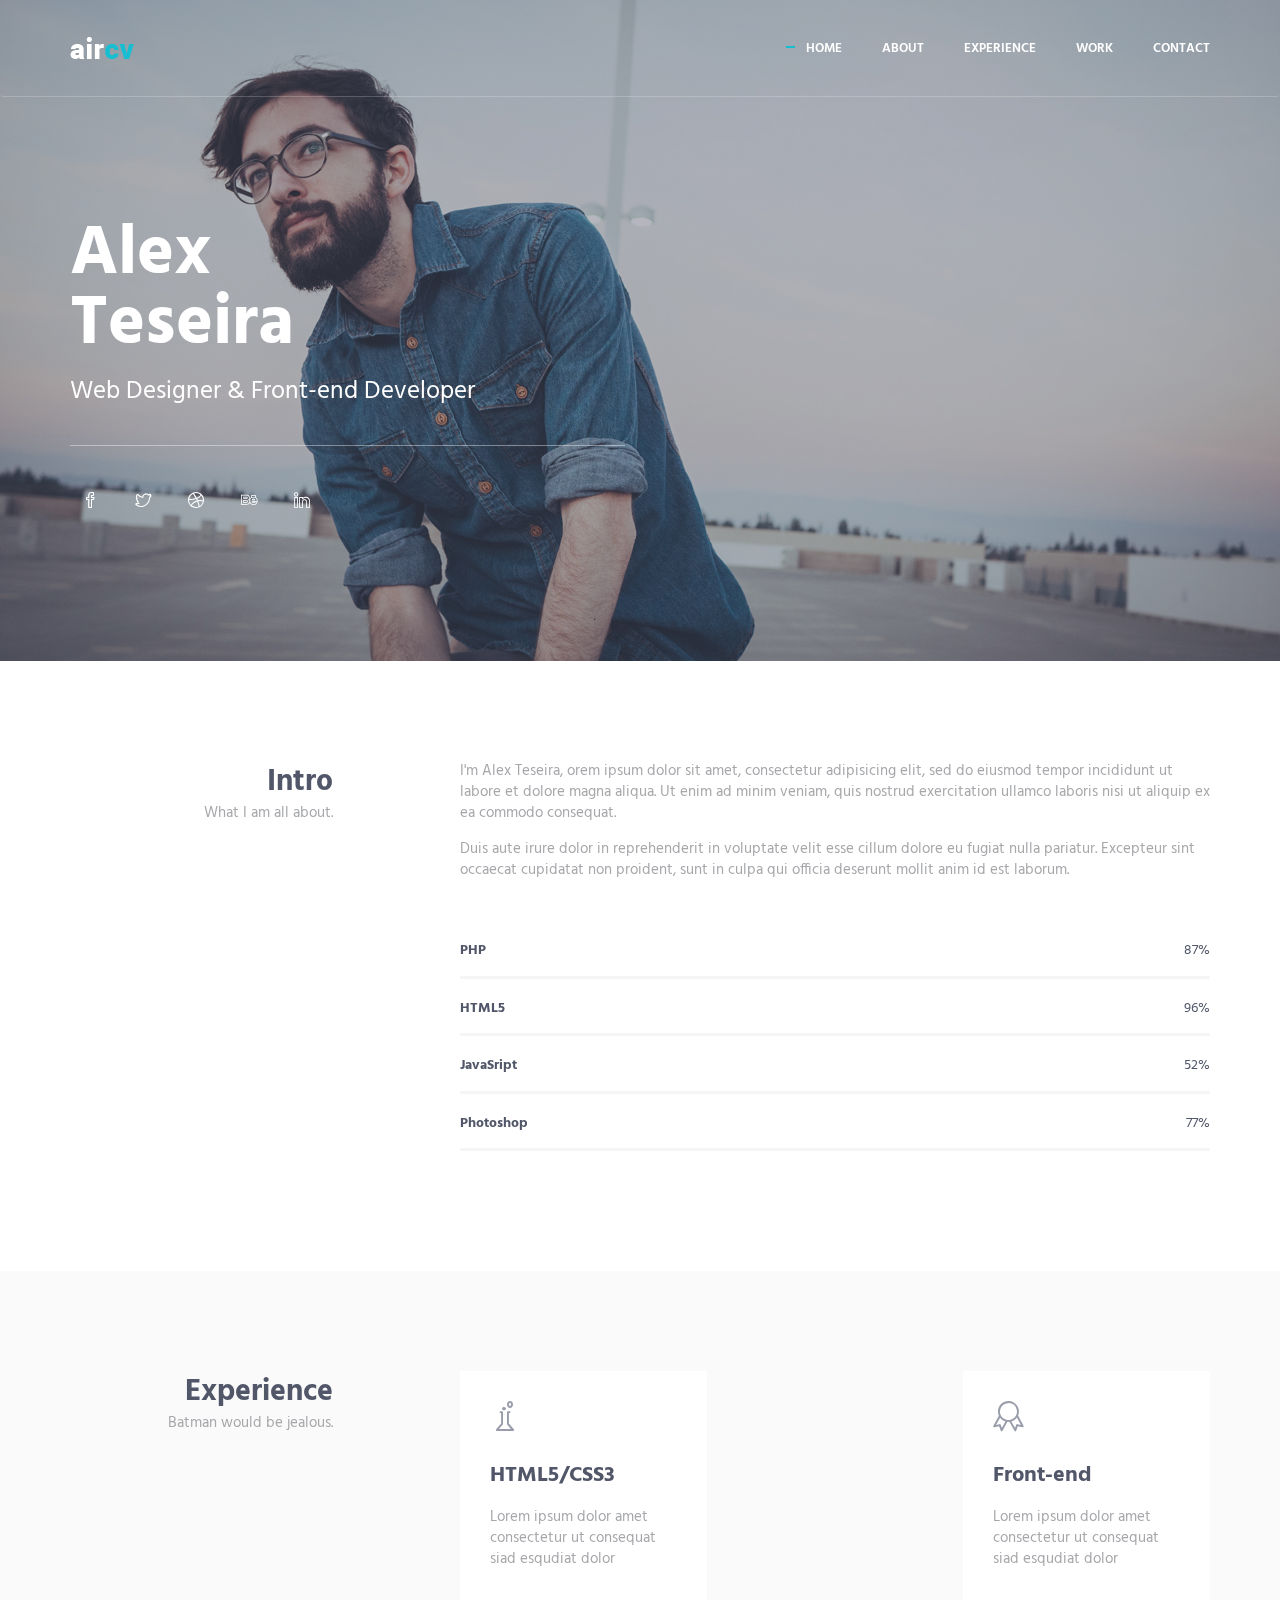
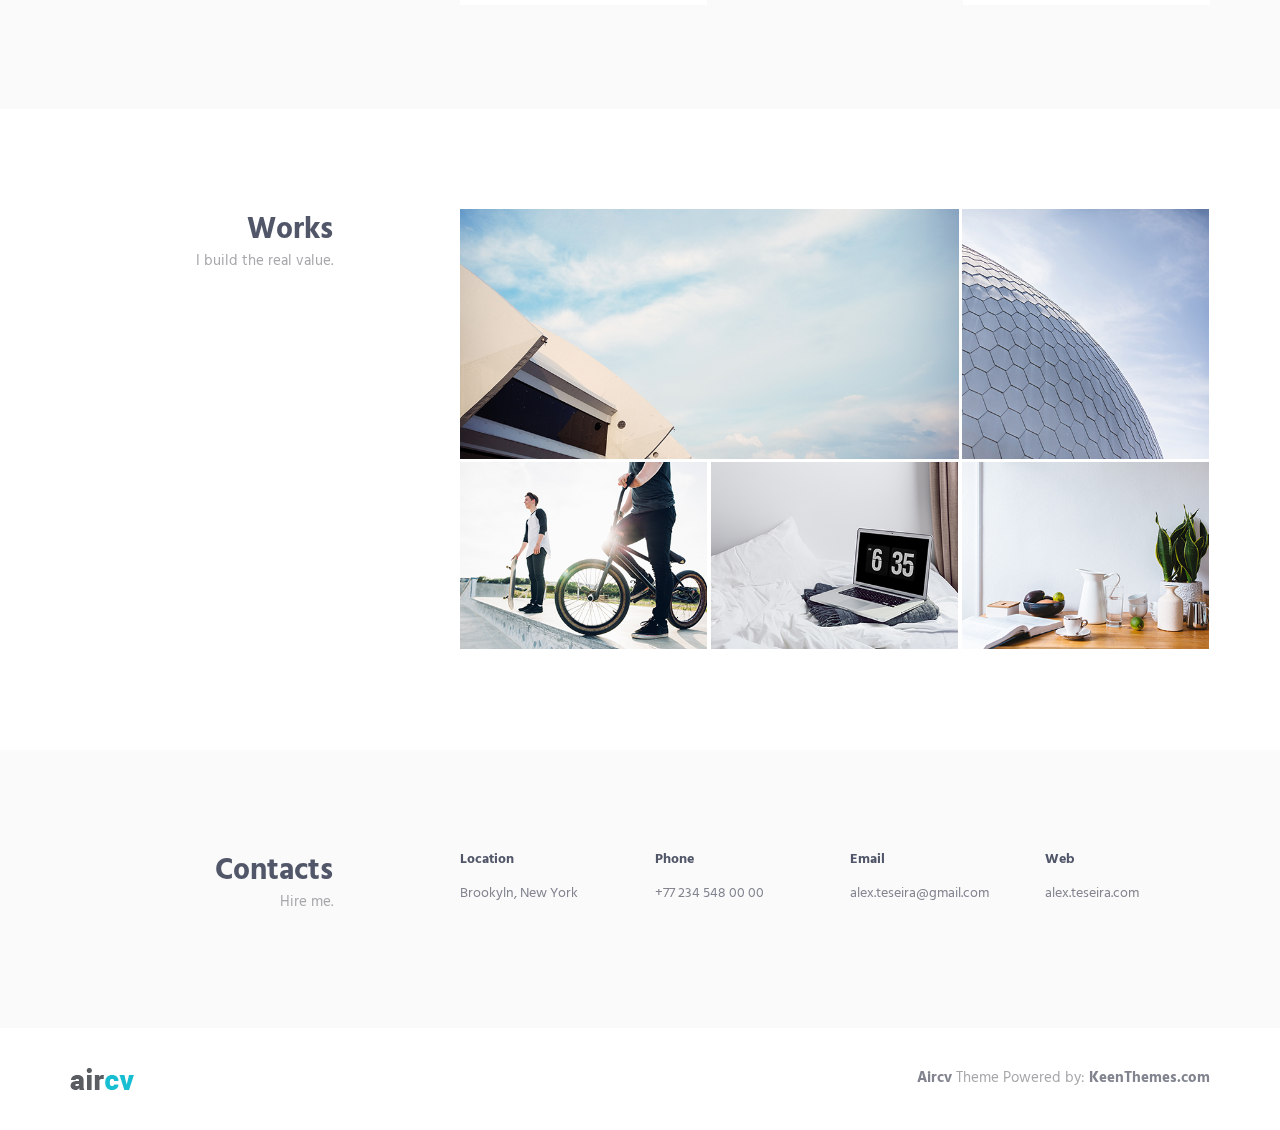
<file: portfolio/index.html>
<!DOCTYPE html>
<!-- ==============================
    Project:        Metronic "Aircv" Frontend Freebie - Responsive HTML Template Based On Twitter Bootstrap 3.3.4
    Version:        1.0
    Author:         KeenThemes
    Primary use:    Corporate, Business Themes.
    Email:          support@keenthemes.com
    Follow:         http://www.twitter.com/keenthemes
    Like:           http://www.facebook.com/keenthemes
    Website:        http://www.keenthemes.com
    Premium:        Premium Metronic Admin Theme: http://themeforest.net/item/metronic-responsive-admin-dashboard-template/4021469?ref=keenthemes
================================== -->
<html lang="en" class="no-js">
    <!-- BEGIN HEAD -->
    <head>
        <meta charset="utf-8"/>
        <title>Metronic "Aircv" Frontend Freebie</title>
        <meta http-equiv="X-UA-Compatible" content="IE=edge">
        <meta content="width=device-width, initial-scale=1" name="viewport"/>
        <meta content="" name="description"/>
        <meta content="" name="author"/>

        <!-- GLOBAL MANDATORY STYLES -->
        <link href="http://fonts.googleapis.com/css?family=Hind:300,400,500,600,700" rel="stylesheet" type="text/css">
        <link href="vendor/simple-line-icons/css/simple-line-icons.css" rel="stylesheet" type="text/css"/>
        <link href="vendor/bootstrap/css/bootstrap.min.css" rel="stylesheet" type="text/css"/>

        <!-- PAGE LEVEL PLUGIN STYLES -->
        <link href="css/animate.css" rel="stylesheet">

        <!-- THEME STYLES -->
        <link href="css/layout.min.css" rel="stylesheet" type="text/css"/>

        <!-- Favicon -->
        <link rel="shortcut icon" href="favicon.ico"/>
    </head>
    <!-- END HEAD -->

    <!-- BODY -->
    <body id="body" data-spy="scroll" data-target=".header">

        <!--========== HEADER ==========-->
        <header class="header navbar-fixed-top">
            <!-- Navbar -->
            <nav class="navbar" role="navigation">
                <div class="container">
                    <!-- Brand and toggle get grouped for better mobile display -->
                    <div class="menu-container js_nav-item">
                        <button type="button" class="navbar-toggle" data-toggle="collapse" data-target=".nav-collapse">
                            <span class="sr-only">Toggle navigation</span>
                            <span class="toggle-icon"></span>
                        </button>

                        <!-- Logo -->
                        <div class="logo">
                            <a class="logo-wrap" href="../index.html">
                                <img class="logo-img logo-img-main" src="img/logo.png" alt="Asentus Logo">
                                <img class="logo-img logo-img-active" src="img/logo-dark.png" alt="Asentus Logo">
                            </a>
                        </div>
                        <!-- End Logo -->
                    </div>

                    <!-- Collect the nav links, forms, and other content for toggling -->
                    <div class="collapse navbar-collapse nav-collapse">
                        <div class="menu-container">
                            <ul class="nav navbar-nav navbar-nav-right">
                                <li class="js_nav-item nav-item"><a class="nav-item-child nav-item-hover" href="#body">Home</a></li>
                                <li class="js_nav-item nav-item"><a class="nav-item-child nav-item-hover" href="#about">About</a></li>
                                <li class="js_nav-item nav-item"><a class="nav-item-child nav-item-hover" href="#experience">Experience</a></li>
                                <li class="js_nav-item nav-item"><a class="nav-item-child nav-item-hover" href="#work">Work</a></li>
                                <li class="js_nav-item nav-item"><a class="nav-item-child nav-item-hover" href="#contact">Contact</a></li>
                            </ul>
                        </div>
                    </div>
                    <!-- End Navbar Collapse -->
                </div>
            </nav>
            <!-- Navbar -->
        </header>
        <!--========== END HEADER ==========-->

        <!--========== SLIDER ==========-->
        <div class="promo-block parallax-window" data-parallax="scroll" data-image-src="img/1920x1080/01.jpg">
            <div class="container">
                <div class="row">
                    <div class="col-sm-6">
                        <div class="promo-block-divider">
                            <h1 class="promo-block-title">Alex <br/> Teseira</h1>
                            <p class="promo-block-text">Web Designer &amp; Front-end Developer</p>
                        </div>
                        <ul class="list-inline">
                            <li><a href="#" class="social-icons"><i class="icon-social-facebook"></i></a></li>
                            <li><a href="#" class="social-icons"><i class="icon-social-twitter"></i></a></li>
                            <li><a href="#" class="social-icons"><i class="icon-social-dribbble"></i></a></li>
                            <li><a href="#" class="social-icons"><i class="icon-social-behance"></i></a></li>
                            <li><a href="#" class="social-icons"><i class="icon-social-linkedin"></i></a></li>
                        </ul>
                    </div>
                </div>
                <!--// end row -->
            </div>
        </div>
        <!--========== SLIDER ==========-->

        <!--========== PAGE LAYOUT ==========-->
        <!-- About -->
        <div id="about">
            <div class="container content-lg">
                <div class="row">
                    <div class="col-sm-3 sm-margin-b-30">
                        <div class="text-right sm-text-left">
                            <h2 class="margin-b-0">Intro</h2>
                            <p>What I am all about.</p>
                        </div>
                    </div>
                    <div class="col-sm-8 col-sm-offset-1">
                        <div class="margin-b-60">
                            <p>I'm Alex Teseira, orem ipsum dolor sit amet, consectetur adipisicing elit, sed do eiusmod tempor incididunt ut labore et dolore magna aliqua. Ut enim ad minim veniam, quis nostrud exercitation ullamco laboris nisi ut aliquip ex ea commodo consequat.</p>
                            <p>Duis aute irure dolor in reprehenderit in voluptate velit esse cillum dolore eu fugiat nulla pariatur. Excepteur sint occaecat cupidatat non proident, sunt in culpa qui officia deserunt mollit anim id est laborum.</p>
                        </div>

                        <!-- Progress Box -->
                        <div class="progress-box">
                            <h5>PHP <span class="color-heading pull-right">87%</span></h5>
                            <div class="progress">
                                <div class="progress-bar bg-color-base" role="progressbar" data-width="87"></div>
                            </div>
                        </div>
                        <div class="progress-box">
                            <h5>HTML5 <span class="color-heading pull-right">96%</span></h5>
                            <div class="progress">
                                <div class="progress-bar bg-color-base" role="progressbar" data-width="96"></div>
                            </div>
                        </div>
                        <div class="progress-box">
                            <h5>JavaSript <span class="color-heading pull-right">52%</span></h5>
                            <div class="progress">
                                <div class="progress-bar bg-color-base" role="progressbar" data-width="52"></div>
                            </div>
                        </div>
                        <div class="progress-box">
                            <h5>Photoshop <span class="color-heading pull-right">77%</span></h5>
                            <div class="progress">
                                <div class="progress-bar bg-color-base" role="progressbar" data-width="77"></div>
                            </div>
                        </div>
                        <!-- End Progress Box -->
                    </div>
                </div>
                <!--// end row -->
            </div>
        </div>
        <!-- End About -->

        <!-- Experience -->
        <div id="experience">
            <div class="bg-color-sky-light" data-auto-height="true">
                <div class="container content-lg">
                    <div class="row">
                        <div class="col-sm-3 sm-margin-b-30">
                            <div class="text-right sm-text-left">
                                <h2 class="margin-b-0">Experience</h2>
                                <p>Batman would be jealous.</p>
                            </div>
                        </div>
                        <div class="col-sm-8 col-sm-offset-1">
                            <div class="row row-space-2 margin-b-4">
                                <div class="col-md-4 md-margin-b-4">
                                    <div class="service" data-height="height">
                                        <div class="service-element">
                                            <i class="service-icon icon-chemistry"></i>
                                        </div>
                                        <div class="service-info">
                                            <h3>HTML5/CSS3</h3>
                                            <p class="margin-b-5">Lorem ipsum dolor amet consectetur ut consequat siad esqudiat dolor</p>
                                        </div>
                                        <a href="#" class="content-wrapper-link"></a>    
                                    </div>
                                </div>
                                <div class="col-md-4 md-margin-b-4">
                                    <div class="service bg-color-base wow zoomIn" data-height="height" data-wow-duration=".3" data-wow-delay=".1s">
                                        <div class="service-element">
                                            <i class="service-icon color-white icon-screen-tablet"></i>
                                        </div>
                                        <div class="service-info">
                                            <h3 class="color-white">Photoshop</h3>
                                            <p class="color-white margin-b-5">Lorem ipsum dolor amet consectetur ut consequat siad esqudiat dolor</p>
                                        </div>
                                        <a href="#" class="content-wrapper-link"></a>    
                                    </div>
                                </div>
                                <div class="col-md-4">
                                    <div class="service" data-height="height">
                                        <div class="service-element">
                                            <i class="service-icon icon-badge"></i>
                                        </div>
                                        <div class="service-info">
                                            <h3>Front-end</h3>
                                            <p class="margin-b-5">Lorem ipsum dolor amet consectetur ut consequat siad esqudiat dolor</p>
                                        </div>
                                        <a href="#" class="content-wrapper-link"></a>    
                                    </div>
                                </div>
                            </div>
                            <!--// end row -->
                        </div>
                    </div>
                    <!--// end row -->
                </div>
            </div>
        </div>
        <!-- End Experience -->

        <!-- Work -->
        <div id="work">
            <div class="container content-lg">
                <div class="row">
                    <div class="col-sm-3 sm-margin-b-30">
                        <div class="text-right sm-text-left">
                            <h2 class="margin-b-0">Works</h2>
                            <p>I build the real value.</p>
                        </div>
                    </div>
                    <div class="col-sm-8 col-sm-offset-1">
                        <!-- Masonry Grid -->
                        <div class="masonry-grid row row-space-2">
                            <div class="masonry-grid-sizer col-xs-6 col-sm-6 col-md-1"></div>
                            <div class="masonry-grid-item col-xs-12 col-sm-6 col-md-8 margin-b-4">
                                <!-- Work -->
                                <div class="work work-popup-trigger">
                                    <div class="work-overlay">
                                        <img class="full-width img-responsive" src="img/800x400/01.jpg" alt="Portfolio Image">
                                    </div>
                                    <div class="work-popup-overlay">
                                        <div class="work-popup-content">
                                            <a href="javascript:void(0);" class="work-popup-close">Hide</a>
                                            <div class="margin-b-30">
                                                <h3 class="margin-b-5">Art Of Coding</h3>
                                                <span>Clean &amp; Minimalistic Design</span>
                                            </div>
                                            <div class="row">
                                                <div class="col-sm-8 work-popup-content-divider sm-margin-b-20">
                                                    <div class="margin-t-10 sm-margin-t-0">
                                                        <p>Duis aute irure dolor in reprehenderit in voluptate velit esse cillum dolore eu fugiat nulla pariatur. Excepteur sint occaecat cupidatat non proident, sunt in culpa qui officia deserunt mollit anim id est laborum.</p>
                                                        <p>Lorem ipsum dolor sit amet, consectetur adipisicing elit, sed do eiusmod tempor incididunt ut labore et dolore magna aliqua. Ut enim ad minim veniam, quis nostrud.</p>
                                                        <ul class="list-inline work-popup-tag">
                                                            <li class="work-popup-tag-item"><a class="work-popup-tag-link" href="#">Design,</a></li>
                                                            <li class="work-popup-tag-item"><a class="work-popup-tag-link" href="#">Coding,</a></li>
                                                            <li class="work-popup-tag-item"><a class="work-popup-tag-link" href="#">Portfolio</a></li>
                                                        </ul>
                                                    </div>
                                                </div>
                                                <div class="col-sm-4">
                                                    <div class="margin-t-10 sm-margin-t-0">
                                                        <p class="margin-b-5"><strong>Project Leader:</strong> John Doe</p>
                                                        <p class="margin-b-5"><strong>Designer:</strong> Alisa Keys</p>
                                                        <p class="margin-b-5"><strong>Developer:</strong> Mark Doe</p>
                                                        <p class="margin-b-5"><strong>Customer:</strong> Keenthemes</p>
                                                    </div>
                                                </div>
                                            </div>
                                        </div>
                                    </div>
                                </div>
                                <!-- End Work -->
                            </div>
                            <div class="masonry-grid-item col-xs-12 col-sm-6 col-md-4 margin-b-4">
                                <!-- Work -->
                                <div class="work work-popup-trigger">
                                    <div class="work-overlay">
                                        <img class="full-width img-responsive" src="img/397x400/01.jpg" alt="Portfolio Image">
                                    </div>
                                    <div class="work-popup-overlay">
                                        <div class="work-popup-content">
                                            <a href="javascript:void(0);" class="work-popup-close">Hide</a>
                                            <div class="margin-b-30">
                                                <h3 class="margin-b-5">Art Of Coding</h3>
                                                <span>Clean &amp; Minimalistic Design</span>
                                            </div>
                                            <div class="row">
                                                <div class="col-sm-8 work-popup-content-divider sm-margin-b-20">
                                                    <div class="margin-t-10 sm-margin-t-0">
                                                        <p>Duis aute irure dolor in reprehenderit in voluptate velit esse cillum dolore eu fugiat nulla pariatur. Excepteur sint occaecat cupidatat non proident, sunt in culpa qui officia deserunt mollit anim id est laborum.</p>
                                                        <p>Lorem ipsum dolor sit amet, consectetur adipisicing elit, sed do eiusmod tempor incididunt ut labore et dolore magna aliqua. Ut enim ad minim veniam, quis nostrud.</p>
                                                        <ul class="list-inline work-popup-tag">
                                                            <li class="work-popup-tag-item"><a class="work-popup-tag-link" href="#">Design,</a></li>
                                                            <li class="work-popup-tag-item"><a class="work-popup-tag-link" href="#">Coding,</a></li>
                                                            <li class="work-popup-tag-item"><a class="work-popup-tag-link" href="#">Portfolio</a></li>
                                                        </ul>
                                                    </div>
                                                </div>
                                                <div class="col-sm-4">
                                                    <div class="margin-t-10 sm-margin-t-0">
                                                        <p class="margin-b-5"><strong>Project Leader:</strong> John Doe</p>
                                                        <p class="margin-b-5"><strong>Designer:</strong> Alisa Keys</p>
                                                        <p class="margin-b-5"><strong>Developer:</strong> Mark Doe</p>
                                                        <p class="margin-b-5"><strong>Customer:</strong> Keenthemes</p>
                                                    </div>
                                                </div>
                                            </div>
                                        </div>
                                    </div>
                                </div>
                                <!-- End Work -->
                            </div>
                            <div class="masonry-grid-item col-xs-12 col-sm-6 col-md-4 md-margin-b-4">
                                <!-- Work -->
                                <div class="work work-popup-trigger">
                                    <div class="work-overlay">
                                        <img class="full-width img-responsive" src="img/397x300/01.jpg" alt="Portfolio Image">
                                    </div>
                                    <div class="work-popup-overlay">
                                        <div class="work-popup-content">
                                            <a href="javascript:void(0);" class="work-popup-close">Hide</a>
                                            <div class="margin-b-30">
                                                <h3 class="margin-b-5">Art Of Coding</h3>
                                                <span>Clean &amp; Minimalistic Design</span>
                                            </div>
                                            <div class="row">
                                                <div class="col-sm-8 work-popup-content-divider sm-margin-b-20">
                                                    <div class="margin-t-10 sm-margin-t-0">
                                                        <p>Duis aute irure dolor in reprehenderit in voluptate velit esse cillum dolore eu fugiat nulla pariatur. Excepteur sint occaecat cupidatat non proident, sunt in culpa qui officia deserunt mollit anim id est laborum.</p>
                                                        <p>Lorem ipsum dolor sit amet, consectetur adipisicing elit, sed do eiusmod tempor incididunt ut labore et dolore magna aliqua. Ut enim ad minim veniam, quis nostrud.</p>
                                                        <ul class="list-inline work-popup-tag">
                                                            <li class="work-popup-tag-item"><a class="work-popup-tag-link" href="#">Design,</a></li>
                                                            <li class="work-popup-tag-item"><a class="work-popup-tag-link" href="#">Coding,</a></li>
                                                            <li class="work-popup-tag-item"><a class="work-popup-tag-link" href="#">Portfolio</a></li>
                                                        </ul>
                                                    </div>
                                                </div>
                                                <div class="col-sm-4">
                                                    <div class="margin-t-10 sm-margin-t-0">
                                                        <p class="margin-b-5"><strong>Project Leader:</strong> John Doe</p>
                                                        <p class="margin-b-5"><strong>Designer:</strong> Alisa Keys</p>
                                                        <p class="margin-b-5"><strong>Developer:</strong> Mark Doe</p>
                                                        <p class="margin-b-5"><strong>Customer:</strong> Keenthemes</p>
                                                    </div>
                                                </div>
                                            </div>
                                        </div>
                                    </div>
                                </div>
                                <!-- End Work -->
                            </div>
                            <div class="masonry-grid-item col-xs-12 col-sm-6 col-md-4 md-margin-b-4">
                                <!-- Work -->
                                <div class="work work-popup-trigger">
                                    <div class="work-overlay">
                                        <img class="full-width img-responsive" src="img/397x300/02.jpg" alt="Portfolio Image">
                                    </div>
                                    <div class="work-popup-overlay">
                                        <div class="work-popup-content">
                                            <a href="javascript:void(0);" class="work-popup-close">Hide</a>
                                            <div class="margin-b-30">
                                                <h3 class="margin-b-5">Art Of Coding</h3>
                                                <span>Clean &amp; Minimalistic Design</span>
                                            </div>
                                            <div class="row">
                                                <div class="col-sm-8 work-popup-content-divider sm-margin-b-20">
                                                    <div class="margin-t-10 sm-margin-t-0">
                                                        <p>Duis aute irure dolor in reprehenderit in voluptate velit esse cillum dolore eu fugiat nulla pariatur. Excepteur sint occaecat cupidatat non proident, sunt in culpa qui officia deserunt mollit anim id est laborum.</p>
                                                        <p>Lorem ipsum dolor sit amet, consectetur adipisicing elit, sed do eiusmod tempor incididunt ut labore et dolore magna aliqua. Ut enim ad minim veniam, quis nostrud.</p>
                                                        <ul class="list-inline work-popup-tag">
                                                            <li class="work-popup-tag-item"><a class="work-popup-tag-link" href="#">Design,</a></li>
                                                            <li class="work-popup-tag-item"><a class="work-popup-tag-link" href="#">Coding,</a></li>
                                                            <li class="work-popup-tag-item"><a class="work-popup-tag-link" href="#">Portfolio</a></li>
                                                        </ul>
                                                    </div>
                                                </div>
                                                <div class="col-sm-4">
                                                    <div class="margin-t-10 sm-margin-t-0">
                                                        <p class="margin-b-5"><strong>Project Leader:</strong> John Doe</p>
                                                        <p class="margin-b-5"><strong>Designer:</strong> Alisa Keys</p>
                                                        <p class="margin-b-5"><strong>Developer:</strong> Mark Doe</p>
                                                        <p class="margin-b-5"><strong>Customer:</strong> Keenthemes</p>
                                                    </div>
                                                </div>
                                            </div>
                                        </div>
                                    </div>
                                </div>
                                <!-- End Work -->
                            </div>
                            <div class="masonry-grid-item col-xs-12 col-sm-6 col-md-4">
                                <!-- Work -->
                                <div class="work work-popup-trigger">
                                    <div class="work-overlay">
                                        <img class="full-width img-responsive" src="img/397x300/03.jpg" alt="Portfolio Image">
                                    </div>
                                    <div class="work-popup-overlay">
                                        <div class="work-popup-content">
                                            <a href="javascript:void(0);" class="work-popup-close">Hide</a>
                                            <div class="margin-b-30">
                                                <h3 class="margin-b-5">Art Of Coding</h3>
                                                <span>Clean &amp; Minimalistic Design</span>
                                            </div>
                                            <div class="row">
                                                <div class="col-sm-8 work-popup-content-divider sm-margin-b-20">
                                                    <div class="margin-t-10 sm-margin-t-0">
                                                        <p>Duis aute irure dolor in reprehenderit in voluptate velit esse cillum dolore eu fugiat nulla pariatur. Excepteur sint occaecat cupidatat non proident, sunt in culpa qui officia deserunt mollit anim id est laborum.</p>
                                                        <p>Lorem ipsum dolor sit amet, consectetur adipisicing elit, sed do eiusmod tempor incididunt ut labore et dolore magna aliqua. Ut enim ad minim veniam, quis nostrud.</p>
                                                        <ul class="list-inline work-popup-tag">
                                                            <li class="work-popup-tag-item"><a class="work-popup-tag-link" href="#">Design,</a></li>
                                                            <li class="work-popup-tag-item"><a class="work-popup-tag-link" href="#">Coding,</a></li>
                                                            <li class="work-popup-tag-item"><a class="work-popup-tag-link" href="#">Portfolio</a></li>
                                                        </ul>
                                                    </div>
                                                </div>
                                                <div class="col-sm-4">
                                                    <div class="margin-t-10 sm-margin-t-0">
                                                        <p class="margin-b-5"><strong>Project Leader:</strong> John Doe</p>
                                                        <p class="margin-b-5"><strong>Designer:</strong> Alisa Keys</p>
                                                        <p class="margin-b-5"><strong>Developer:</strong> Mark Doe</p>
                                                        <p class="margin-b-5"><strong>Customer:</strong> Keenthemes</p>
                                                    </div>
                                                </div>
                                            </div>
                                        </div>
                                    </div>
                                </div>
                                <!-- End Work -->
                            </div>
                        </div>
                        <!-- End Masonry Grid -->
                    </div>
                </div>
                <!--// end row -->
            </div>
        </div>
        <!-- End Work -->
            
        <!-- Contact -->
        <div id="contact">
            <div class="bg-color-sky-light">
                <div class="container content-lg">
                    <div class="row">
                        <div class="col-sm-3 sm-margin-b-30">
                            <div class="text-right sm-text-left">
                                <h2 class="margin-b-0">Contacts</h2>
                                <p>Hire me.</p>
                            </div>
                        </div>
                        <div class="col-sm-8 col-sm-offset-1">
                            <div class="row">
                                <div class="col-md-3 col-xs-6 md-margin-b-30">
                                    <h5>Location</h5>
                                    <a href="#">Brookyln, New York</a>
                                </div>
                                <div class="col-md-3 col-xs-6 md-margin-b-30">
                                    <h5>Phone</h5>
                                    <a href="#">+77 234 548 00 00</a>
                                </div>
                                <div class="col-md-3 col-xs-6">
                                    <h5>Email</h5>
                                    <a href="mailto:#">alex.teseira@gmail.com</a>
                                </div>
                                <div class="col-md-3 col-xs-6">
                                    <h5>Web</h5>
                                    <a href="#">alex.teseira.com</a>
                                </div>
                            </div>
                        </div>
                    </div>
                    <!--// end row -->
                </div>
            </div>
        </div>
        <!-- End Contact -->
        <!--========== END PAGE LAYOUT ==========-->

        <!--========== FOOTER ==========-->
        <footer class="footer">
            <div class="content container">
                <div class="row">
                    <div class="col-xs-6">
                        <img class="footer-logo" src="img/logo-dark.png" alt="Aircv Logo">
                    </div>
                    <div class="col-xs-6 text-right sm-text-left">
                        <p class="margin-b-0"><a class="fweight-700" href="http://keenthemes.com/preview/aircv/">Aircv</a> Theme Powered by: <a class="fweight-700" href="http://www.keenthemes.com/">KeenThemes.com</a></p>
                    </div>
                </div>
                <!--// end row -->
            </div>
        </footer>
        <!--========== END FOOTER ==========-->

        <!-- Back To Top -->
        <a href="javascript:void(0);" class="js-back-to-top back-to-top">Top</a>

        <!-- JAVASCRIPTS(Load javascripts at bottom, this will reduce page load time) -->
        <!-- CORE PLUGINS -->
        <script src="vendor/jquery.min.js" type="text/javascript"></script>
        <script src="vendor/jquery-migrate.min.js" type="text/javascript"></script>
        <script src="vendor/bootstrap/js/bootstrap.min.js" type="text/javascript"></script>

        <!-- PAGE LEVEL PLUGINS -->
        <script src="vendor/jquery.easing.js" type="text/javascript"></script>
        <script src="vendor/jquery.back-to-top.js" type="text/javascript"></script>
        <script src="vendor/jquery.smooth-scroll.js" type="text/javascript"></script>
        <script src="vendor/jquery.wow.min.js" type="text/javascript"></script>
        <script src="vendor/jquery.parallax.min.js" type="text/javascript"></script>
        <script src="vendor/jquery.appear.js" type="text/javascript"></script>
        <script src="vendor/masonry/jquery.masonry.pkgd.min.js" type="text/javascript"></script>
        <script src="vendor/masonry/imagesloaded.pkgd.min.js" type="text/javascript"></script>

        <!-- PAGE LEVEL SCRIPTS -->
        <script src="js/layout.min.js" type="text/javascript"></script>
        <script src="js/components/progress-bar.min.js" type="text/javascript"></script>
        <script src="js/components/masonry.min.js" type="text/javascript"></script>
        <script src="js/components/wow.min.js" type="text/javascript"></script>

    </body>
    <!-- END BODY -->
</html>
</file>
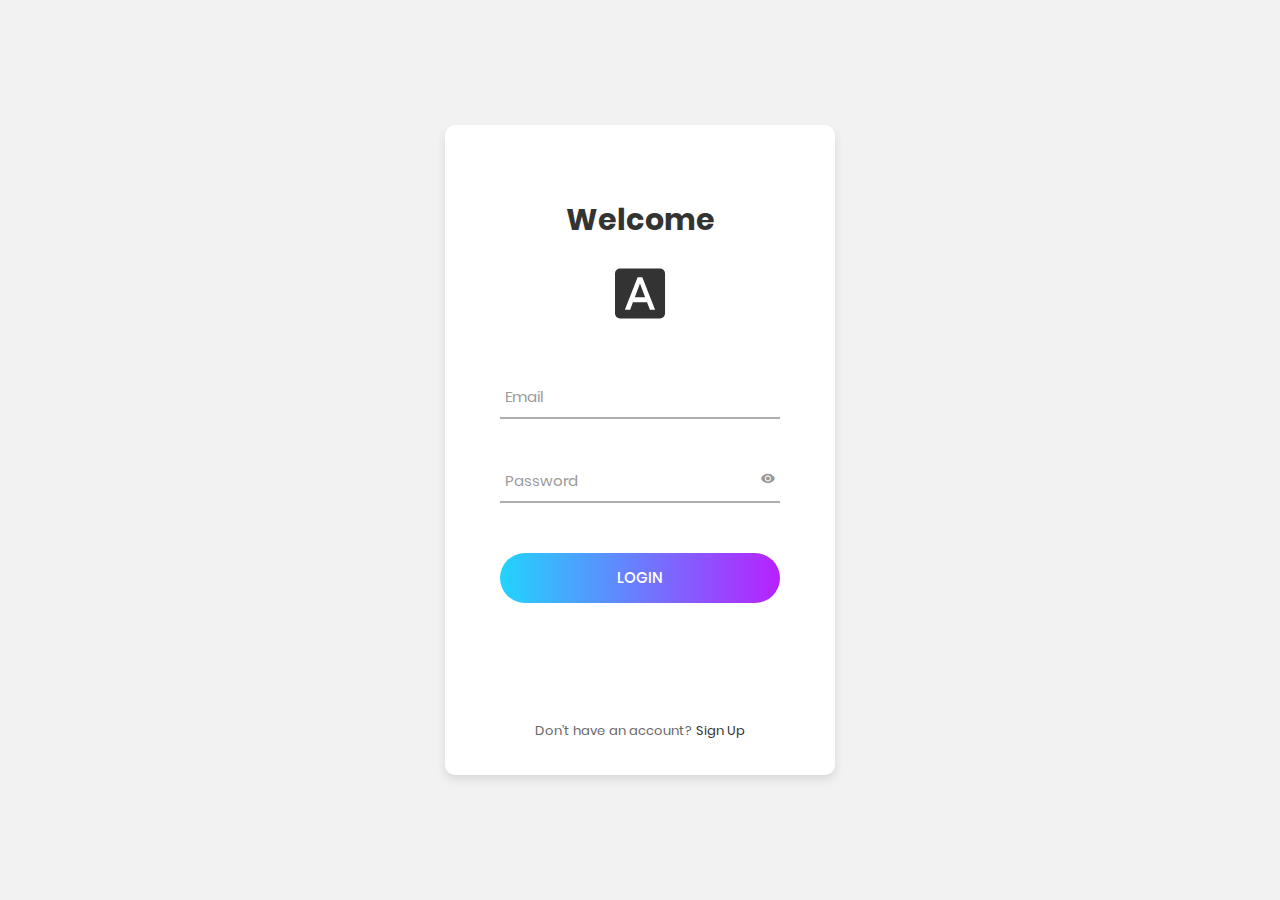
<file: login.html>
<!DOCTYPE html>
<html lang="en">
<head>
	<title>Login</title>
	<meta charset="UTF-8">
	<meta name="viewport" content="width=device-width, initial-scale=1">
<!--===============================================================================================-->	
	<link rel="icon" type="image/png" href="login/images/icons/favicon.ico"/>
<!--===============================================================================================-->
	<link rel="stylesheet" type="text/css" href="login/vendor/bootstrap/css/bootstrap.min.css">
<!--===============================================================================================-->
	<link rel="stylesheet" type="text/css" href="login/fonts/font-awesome-4.7.0/css/font-awesome.min.css">
<!--===============================================================================================-->
	<link rel="stylesheet" type="text/css" href="login/fonts/iconic/css/material-design-iconic-font.min.css">
<!--===============================================================================================-->
	<link rel="stylesheet" type="text/css" href="login/vendor/animate/animate.css">
<!--===============================================================================================-->	
	<link rel="stylesheet" type="text/css" href="login/vendor/css-hamburgers/hamburgers.min.css">
<!--===============================================================================================-->
	<link rel="stylesheet" type="text/css" href="login/vendor/animsition/css/animsition.min.css">
<!--===============================================================================================-->
	<link rel="stylesheet" type="text/css" href="login/vendor/select2/select2.min.css">
<!--===============================================================================================-->	
	<link rel="stylesheet" type="text/css" href="login/vendor/daterangepicker/daterangepicker.css">
<!--===============================================================================================-->
	<link rel="stylesheet" type="text/css" href="login/css/util.css">
	<link rel="stylesheet" type="text/css" href="login/css/main.css">
<!--===============================================================================================-->
</head>
<body>
	
	<div class="limiter">
		<div class="container-login100">
			<div class="wrap-login100">
				<form class="login100-form validate-form">
					<a href="index.html">
					<span class="login100-form-title p-b-26">
						Welcome
					</span>
					<span class="login100-form-title p-b-48">
						<i class="zmdi zmdi-font"></i>
					</span>

					<div class="wrap-input100 validate-input" data-validate = "Valid email is: a@b.c">
						<input class="input100" type="text" name="email">
						<span class="focus-input100" data-placeholder="Email"></span>
					</div>

					<div class="wrap-input100 validate-input" data-validate="Enter password">
						<span class="btn-show-pass">
							<i class="zmdi zmdi-eye"></i>
						</span>
						<input class="input100" type="password" name="pass">
						<span class="focus-input100" data-placeholder="Password"></span>
					</div>

					<div class="container-login100-form-btn">
						<div class="wrap-login100-form-btn">
							<div class="login100-form-bgbtn"></div>
							<button class="login100-form-btn">
								Login
							</button>
						</div>
					</div>

					<div class="text-center p-t-115">
						<span class="txt1">
							Don’t have an account?
						</span>

						<a class="txt2" href="reg.html">
							Sign Up
						</a>
					</div>
				</form>
			</div>
		</div>
	</div>
	

	<div id="dropDownSelect1"></div>
	
<!--===============================================================================================-->
	<script src="login/vendor/jquery/jquery-3.2.1.min.js"></script>
<!--===============================================================================================-->
	<script src="login/vendor/animsition/js/animsition.min.js"></script>
<!--===============================================================================================-->
	<script src="login/vendor/bootstrap/js/popper.js"></script>
	<script src="login/vendor/bootstrap/js/bootstrap.min.js"></script>
<!--===============================================================================================-->
	<script src="login/vendor/select2/select2.min.js"></script>
<!--===============================================================================================-->
	<script src="login/vendor/daterangepicker/moment.min.js"></script>
	<script src="login/vendor/daterangepicker/daterangepicker.js"></script>
<!--===============================================================================================-->
	<script src="login/vendor/countdowntime/countdowntime.js"></script>
<!--===============================================================================================-->
	<script src="login/js/main.js"></script>

</body>
</html>
</file>
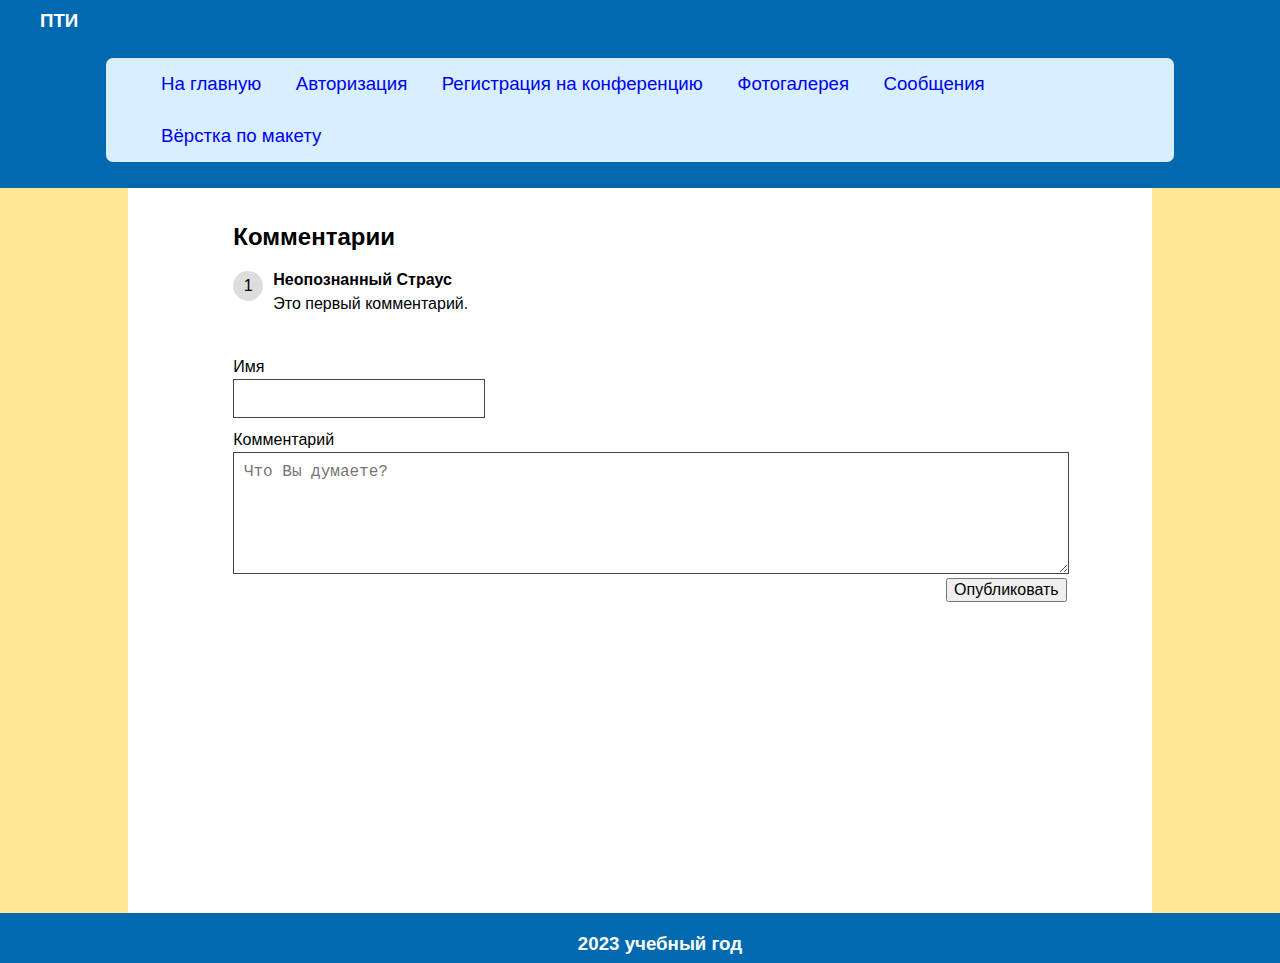
<file: messages.html>
<!DOCTYPE html>
<html>
<head>       
    <!-- Задаем заголовок документа -->
    <title>
        Сообщения
    </title>
    <!-- Определяем кодировку символов документа -->
    <meta charset="UTF-8">
    <!-- Информаци для поисковых машин -->
    <meta name="description" content="Описание содержимого страницы">
    <meta name="keywords" content="Ключевые слова через запятую">  
    <!-- область просмотра в адаптивном дизайне -->
    <meta name="viewport" content="width=device-width, initial-scale=1">
 
<!-- Подключаем внешнюю таблицу стилей -->	
 <link rel="stylesheet" type="text/css" href="style_mess.css"> 
 
 <!-- Подключаем сценарии -->
 <script src="enhanced.js"></script>
 <!--  В <head> нашей страницы добавим тест, 
     отсекающий браузеры, которые не поддерживают улучшения.
    Код взят с этого сайта: https://medium.com/web-standards/%D1%83%D0%BB%D1%83%D1%87%D1%88%D0%B5%D0%BD%D0%B8%D0%B5-%D1%84%D0%BE%D1%80%D0%BC%D1%8B-%D0%BA%D0%BE%D0%BC%D0%BC%D0%B5%D0%BD%D1%82%D0%B0%D1%80%D0%B8%D0%B5%D0%B2-7b2ad80f0340-->
 <script>
    if( 'visibilityState' in document ){
        (function( w ){
            var loadJS = function( src, cb ){
                "use strict";
                var ref = w.document.getElementsByTagName( "script" )[ 0 ];
                var script = w.document.createElement( "script" );
                script.src = src;
                script.async = true;
                ref.parentNode.insertBefore( script, ref );
                if (cb && typeof(cb) === "function") {
                    script.onload = cb;
                }
                return script;
            };
            // Подключаем loadJS
            if( typeof module !== "undefined" ){
                module.exports = loadJS;
            }
            else {
                w.loadJS = loadJS;
            }
        }( typeof global !== "undefined" ? global : this ));

        // Этот браузер всё сможет, давайте ещё улучшим интерфейс!
        var docElem = window.document.documentElement;

        // Класс для улучшения интерфейса
        var enhancedClass = "enhanced";
        var enhancedScriptPath = "enhanced.js";

        // Добавляем класс улучшения
        function addClass(){
            docElem.className += " " + enhancedClass;
        }

        // Удаляем класс улучшения
        function removeClass(){
            docElem.className = docElem.className.replace( enhancedClass, " " );
        }

        // Давайте оптимистично улучшим
        addClass();

        // Подгружаем улучшенный JS-файл
        var script = loadJS( enhancedScriptPath );

        // Если скрипт не загрузился за 8 секунд, удаляем класс улучшения
        var fallback = setTimeout( removeClass, 8000 );

        // Когда скрипт загружается, отменяем таймер и добавляем класс снова, на всякий случай
        script.onload = function(){
            // Отменяем таймер фолбэка
            clearTimeout( fallback ); 
            // Добавляем этот класс на случай, если его уже удалили.
        // Этот запрос не отменить, он может прийти в любое время
            addClass();
        };
    }
</script>

 </head>
 <body>
 <!-- шапка документа -->
 <header>
    <h3>ПТИ</h3>
    <div class="container">
    <nav>
        <ul>
            <li><a href = "index.html">На главную</a></li>
            <li><a href = "login.html">Авторизация</a></li>
            <li><a href = "conf_reg.html">Регистрация на конференцию</a></li>
            <li><a href = "photo_gallery.html">Фотогалерея</a></li>
            <li><a href = "messages.html">Сообщения</a></li>
            <li><a href = "layout.html">Вёрстка по макету</a></li>
        </ul>
    </nav>
    </div>
</header>
<main>
    <div class="container container_mes">

    <h2>Комментарии</h2>

	<ol class="comments">
		<li>
			<h4>Неопознанный Страус</h4>
			<p>Это первый комментарий.</p>
		</li>
	</ol>

	<form action="./" method="post">
        <div class="name">
		<label for="name">Имя</label>
		<input type="text" name="name" id="name" required>
    </div>

		<label for="comment">Комментарий</label>
		<textarea required placeholder="Что Вы думаете?" name="comment" id="comment"></textarea>

		<button type="submit">Опубликовать</button>
	</form>
    </div>
</main>
<!--
<aside>
    Это боковая панель ;)
</aside> -->
<!-- подвал -->
<footer>
    
    <h3>2023 учебный год</h3>
    
</footer>
 </body>
 </html>
</file>
<file: portfolio/vendor/simple-line-icons/css/simple-line-icons.css>
@font-face {
  font-family: 'simple-line-icons';
  src: url('../fonts/Simple-Line-Icons.eot?v=2.3.2');
  src: url('../fonts/Simple-Line-Icons.eot?v=2.3.2#iefix') format('embedded-opentype'), url('../fonts/Simple-Line-Icons.woff2?v=2.3.2') format('woff2'), url('../fonts/Simple-Line-Icons.ttf?v=2.3.2') format('truetype'), url('../fonts/Simple-Line-Icons.woff?v=2.3.2') format('woff'), url('../fonts/Simple-Line-Icons.svg?v=2.3.2#simple-line-icons') format('svg');
  font-weight: normal;
  font-style: normal;
}
/*
 Use the following CSS code if you want to have a class per icon.
 Instead of a list of all class selectors, you can use the generic [class*="icon-"] selector, but it's slower:
*/
.icon-user,
.icon-people,
.icon-user-female,
.icon-user-follow,
.icon-user-following,
.icon-user-unfollow,
.icon-login,
.icon-logout,
.icon-emotsmile,
.icon-phone,
.icon-call-end,
.icon-call-in,
.icon-call-out,
.icon-map,
.icon-location-pin,
.icon-direction,
.icon-directions,
.icon-compass,
.icon-layers,
.icon-menu,
.icon-list,
.icon-options-vertical,
.icon-options,
.icon-arrow-down,
.icon-arrow-left,
.icon-arrow-right,
.icon-arrow-up,
.icon-arrow-up-circle,
.icon-arrow-left-circle,
.icon-arrow-right-circle,
.icon-arrow-down-circle,
.icon-check,
.icon-clock,
.icon-plus,
.icon-minus,
.icon-close,
.icon-exclamation,
.icon-organization,
.icon-trophy,
.icon-screen-smartphone,
.icon-screen-desktop,
.icon-plane,
.icon-notebook,
.icon-mustache,
.icon-mouse,
.icon-magnet,
.icon-energy,
.icon-disc,
.icon-cursor,
.icon-cursor-move,
.icon-crop,
.icon-chemistry,
.icon-speedometer,
.icon-shield,
.icon-screen-tablet,
.icon-magic-wand,
.icon-hourglass,
.icon-graduation,
.icon-ghost,
.icon-game-controller,
.icon-fire,
.icon-eyeglass,
.icon-envelope-open,
.icon-envelope-letter,
.icon-bell,
.icon-badge,
.icon-anchor,
.icon-wallet,
.icon-vector,
.icon-speech,
.icon-puzzle,
.icon-printer,
.icon-present,
.icon-playlist,
.icon-pin,
.icon-picture,
.icon-handbag,
.icon-globe-alt,
.icon-globe,
.icon-folder-alt,
.icon-folder,
.icon-film,
.icon-feed,
.icon-drop,
.icon-drawer,
.icon-docs,
.icon-doc,
.icon-diamond,
.icon-cup,
.icon-calculator,
.icon-bubbles,
.icon-briefcase,
.icon-book-open,
.icon-basket-loaded,
.icon-basket,
.icon-bag,
.icon-action-undo,
.icon-action-redo,
.icon-wrench,
.icon-umbrella,
.icon-trash,
.icon-tag,
.icon-support,
.icon-frame,
.icon-size-fullscreen,
.icon-size-actual,
.icon-shuffle,
.icon-share-alt,
.icon-share,
.icon-rocket,
.icon-question,
.icon-pie-chart,
.icon-pencil,
.icon-note,
.icon-loop,
.icon-home,
.icon-grid,
.icon-graph,
.icon-microphone,
.icon-music-tone-alt,
.icon-music-tone,
.icon-earphones-alt,
.icon-earphones,
.icon-equalizer,
.icon-like,
.icon-dislike,
.icon-control-start,
.icon-control-rewind,
.icon-control-play,
.icon-control-pause,
.icon-control-forward,
.icon-control-end,
.icon-volume-1,
.icon-volume-2,
.icon-volume-off,
.icon-calendar,
.icon-bulb,
.icon-chart,
.icon-ban,
.icon-bubble,
.icon-camrecorder,
.icon-camera,
.icon-cloud-download,
.icon-cloud-upload,
.icon-envelope,
.icon-eye,
.icon-flag,
.icon-heart,
.icon-info,
.icon-key,
.icon-link,
.icon-lock,
.icon-lock-open,
.icon-magnifier,
.icon-magnifier-add,
.icon-magnifier-remove,
.icon-paper-clip,
.icon-paper-plane,
.icon-power,
.icon-refresh,
.icon-reload,
.icon-settings,
.icon-star,
.icon-symbol-female,
.icon-symbol-male,
.icon-target,
.icon-credit-card,
.icon-paypal,
.icon-social-tumblr,
.icon-social-twitter,
.icon-social-facebook,
.icon-social-instagram,
.icon-social-linkedin,
.icon-social-pinterest,
.icon-social-github,
.icon-social-google,
.icon-social-reddit,
.icon-social-skype,
.icon-social-dribbble,
.icon-social-behance,
.icon-social-foursqare,
.icon-social-soundcloud,
.icon-social-spotify,
.icon-social-stumbleupon,
.icon-social-youtube,
.icon-social-dropbox {
  font-family: 'simple-line-icons';
  speak: none;
  font-style: normal;
  font-weight: normal;
  font-variant: normal;
  text-transform: none;
  line-height: 1;
  /* Better Font Rendering =========== */
  -webkit-font-smoothing: antialiased;
  -moz-osx-font-smoothing: grayscale;
}
.icon-user:before {
  content: "\e005";
}
.icon-people:before {
  content: "\e001";
}
.icon-user-female:before {
  content: "\e000";
}
.icon-user-follow:before {
  content: "\e002";
}
.icon-user-following:before {
  content: "\e003";
}
.icon-user-unfollow:before {
  content: "\e004";
}
.icon-login:before {
  content: "\e066";
}
.icon-logout:before {
  content: "\e065";
}
.icon-emotsmile:before {
  content: "\e021";
}
.icon-phone:before {
  content: "\e600";
}
.icon-call-end:before {
  content: "\e048";
}
.icon-call-in:before {
  content: "\e047";
}
.icon-call-out:before {
  content: "\e046";
}
.icon-map:before {
  content: "\e033";
}
.icon-location-pin:before {
  content: "\e096";
}
.icon-direction:before {
  content: "\e042";
}
.icon-directions:before {
  content: "\e041";
}
.icon-compass:before {
  content: "\e045";
}
.icon-layers:before {
  content: "\e034";
}
.icon-menu:before {
  content: "\e601";
}
.icon-list:before {
  content: "\e067";
}
.icon-options-vertical:before {
  content: "\e602";
}
.icon-options:before {
  content: "\e603";
}
.icon-arrow-down:before {
  content: "\e604";
}
.icon-arrow-left:before {
  content: "\e605";
}
.icon-arrow-right:before {
  content: "\e606";
}
.icon-arrow-up:before {
  content: "\e607";
}
.icon-arrow-up-circle:before {
  content: "\e078";
}
.icon-arrow-left-circle:before {
  content: "\e07a";
}
.icon-arrow-right-circle:before {
  content: "\e079";
}
.icon-arrow-down-circle:before {
  content: "\e07b";
}
.icon-check:before {
  content: "\e080";
}
.icon-clock:before {
  content: "\e081";
}
.icon-plus:before {
  content: "\e095";
}
.icon-minus:before {
  content: "\e615";
}
.icon-close:before {
  content: "\e082";
}
.icon-exclamation:before {
  content: "\e617";
}
.icon-organization:before {
  content: "\e616";
}
.icon-trophy:before {
  content: "\e006";
}
.icon-screen-smartphone:before {
  content: "\e010";
}
.icon-screen-desktop:before {
  content: "\e011";
}
.icon-plane:before {
  content: "\e012";
}
.icon-notebook:before {
  content: "\e013";
}
.icon-mustache:before {
  content: "\e014";
}
.icon-mouse:before {
  content: "\e015";
}
.icon-magnet:before {
  content: "\e016";
}
.icon-energy:before {
  content: "\e020";
}
.icon-disc:before {
  content: "\e022";
}
.icon-cursor:before {
  content: "\e06e";
}
.icon-cursor-move:before {
  content: "\e023";
}
.icon-crop:before {
  content: "\e024";
}
.icon-chemistry:before {
  content: "\e026";
}
.icon-speedometer:before {
  content: "\e007";
}
.icon-shield:before {
  content: "\e00e";
}
.icon-screen-tablet:before {
  content: "\e00f";
}
.icon-magic-wand:before {
  content: "\e017";
}
.icon-hourglass:before {
  content: "\e018";
}
.icon-graduation:before {
  content: "\e019";
}
.icon-ghost:before {
  content: "\e01a";
}
.icon-game-controller:before {
  content: "\e01b";
}
.icon-fire:before {
  content: "\e01c";
}
.icon-eyeglass:before {
  content: "\e01d";
}
.icon-envelope-open:before {
  content: "\e01e";
}
.icon-envelope-letter:before {
  content: "\e01f";
}
.icon-bell:before {
  content: "\e027";
}
.icon-badge:before {
  content: "\e028";
}
.icon-anchor:before {
  content: "\e029";
}
.icon-wallet:before {
  content: "\e02a";
}
.icon-vector:before {
  content: "\e02b";
}
.icon-speech:before {
  content: "\e02c";
}
.icon-puzzle:before {
  content: "\e02d";
}
.icon-printer:before {
  content: "\e02e";
}
.icon-present:before {
  content: "\e02f";
}
.icon-playlist:before {
  content: "\e030";
}
.icon-pin:before {
  content: "\e031";
}
.icon-picture:before {
  content: "\e032";
}
.icon-handbag:before {
  content: "\e035";
}
.icon-globe-alt:before {
  content: "\e036";
}
.icon-globe:before {
  content: "\e037";
}
.icon-folder-alt:before {
  content: "\e039";
}
.icon-folder:before {
  content: "\e089";
}
.icon-film:before {
  content: "\e03a";
}
.icon-feed:before {
  content: "\e03b";
}
.icon-drop:before {
  content: "\e03e";
}
.icon-drawer:before {
  content: "\e03f";
}
.icon-docs:before {
  content: "\e040";
}
.icon-doc:before {
  content: "\e085";
}
.icon-diamond:before {
  content: "\e043";
}
.icon-cup:before {
  content: "\e044";
}
.icon-calculator:before {
  content: "\e049";
}
.icon-bubbles:before {
  content: "\e04a";
}
.icon-briefcase:before {
  content: "\e04b";
}
.icon-book-open:before {
  content: "\e04c";
}
.icon-basket-loaded:before {
  content: "\e04d";
}
.icon-basket:before {
  content: "\e04e";
}
.icon-bag:before {
  content: "\e04f";
}
.icon-action-undo:before {
  content: "\e050";
}
.icon-action-redo:before {
  content: "\e051";
}
.icon-wrench:before {
  content: "\e052";
}
.icon-umbrella:before {
  content: "\e053";
}
.icon-trash:before {
  content: "\e054";
}
.icon-tag:before {
  content: "\e055";
}
.icon-support:before {
  content: "\e056";
}
.icon-frame:before {
  content: "\e038";
}
.icon-size-fullscreen:before {
  content: "\e057";
}
.icon-size-actual:before {
  content: "\e058";
}
.icon-shuffle:before {
  content: "\e059";
}
.icon-share-alt:before {
  content: "\e05a";
}
.icon-share:before {
  content: "\e05b";
}
.icon-rocket:before {
  content: "\e05c";
}
.icon-question:before {
  content: "\e05d";
}
.icon-pie-chart:before {
  content: "\e05e";
}
.icon-pencil:before {
  content: "\e05f";
}
.icon-note:before {
  content: "\e060";
}
.icon-loop:before {
  content: "\e064";
}
.icon-home:before {
  content: "\e069";
}
.icon-grid:before {
  content: "\e06a";
}
.icon-graph:before {
  content: "\e06b";
}
.icon-microphone:before {
  content: "\e063";
}
.icon-music-tone-alt:before {
  content: "\e061";
}
.icon-music-tone:before {
  content: "\e062";
}
.icon-earphones-alt:before {
  content: "\e03c";
}
.icon-earphones:before {
  content: "\e03d";
}
.icon-equalizer:before {
  content: "\e06c";
}
.icon-like:before {
  content: "\e068";
}
.icon-dislike:before {
  content: "\e06d";
}
.icon-control-start:before {
  content: "\e06f";
}
.icon-control-rewind:before {
  content: "\e070";
}
.icon-control-play:before {
  content: "\e071";
}
.icon-control-pause:before {
  content: "\e072";
}
.icon-control-forward:before {
  content: "\e073";
}
.icon-control-end:before {
  content: "\e074";
}
.icon-volume-1:before {
  content: "\e09f";
}
.icon-volume-2:before {
  content: "\e0a0";
}
.icon-volume-off:before {
  content: "\e0a1";
}
.icon-calendar:before {
  content: "\e075";
}
.icon-bulb:before {
  content: "\e076";
}
.icon-chart:before {
  content: "\e077";
}
.icon-ban:before {
  content: "\e07c";
}
.icon-bubble:before {
  content: "\e07d";
}
.icon-camrecorder:before {
  content: "\e07e";
}
.icon-camera:before {
  content: "\e07f";
}
.icon-cloud-download:before {
  content: "\e083";
}
.icon-cloud-upload:before {
  content: "\e084";
}
.icon-envelope:before {
  content: "\e086";
}
.icon-eye:before {
  content: "\e087";
}
.icon-flag:before {
  content: "\e088";
}
.icon-heart:before {
  content: "\e08a";
}
.icon-info:before {
  content: "\e08b";
}
.icon-key:before {
  content: "\e08c";
}
.icon-link:before {
  content: "\e08d";
}
.icon-lock:before {
  content: "\e08e";
}
.icon-lock-open:before {
  content: "\e08f";
}
.icon-magnifier:before {
  content: "\e090";
}
.icon-magnifier-add:before {
  content: "\e091";
}
.icon-magnifier-remove:before {
  content: "\e092";
}
.icon-paper-clip:before {
  content: "\e093";
}
.icon-paper-plane:before {
  content: "\e094";
}
.icon-power:before {
  content: "\e097";
}
.icon-refresh:before {
  content: "\e098";
}
.icon-reload:before {
  content: "\e099";
}
.icon-settings:before {
  content: "\e09a";
}
.icon-star:before {
  content: "\e09b";
}
.icon-symbol-female:before {
  content: "\e09c";
}
.icon-symbol-male:before {
  content: "\e09d";
}
.icon-target:before {
  content: "\e09e";
}
.icon-credit-card:before {
  content: "\e025";
}
.icon-paypal:before {
  content: "\e608";
}
.icon-social-tumblr:before {
  content: "\e00a";
}
.icon-social-twitter:before {
  content: "\e009";
}
.icon-social-facebook:before {
  content: "\e00b";
}
.icon-social-instagram:before {
  content: "\e609";
}
.icon-social-linkedin:before {
  content: "\e60a";
}
.icon-social-pinterest:before {
  content: "\e60b";
}
.icon-social-github:before {
  content: "\e60c";
}
.icon-social-google:before {
  content: "\e60d";
}
.icon-social-reddit:before {
  content: "\e60e";
}
.icon-social-skype:before {
  content: "\e60f";
}
.icon-social-dribbble:before {
  content: "\e00d";
}
.icon-social-behance:before {
  content: "\e610";
}
.icon-social-foursqare:before {
  content: "\e611";
}
.icon-social-soundcloud:before {
  content: "\e612";
}
.icon-social-spotify:before {
  content: "\e613";
}
.icon-social-stumbleupon:before {
  content: "\e614";
}
.icon-social-youtube:before {
  content: "\e008";
}
.icon-social-dropbox:before {
  content: "\e00c";
}
</file>
<file: login/vendor/daterangepicker/daterangepicker.css>
.daterangepicker {
  position: absolute;
  color: inherit;
  background-color: #fff;
  border-radius: 4px;
  width: 278px;
  padding: 4px;
  margin-top: 1px;
  top: 100px;
  left: 20px;
  /* Calendars */ }
  .daterangepicker:before, .daterangepicker:after {
    position: absolute;
    display: inline-block;
    border-bottom-color: rgba(0, 0, 0, 0.2);
    content: ''; }
  .daterangepicker:before {
    top: -7px;
    border-right: 7px solid transparent;
    border-left: 7px solid transparent;
    border-bottom: 7px solid #ccc; }
  .daterangepicker:after {
    top: -6px;
    border-right: 6px solid transparent;
    border-bottom: 6px solid #fff;
    border-left: 6px solid transparent; }
  .daterangepicker.opensleft:before {
    right: 9px; }
  .daterangepicker.opensleft:after {
    right: 10px; }
  .daterangepicker.openscenter:before {
    left: 0;
    right: 0;
    width: 0;
    margin-left: auto;
    margin-right: auto; }
  .daterangepicker.openscenter:after {
    left: 0;
    right: 0;
    width: 0;
    margin-left: auto;
    margin-right: auto; }
  .daterangepicker.opensright:before {
    left: 9px; }
  .daterangepicker.opensright:after {
    left: 10px; }
  .daterangepicker.dropup {
    margin-top: -5px; }
    .daterangepicker.dropup:before {
      top: initial;
      bottom: -7px;
      border-bottom: initial;
      border-top: 7px solid #ccc; }
    .daterangepicker.dropup:after {
      top: initial;
      bottom: -6px;
      border-bottom: initial;
      border-top: 6px solid #fff; }
  .daterangepicker.dropdown-menu {
    max-width: none;
    z-index: 3001; }
  .daterangepicker.single .ranges, .daterangepicker.single .calendar {
    float: none; }
  .daterangepicker.show-calendar .calendar {
    display: block; }
  .daterangepicker .calendar {
    display: none;
    max-width: 270px;
    margin: 4px; }
    .daterangepicker .calendar.single .calendar-table {
      border: none; }
    .daterangepicker .calendar th, .daterangepicker .calendar td {
      white-space: nowrap;
      text-align: center;
      min-width: 32px; }
  .daterangepicker .calendar-table {
    border: 1px solid #fff;
    padding: 4px;
    border-radius: 4px;
    background-color: #fff; }
  .daterangepicker table {
    width: 100%;
    margin: 0; }
  .daterangepicker td, .daterangepicker th {
    text-align: center;
    width: 20px;
    height: 20px;
    border-radius: 4px;
    border: 1px solid transparent;
    white-space: nowrap;
    cursor: pointer; }
    .daterangepicker td.available:hover, .daterangepicker th.available:hover {
      background-color: #eee;
      border-color: transparent;
      color: inherit; }
    .daterangepicker td.week, .daterangepicker th.week {
      font-size: 80%;
      color: #ccc; }
  .daterangepicker td.off, .daterangepicker td.off.in-range, .daterangepicker td.off.start-date, .daterangepicker td.off.end-date {
    background-color: #fff;
    border-color: transparent;
    color: #999; }
  .daterangepicker td.in-range {
    background-color: #ebf4f8;
    border-color: transparent;
    color: #000;
    border-radius: 0; }
  .daterangepicker td.start-date {
    border-radius: 4px 0 0 4px; }
  .daterangepicker td.end-date {
    border-radius: 0 4px 4px 0; }
  .daterangepicker td.start-date.end-date {
    border-radius: 4px; }
  .daterangepicker td.active, .daterangepicker td.active:hover {
    background-color: #357ebd;
    border-color: transparent;
    color: #fff; }
  .daterangepicker th.month {
    width: auto; }
  .daterangepicker td.disabled, .daterangepicker option.disabled {
    color: #999;
    cursor: not-allowed;
    text-decoration: line-through; }
  .daterangepicker select.monthselect, .daterangepicker select.yearselect {
    font-size: 12px;
    padding: 1px;
    height: auto;
    margin: 0;
    cursor: default; }
  .daterangepicker select.monthselect {
    margin-right: 2%;
    width: 56%; }
  .daterangepicker select.yearselect {
    width: 40%; }
  .daterangepicker select.hourselect, .daterangepicker select.minuteselect, .daterangepicker select.secondselect, .daterangepicker select.ampmselect {
    width: 50px;
    margin-bottom: 0; }
  .daterangepicker .input-mini {
    border: 1px solid #ccc;
    border-radius: 4px;
    color: #555;
    height: 30px;
    line-height: 30px;
    display: block;
    vertical-align: middle;
    margin: 0 0 5px 0;
    padding: 0 6px 0 28px;
    width: 100%; }
    .daterangepicker .input-mini.active {
      border: 1px solid #08c;
      border-radius: 4px; }
  .daterangepicker .daterangepicker_input {
    position: relative; }
    .daterangepicker .daterangepicker_input i {
      position: absolute;
      left: 8px;
      top: 8px; }
  .daterangepicker.rtl .input-mini {
    padding-right: 28px;
    padding-left: 6px; }
  .daterangepicker.rtl .daterangepicker_input i {
    left: auto;
    right: 8px; }
  .daterangepicker .calendar-time {
    text-align: center;
    margin: 5px auto;
    line-height: 30px;
    position: relative;
    padding-left: 28px; }
    .daterangepicker .calendar-time select.disabled {
      color: #ccc;
      cursor: not-allowed; }

.ranges {
  font-size: 11px;
  float: none;
  margin: 4px;
  text-align: left; }
  .ranges ul {
    list-style: none;
    margin: 0 auto;
    padding: 0;
    width: 100%; }
  .ranges li {
    font-size: 13px;
    background-color: #f5f5f5;
    border: 1px solid #f5f5f5;
    border-radius: 4px;
    color: #08c;
    padding: 3px 12px;
    margin-bottom: 8px;
    cursor: pointer; }
    .ranges li:hover {
      background-color: #08c;
      border: 1px solid #08c;
      color: #fff; }
    .ranges li.active {
      background-color: #08c;
      border: 1px solid #08c;
      color: #fff; }

/*  Larger Screen Styling */
@media (min-width: 564px) {
  .daterangepicker {
    width: auto; }
    .daterangepicker .ranges ul {
      width: 160px; }
    .daterangepicker.single .ranges ul {
      width: 100%; }
    .daterangepicker.single .calendar.left {
      clear: none; }
    .daterangepicker.single.ltr .ranges, .daterangepicker.single.ltr .calendar {
      float: left; }
    .daterangepicker.single.rtl .ranges, .daterangepicker.single.rtl .calendar {
      float: right; }
    .daterangepicker.ltr {
      direction: ltr;
      text-align: left; }
      .daterangepicker.ltr .calendar.left {
        clear: left;
        margin-right: 0; }
        .daterangepicker.ltr .calendar.left .calendar-table {
          border-right: none;
          border-top-right-radius: 0;
          border-bottom-right-radius: 0; }
      .daterangepicker.ltr .calendar.right {
        margin-left: 0; }
        .daterangepicker.ltr .calendar.right .calendar-table {
          border-left: none;
          border-top-left-radius: 0;
          border-bottom-left-radius: 0; }
      .daterangepicker.ltr .left .daterangepicker_input {
        padding-right: 12px; }
      .daterangepicker.ltr .calendar.left .calendar-table {
        padding-right: 12px; }
      .daterangepicker.ltr .ranges, .daterangepicker.ltr .calendar {
        float: left; }
    .daterangepicker.rtl {
      direction: rtl;
      text-align: right; }
      .daterangepicker.rtl .calendar.left {
        clear: right;
        margin-left: 0; }
        .daterangepicker.rtl .calendar.left .calendar-table {
          border-left: none;
          border-top-left-radius: 0;
          border-bottom-left-radius: 0; }
      .daterangepicker.rtl .calendar.right {
        margin-right: 0; }
        .daterangepicker.rtl .calendar.right .calendar-table {
          border-right: none;
          border-top-right-radius: 0;
          border-bottom-right-radius: 0; }
      .daterangepicker.rtl .left .daterangepicker_input {
        padding-left: 12px; }
      .daterangepicker.rtl .calendar.left .calendar-table {
        padding-left: 12px; }
      .daterangepicker.rtl .ranges, .daterangepicker.rtl .calendar {
        text-align: right;
        float: right; } }
@media (min-width: 730px) {
  .daterangepicker .ranges {
    width: auto; }
  .daterangepicker.ltr .ranges {
    float: left; }
  .daterangepicker.rtl .ranges {
    float: right; }
  .daterangepicker .calendar.left {
    clear: none !important; } }
</file>
<file: login/css/util.css>
/*[ FONT SIZE ]
///////////////////////////////////////////////////////////
*/
.fs-1 {font-size: 1px;}
.fs-2 {font-size: 2px;}
.fs-3 {font-size: 3px;}
.fs-4 {font-size: 4px;}
.fs-5 {font-size: 5px;}
.fs-6 {font-size: 6px;}
.fs-7 {font-size: 7px;}
.fs-8 {font-size: 8px;}
.fs-9 {font-size: 9px;}
.fs-10 {font-size: 10px;}
.fs-11 {font-size: 11px;}
.fs-12 {font-size: 12px;}
.fs-13 {font-size: 13px;}
.fs-14 {font-size: 14px;}
.fs-15 {font-size: 15px;}
.fs-16 {font-size: 16px;}
.fs-17 {font-size: 17px;}
.fs-18 {font-size: 18px;}
.fs-19 {font-size: 19px;}
.fs-20 {font-size: 20px;}
.fs-21 {font-size: 21px;}
.fs-22 {font-size: 22px;}
.fs-23 {font-size: 23px;}
.fs-24 {font-size: 24px;}
.fs-25 {font-size: 25px;}
.fs-26 {font-size: 26px;}
.fs-27 {font-size: 27px;}
.fs-28 {font-size: 28px;}
.fs-29 {font-size: 29px;}
.fs-30 {font-size: 30px;}
.fs-31 {font-size: 31px;}
.fs-32 {font-size: 32px;}
.fs-33 {font-size: 33px;}
.fs-34 {font-size: 34px;}
.fs-35 {font-size: 35px;}
.fs-36 {font-size: 36px;}
.fs-37 {font-size: 37px;}
.fs-38 {font-size: 38px;}
.fs-39 {font-size: 39px;}
.fs-40 {font-size: 40px;}
.fs-41 {font-size: 41px;}
.fs-42 {font-size: 42px;}
.fs-43 {font-size: 43px;}
.fs-44 {font-size: 44px;}
.fs-45 {font-size: 45px;}
.fs-46 {font-size: 46px;}
.fs-47 {font-size: 47px;}
.fs-48 {font-size: 48px;}
.fs-49 {font-size: 49px;}
.fs-50 {font-size: 50px;}
.fs-51 {font-size: 51px;}
.fs-52 {font-size: 52px;}
.fs-53 {font-size: 53px;}
.fs-54 {font-size: 54px;}
.fs-55 {font-size: 55px;}
.fs-56 {font-size: 56px;}
.fs-57 {font-size: 57px;}
.fs-58 {font-size: 58px;}
.fs-59 {font-size: 59px;}
.fs-60 {font-size: 60px;}
.fs-61 {font-size: 61px;}
.fs-62 {font-size: 62px;}
.fs-63 {font-size: 63px;}
.fs-64 {font-size: 64px;}
.fs-65 {font-size: 65px;}
.fs-66 {font-size: 66px;}
.fs-67 {font-size: 67px;}
.fs-68 {font-size: 68px;}
.fs-69 {font-size: 69px;}
.fs-70 {font-size: 70px;}
.fs-71 {font-size: 71px;}
.fs-72 {font-size: 72px;}
.fs-73 {font-size: 73px;}
.fs-74 {font-size: 74px;}
.fs-75 {font-size: 75px;}
.fs-76 {font-size: 76px;}
.fs-77 {font-size: 77px;}
.fs-78 {font-size: 78px;}
.fs-79 {font-size: 79px;}
.fs-80 {font-size: 80px;}
.fs-81 {font-size: 81px;}
.fs-82 {font-size: 82px;}
.fs-83 {font-size: 83px;}
.fs-84 {font-size: 84px;}
.fs-85 {font-size: 85px;}
.fs-86 {font-size: 86px;}
.fs-87 {font-size: 87px;}
.fs-88 {font-size: 88px;}
.fs-89 {font-size: 89px;}
.fs-90 {font-size: 90px;}
.fs-91 {font-size: 91px;}
.fs-92 {font-size: 92px;}
.fs-93 {font-size: 93px;}
.fs-94 {font-size: 94px;}
.fs-95 {font-size: 95px;}
.fs-96 {font-size: 96px;}
.fs-97 {font-size: 97px;}
.fs-98 {font-size: 98px;}
.fs-99 {font-size: 99px;}
.fs-100 {font-size: 100px;}
.fs-101 {font-size: 101px;}
.fs-102 {font-size: 102px;}
.fs-103 {font-size: 103px;}
.fs-104 {font-size: 104px;}
.fs-105 {font-size: 105px;}
.fs-106 {font-size: 106px;}
.fs-107 {font-size: 107px;}
.fs-108 {font-size: 108px;}
.fs-109 {font-size: 109px;}
.fs-110 {font-size: 110px;}
.fs-111 {font-size: 111px;}
.fs-112 {font-size: 112px;}
.fs-113 {font-size: 113px;}
.fs-114 {font-size: 114px;}
.fs-115 {font-size: 115px;}
.fs-116 {font-size: 116px;}
.fs-117 {font-size: 117px;}
.fs-118 {font-size: 118px;}
.fs-119 {font-size: 119px;}
.fs-120 {font-size: 120px;}
.fs-121 {font-size: 121px;}
.fs-122 {font-size: 122px;}
.fs-123 {font-size: 123px;}
.fs-124 {font-size: 124px;}
.fs-125 {font-size: 125px;}
.fs-126 {font-size: 126px;}
.fs-127 {font-size: 127px;}
.fs-128 {font-size: 128px;}
.fs-129 {font-size: 129px;}
.fs-130 {font-size: 130px;}
.fs-131 {font-size: 131px;}
.fs-132 {font-size: 132px;}
.fs-133 {font-size: 133px;}
.fs-134 {font-size: 134px;}
.fs-135 {font-size: 135px;}
.fs-136 {font-size: 136px;}
.fs-137 {font-size: 137px;}
.fs-138 {font-size: 138px;}
.fs-139 {font-size: 139px;}
.fs-140 {font-size: 140px;}
.fs-141 {font-size: 141px;}
.fs-142 {font-size: 142px;}
.fs-143 {font-size: 143px;}
.fs-144 {font-size: 144px;}
.fs-145 {font-size: 145px;}
.fs-146 {font-size: 146px;}
.fs-147 {font-size: 147px;}
.fs-148 {font-size: 148px;}
.fs-149 {font-size: 149px;}
.fs-150 {font-size: 150px;}
.fs-151 {font-size: 151px;}
.fs-152 {font-size: 152px;}
.fs-153 {font-size: 153px;}
.fs-154 {font-size: 154px;}
.fs-155 {font-size: 155px;}
.fs-156 {font-size: 156px;}
.fs-157 {font-size: 157px;}
.fs-158 {font-size: 158px;}
.fs-159 {font-size: 159px;}
.fs-160 {font-size: 160px;}
.fs-161 {font-size: 161px;}
.fs-162 {font-size: 162px;}
.fs-163 {font-size: 163px;}
.fs-164 {font-size: 164px;}
.fs-165 {font-size: 165px;}
.fs-166 {font-size: 166px;}
.fs-167 {font-size: 167px;}
.fs-168 {font-size: 168px;}
.fs-169 {font-size: 169px;}
.fs-170 {font-size: 170px;}
.fs-171 {font-size: 171px;}
.fs-172 {font-size: 172px;}
.fs-173 {font-size: 173px;}
.fs-174 {font-size: 174px;}
.fs-175 {font-size: 175px;}
.fs-176 {font-size: 176px;}
.fs-177 {font-size: 177px;}
.fs-178 {font-size: 178px;}
.fs-179 {font-size: 179px;}
.fs-180 {font-size: 180px;}
.fs-181 {font-size: 181px;}
.fs-182 {font-size: 182px;}
.fs-183 {font-size: 183px;}
.fs-184 {font-size: 184px;}
.fs-185 {font-size: 185px;}
.fs-186 {font-size: 186px;}
.fs-187 {font-size: 187px;}
.fs-188 {font-size: 188px;}
.fs-189 {font-size: 189px;}
.fs-190 {font-size: 190px;}
.fs-191 {font-size: 191px;}
.fs-192 {font-size: 192px;}
.fs-193 {font-size: 193px;}
.fs-194 {font-size: 194px;}
.fs-195 {font-size: 195px;}
.fs-196 {font-size: 196px;}
.fs-197 {font-size: 197px;}
.fs-198 {font-size: 198px;}
.fs-199 {font-size: 199px;}
.fs-200 {font-size: 200px;}

/*[ PADDING ]
///////////////////////////////////////////////////////////
*/
.p-t-0 {padding-top: 0px;}
.p-t-1 {padding-top: 1px;}
.p-t-2 {padding-top: 2px;}
.p-t-3 {padding-top: 3px;}
.p-t-4 {padding-top: 4px;}
.p-t-5 {padding-top: 5px;}
.p-t-6 {padding-top: 6px;}
.p-t-7 {padding-top: 7px;}
.p-t-8 {padding-top: 8px;}
.p-t-9 {padding-top: 9px;}
.p-t-10 {padding-top: 10px;}
.p-t-11 {padding-top: 11px;}
.p-t-12 {padding-top: 12px;}
.p-t-13 {padding-top: 13px;}
.p-t-14 {padding-top: 14px;}
.p-t-15 {padding-top: 15px;}
.p-t-16 {padding-top: 16px;}
.p-t-17 {padding-top: 17px;}
.p-t-18 {padding-top: 18px;}
.p-t-19 {padding-top: 19px;}
.p-t-20 {padding-top: 20px;}
.p-t-21 {padding-top: 21px;}
.p-t-22 {padding-top: 22px;}
.p-t-23 {padding-top: 23px;}
.p-t-24 {padding-top: 24px;}
.p-t-25 {padding-top: 25px;}
.p-t-26 {padding-top: 26px;}
.p-t-27 {padding-top: 27px;}
.p-t-28 {padding-top: 28px;}
.p-t-29 {padding-top: 29px;}
.p-t-30 {padding-top: 30px;}
.p-t-31 {padding-top: 31px;}
.p-t-32 {padding-top: 32px;}
.p-t-33 {padding-top: 33px;}
.p-t-34 {padding-top: 34px;}
.p-t-35 {padding-top: 35px;}
.p-t-36 {padding-top: 36px;}
.p-t-37 {padding-top: 37px;}
.p-t-38 {padding-top: 38px;}
.p-t-39 {padding-top: 39px;}
.p-t-40 {padding-top: 40px;}
.p-t-41 {padding-top: 41px;}
.p-t-42 {padding-top: 42px;}
.p-t-43 {padding-top: 43px;}
.p-t-44 {padding-top: 44px;}
.p-t-45 {padding-top: 45px;}
.p-t-46 {padding-top: 46px;}
.p-t-47 {padding-top: 47px;}
.p-t-48 {padding-top: 48px;}
.p-t-49 {padding-top: 49px;}
.p-t-50 {padding-top: 50px;}
.p-t-51 {padding-top: 51px;}
.p-t-52 {padding-top: 52px;}
.p-t-53 {padding-top: 53px;}
.p-t-54 {padding-top: 54px;}
.p-t-55 {padding-top: 55px;}
.p-t-56 {padding-top: 56px;}
.p-t-57 {padding-top: 57px;}
.p-t-58 {padding-top: 58px;}
.p-t-59 {padding-top: 59px;}
.p-t-60 {padding-top: 60px;}
.p-t-61 {padding-top: 61px;}
.p-t-62 {padding-top: 62px;}
.p-t-63 {padding-top: 63px;}
.p-t-64 {padding-top: 64px;}
.p-t-65 {padding-top: 65px;}
.p-t-66 {padding-top: 66px;}
.p-t-67 {padding-top: 67px;}
.p-t-68 {padding-top: 68px;}
.p-t-69 {padding-top: 69px;}
.p-t-70 {padding-top: 70px;}
.p-t-71 {padding-top: 71px;}
.p-t-72 {padding-top: 72px;}
.p-t-73 {padding-top: 73px;}
.p-t-74 {padding-top: 74px;}
.p-t-75 {padding-top: 75px;}
.p-t-76 {padding-top: 76px;}
.p-t-77 {padding-top: 77px;}
.p-t-78 {padding-top: 78px;}
.p-t-79 {padding-top: 79px;}
.p-t-80 {padding-top: 80px;}
.p-t-81 {padding-top: 81px;}
.p-t-82 {padding-top: 82px;}
.p-t-83 {padding-top: 83px;}
.p-t-84 {padding-top: 84px;}
.p-t-85 {padding-top: 85px;}
.p-t-86 {padding-top: 86px;}
.p-t-87 {padding-top: 87px;}
.p-t-88 {padding-top: 88px;}
.p-t-89 {padding-top: 89px;}
.p-t-90 {padding-top: 90px;}
.p-t-91 {padding-top: 91px;}
.p-t-92 {padding-top: 92px;}
.p-t-93 {padding-top: 93px;}
.p-t-94 {padding-top: 94px;}
.p-t-95 {padding-top: 95px;}
.p-t-96 {padding-top: 96px;}
.p-t-97 {padding-top: 97px;}
.p-t-98 {padding-top: 98px;}
.p-t-99 {padding-top: 99px;}
.p-t-100 {padding-top: 100px;}
.p-t-101 {padding-top: 101px;}
.p-t-102 {padding-top: 102px;}
.p-t-103 {padding-top: 103px;}
.p-t-104 {padding-top: 104px;}
.p-t-105 {padding-top: 105px;}
.p-t-106 {padding-top: 106px;}
.p-t-107 {padding-top: 107px;}
.p-t-108 {padding-top: 108px;}
.p-t-109 {padding-top: 109px;}
.p-t-110 {padding-top: 110px;}
.p-t-111 {padding-top: 111px;}
.p-t-112 {padding-top: 112px;}
.p-t-113 {padding-top: 113px;}
.p-t-114 {padding-top: 114px;}
.p-t-115 {padding-top: 115px;}
.p-t-116 {padding-top: 116px;}
.p-t-117 {padding-top: 117px;}
.p-t-118 {padding-top: 118px;}
.p-t-119 {padding-top: 119px;}
.p-t-120 {padding-top: 120px;}
.p-t-121 {padding-top: 121px;}
.p-t-122 {padding-top: 122px;}
.p-t-123 {padding-top: 123px;}
.p-t-124 {padding-top: 124px;}
.p-t-125 {padding-top: 125px;}
.p-t-126 {padding-top: 126px;}
.p-t-127 {padding-top: 127px;}
.p-t-128 {padding-top: 128px;}
.p-t-129 {padding-top: 129px;}
.p-t-130 {padding-top: 130px;}
.p-t-131 {padding-top: 131px;}
.p-t-132 {padding-top: 132px;}
.p-t-133 {padding-top: 133px;}
.p-t-134 {padding-top: 134px;}
.p-t-135 {padding-top: 135px;}
.p-t-136 {padding-top: 136px;}
.p-t-137 {padding-top: 137px;}
.p-t-138 {padding-top: 138px;}
.p-t-139 {padding-top: 139px;}
.p-t-140 {padding-top: 140px;}
.p-t-141 {padding-top: 141px;}
.p-t-142 {padding-top: 142px;}
.p-t-143 {padding-top: 143px;}
.p-t-144 {padding-top: 144px;}
.p-t-145 {padding-top: 145px;}
.p-t-146 {padding-top: 146px;}
.p-t-147 {padding-top: 147px;}
.p-t-148 {padding-top: 148px;}
.p-t-149 {padding-top: 149px;}
.p-t-150 {padding-top: 150px;}
.p-t-151 {padding-top: 151px;}
.p-t-152 {padding-top: 152px;}
.p-t-153 {padding-top: 153px;}
.p-t-154 {padding-top: 154px;}
.p-t-155 {padding-top: 155px;}
.p-t-156 {padding-top: 156px;}
.p-t-157 {padding-top: 157px;}
.p-t-158 {padding-top: 158px;}
.p-t-159 {padding-top: 159px;}
.p-t-160 {padding-top: 160px;}
.p-t-161 {padding-top: 161px;}
.p-t-162 {padding-top: 162px;}
.p-t-163 {padding-top: 163px;}
.p-t-164 {padding-top: 164px;}
.p-t-165 {padding-top: 165px;}
.p-t-166 {padding-top: 166px;}
.p-t-167 {padding-top: 167px;}
.p-t-168 {padding-top: 168px;}
.p-t-169 {padding-top: 169px;}
.p-t-170 {padding-top: 170px;}
.p-t-171 {padding-top: 171px;}
.p-t-172 {padding-top: 172px;}
.p-t-173 {padding-top: 173px;}
.p-t-174 {padding-top: 174px;}
.p-t-175 {padding-top: 175px;}
.p-t-176 {padding-top: 176px;}
.p-t-177 {padding-top: 177px;}
.p-t-178 {padding-top: 178px;}
.p-t-179 {padding-top: 179px;}
.p-t-180 {padding-top: 180px;}
.p-t-181 {padding-top: 181px;}
.p-t-182 {padding-top: 182px;}
.p-t-183 {padding-top: 183px;}
.p-t-184 {padding-top: 184px;}
.p-t-185 {padding-top: 185px;}
.p-t-186 {padding-top: 186px;}
.p-t-187 {padding-top: 187px;}
.p-t-188 {padding-top: 188px;}
.p-t-189 {padding-top: 189px;}
.p-t-190 {padding-top: 190px;}
.p-t-191 {padding-top: 191px;}
.p-t-192 {padding-top: 192px;}
.p-t-193 {padding-top: 193px;}
.p-t-194 {padding-top: 194px;}
.p-t-195 {padding-top: 195px;}
.p-t-196 {padding-top: 196px;}
.p-t-197 {padding-top: 197px;}
.p-t-198 {padding-top: 198px;}
.p-t-199 {padding-top: 199px;}
.p-t-200 {padding-top: 200px;}
.p-t-201 {padding-top: 201px;}
.p-t-202 {padding-top: 202px;}
.p-t-203 {padding-top: 203px;}
.p-t-204 {padding-top: 204px;}
.p-t-205 {padding-top: 205px;}
.p-t-206 {padding-top: 206px;}
.p-t-207 {padding-top: 207px;}
.p-t-208 {padding-top: 208px;}
.p-t-209 {padding-top: 209px;}
.p-t-210 {padding-top: 210px;}
.p-t-211 {padding-top: 211px;}
.p-t-212 {padding-top: 212px;}
.p-t-213 {padding-top: 213px;}
.p-t-214 {padding-top: 214px;}
.p-t-215 {padding-top: 215px;}
.p-t-216 {padding-top: 216px;}
.p-t-217 {padding-top: 217px;}
.p-t-218 {padding-top: 218px;}
.p-t-219 {padding-top: 219px;}
.p-t-220 {padding-top: 220px;}
.p-t-221 {padding-top: 221px;}
.p-t-222 {padding-top: 222px;}
.p-t-223 {padding-top: 223px;}
.p-t-224 {padding-top: 224px;}
.p-t-225 {padding-top: 225px;}
.p-t-226 {padding-top: 226px;}
.p-t-227 {padding-top: 227px;}
.p-t-228 {padding-top: 228px;}
.p-t-229 {padding-top: 229px;}
.p-t-230 {padding-top: 230px;}
.p-t-231 {padding-top: 231px;}
.p-t-232 {padding-top: 232px;}
.p-t-233 {padding-top: 233px;}
.p-t-234 {padding-top: 234px;}
.p-t-235 {padding-top: 235px;}
.p-t-236 {padding-top: 236px;}
.p-t-237 {padding-top: 237px;}
.p-t-238 {padding-top: 238px;}
.p-t-239 {padding-top: 239px;}
.p-t-240 {padding-top: 240px;}
.p-t-241 {padding-top: 241px;}
.p-t-242 {padding-top: 242px;}
.p-t-243 {padding-top: 243px;}
.p-t-244 {padding-top: 244px;}
.p-t-245 {padding-top: 245px;}
.p-t-246 {padding-top: 246px;}
.p-t-247 {padding-top: 247px;}
.p-t-248 {padding-top: 248px;}
.p-t-249 {padding-top: 249px;}
.p-t-250 {padding-top: 250px;}
.p-b-0 {padding-bottom: 0px;}
.p-b-1 {padding-bottom: 1px;}
.p-b-2 {padding-bottom: 2px;}
.p-b-3 {padding-bottom: 3px;}
.p-b-4 {padding-bottom: 4px;}
.p-b-5 {padding-bottom: 5px;}
.p-b-6 {padding-bottom: 6px;}
.p-b-7 {padding-bottom: 7px;}
.p-b-8 {padding-bottom: 8px;}
.p-b-9 {padding-bottom: 9px;}
.p-b-10 {padding-bottom: 10px;}
.p-b-11 {padding-bottom: 11px;}
.p-b-12 {padding-bottom: 12px;}
.p-b-13 {padding-bottom: 13px;}
.p-b-14 {padding-bottom: 14px;}
.p-b-15 {padding-bottom: 15px;}
.p-b-16 {padding-bottom: 16px;}
.p-b-17 {padding-bottom: 17px;}
.p-b-18 {padding-bottom: 18px;}
.p-b-19 {padding-bottom: 19px;}
.p-b-20 {padding-bottom: 20px;}
.p-b-21 {padding-bottom: 21px;}
.p-b-22 {padding-bottom: 22px;}
.p-b-23 {padding-bottom: 23px;}
.p-b-24 {padding-bottom: 24px;}
.p-b-25 {padding-bottom: 25px;}
.p-b-26 {padding-bottom: 26px;}
.p-b-27 {padding-bottom: 27px;}
.p-b-28 {padding-bottom: 28px;}
.p-b-29 {padding-bottom: 29px;}
.p-b-30 {padding-bottom: 30px;}
.p-b-31 {padding-bottom: 31px;}
.p-b-32 {padding-bottom: 32px;}
.p-b-33 {padding-bottom: 33px;}
.p-b-34 {padding-bottom: 34px;}
.p-b-35 {padding-bottom: 35px;}
.p-b-36 {padding-bottom: 36px;}
.p-b-37 {padding-bottom: 37px;}
.p-b-38 {padding-bottom: 38px;}
.p-b-39 {padding-bottom: 39px;}
.p-b-40 {padding-bottom: 40px;}
.p-b-41 {padding-bottom: 41px;}
.p-b-42 {padding-bottom: 42px;}
.p-b-43 {padding-bottom: 43px;}
.p-b-44 {padding-bottom: 44px;}
.p-b-45 {padding-bottom: 45px;}
.p-b-46 {padding-bottom: 46px;}
.p-b-47 {padding-bottom: 47px;}
.p-b-48 {padding-bottom: 48px;}
.p-b-49 {padding-bottom: 49px;}
.p-b-50 {padding-bottom: 50px;}
.p-b-51 {padding-bottom: 51px;}
.p-b-52 {padding-bottom: 52px;}
.p-b-53 {padding-bottom: 53px;}
.p-b-54 {padding-bottom: 54px;}
.p-b-55 {padding-bottom: 55px;}
.p-b-56 {padding-bottom: 56px;}
.p-b-57 {padding-bottom: 57px;}
.p-b-58 {padding-bottom: 58px;}
.p-b-59 {padding-bottom: 59px;}
.p-b-60 {padding-bottom: 60px;}
.p-b-61 {padding-bottom: 61px;}
.p-b-62 {padding-bottom: 62px;}
.p-b-63 {padding-bottom: 63px;}
.p-b-64 {padding-bottom: 64px;}
.p-b-65 {padding-bottom: 65px;}
.p-b-66 {padding-bottom: 66px;}
.p-b-67 {padding-bottom: 67px;}
.p-b-68 {padding-bottom: 68px;}
.p-b-69 {padding-bottom: 69px;}
.p-b-70 {padding-bottom: 70px;}
.p-b-71 {padding-bottom: 71px;}
.p-b-72 {padding-bottom: 72px;}
.p-b-73 {padding-bottom: 73px;}
.p-b-74 {padding-bottom: 74px;}
.p-b-75 {padding-bottom: 75px;}
.p-b-76 {padding-bottom: 76px;}
.p-b-77 {padding-bottom: 77px;}
.p-b-78 {padding-bottom: 78px;}
.p-b-79 {padding-bottom: 79px;}
.p-b-80 {padding-bottom: 80px;}
.p-b-81 {padding-bottom: 81px;}
.p-b-82 {padding-bottom: 82px;}
.p-b-83 {padding-bottom: 83px;}
.p-b-84 {padding-bottom: 84px;}
.p-b-85 {padding-bottom: 85px;}
.p-b-86 {padding-bottom: 86px;}
.p-b-87 {padding-bottom: 87px;}
.p-b-88 {padding-bottom: 88px;}
.p-b-89 {padding-bottom: 89px;}
.p-b-90 {padding-bottom: 90px;}
.p-b-91 {padding-bottom: 91px;}
.p-b-92 {padding-bottom: 92px;}
.p-b-93 {padding-bottom: 93px;}
.p-b-94 {padding-bottom: 94px;}
.p-b-95 {padding-bottom: 95px;}
.p-b-96 {padding-bottom: 96px;}
.p-b-97 {padding-bottom: 97px;}
.p-b-98 {padding-bottom: 98px;}
.p-b-99 {padding-bottom: 99px;}
.p-b-100 {padding-bottom: 100px;}
.p-b-101 {padding-bottom: 101px;}
.p-b-102 {padding-bottom: 102px;}
.p-b-103 {padding-bottom: 103px;}
.p-b-104 {padding-bottom: 104px;}
.p-b-105 {padding-bottom: 105px;}
.p-b-106 {padding-bottom: 106px;}
.p-b-107 {padding-bottom: 107px;}
.p-b-108 {padding-bottom: 108px;}
.p-b-109 {padding-bottom: 109px;}
.p-b-110 {padding-bottom: 110px;}
.p-b-111 {padding-bottom: 111px;}
.p-b-112 {padding-bottom: 112px;}
.p-b-113 {padding-bottom: 113px;}
.p-b-114 {padding-bottom: 114px;}
.p-b-115 {padding-bottom: 115px;}
.p-b-116 {padding-bottom: 116px;}
.p-b-117 {padding-bottom: 117px;}
.p-b-118 {padding-bottom: 118px;}
.p-b-119 {padding-bottom: 119px;}
.p-b-120 {padding-bottom: 120px;}
.p-b-121 {padding-bottom: 121px;}
.p-b-122 {padding-bottom: 122px;}
.p-b-123 {padding-bottom: 123px;}
.p-b-124 {padding-bottom: 124px;}
.p-b-125 {padding-bottom: 125px;}
.p-b-126 {padding-bottom: 126px;}
.p-b-127 {padding-bottom: 127px;}
.p-b-128 {padding-bottom: 128px;}
.p-b-129 {padding-bottom: 129px;}
.p-b-130 {padding-bottom: 130px;}
.p-b-131 {padding-bottom: 131px;}
.p-b-132 {padding-bottom: 132px;}
.p-b-133 {padding-bottom: 133px;}
.p-b-134 {padding-bottom: 134px;}
.p-b-135 {padding-bottom: 135px;}
.p-b-136 {padding-bottom: 136px;}
.p-b-137 {padding-bottom: 137px;}
.p-b-138 {padding-bottom: 138px;}
.p-b-139 {padding-bottom: 139px;}
.p-b-140 {padding-bottom: 140px;}
.p-b-141 {padding-bottom: 141px;}
.p-b-142 {padding-bottom: 142px;}
.p-b-143 {padding-bottom: 143px;}
.p-b-144 {padding-bottom: 144px;}
.p-b-145 {padding-bottom: 145px;}
.p-b-146 {padding-bottom: 146px;}
.p-b-147 {padding-bottom: 147px;}
.p-b-148 {padding-bottom: 148px;}
.p-b-149 {padding-bottom: 149px;}
.p-b-150 {padding-bottom: 150px;}
.p-b-151 {padding-bottom: 151px;}
.p-b-152 {padding-bottom: 152px;}
.p-b-153 {padding-bottom: 153px;}
.p-b-154 {padding-bottom: 154px;}
.p-b-155 {padding-bottom: 155px;}
.p-b-156 {padding-bottom: 156px;}
.p-b-157 {padding-bottom: 157px;}
.p-b-158 {padding-bottom: 158px;}
.p-b-159 {padding-bottom: 159px;}
.p-b-160 {padding-bottom: 160px;}
.p-b-161 {padding-bottom: 161px;}
.p-b-162 {padding-bottom: 162px;}
.p-b-163 {padding-bottom: 163px;}
.p-b-164 {padding-bottom: 164px;}
.p-b-165 {padding-bottom: 165px;}
.p-b-166 {padding-bottom: 166px;}
.p-b-167 {padding-bottom: 167px;}
.p-b-168 {padding-bottom: 168px;}
.p-b-169 {padding-bottom: 169px;}
.p-b-170 {padding-bottom: 170px;}
.p-b-171 {padding-bottom: 171px;}
.p-b-172 {padding-bottom: 172px;}
.p-b-173 {padding-bottom: 173px;}
.p-b-174 {padding-bottom: 174px;}
.p-b-175 {padding-bottom: 175px;}
.p-b-176 {padding-bottom: 176px;}
.p-b-177 {padding-bottom: 177px;}
.p-b-178 {padding-bottom: 178px;}
.p-b-179 {padding-bottom: 179px;}
.p-b-180 {padding-bottom: 180px;}
.p-b-181 {padding-bottom: 181px;}
.p-b-182 {padding-bottom: 182px;}
.p-b-183 {padding-bottom: 183px;}
.p-b-184 {padding-bottom: 184px;}
.p-b-185 {padding-bottom: 185px;}
.p-b-186 {padding-bottom: 186px;}
.p-b-187 {padding-bottom: 187px;}
.p-b-188 {padding-bottom: 188px;}
.p-b-189 {padding-bottom: 189px;}
.p-b-190 {padding-bottom: 190px;}
.p-b-191 {padding-bottom: 191px;}
.p-b-192 {padding-bottom: 192px;}
.p-b-193 {padding-bottom: 193px;}
.p-b-194 {padding-bottom: 194px;}
.p-b-195 {padding-bottom: 195px;}
.p-b-196 {padding-bottom: 196px;}
.p-b-197 {padding-bottom: 197px;}
.p-b-198 {padding-bottom: 198px;}
.p-b-199 {padding-bottom: 199px;}
.p-b-200 {padding-bottom: 200px;}
.p-b-201 {padding-bottom: 201px;}
.p-b-202 {padding-bottom: 202px;}
.p-b-203 {padding-bottom: 203px;}
.p-b-204 {padding-bottom: 204px;}
.p-b-205 {padding-bottom: 205px;}
.p-b-206 {padding-bottom: 206px;}
.p-b-207 {padding-bottom: 207px;}
.p-b-208 {padding-bottom: 208px;}
.p-b-209 {padding-bottom: 209px;}
.p-b-210 {padding-bottom: 210px;}
.p-b-211 {padding-bottom: 211px;}
.p-b-212 {padding-bottom: 212px;}
.p-b-213 {padding-bottom: 213px;}
.p-b-214 {padding-bottom: 214px;}
.p-b-215 {padding-bottom: 215px;}
.p-b-216 {padding-bottom: 216px;}
.p-b-217 {padding-bottom: 217px;}
.p-b-218 {padding-bottom: 218px;}
.p-b-219 {padding-bottom: 219px;}
.p-b-220 {padding-bottom: 220px;}
.p-b-221 {padding-bottom: 221px;}
.p-b-222 {padding-bottom: 222px;}
.p-b-223 {padding-bottom: 223px;}
.p-b-224 {padding-bottom: 224px;}
.p-b-225 {padding-bottom: 225px;}
.p-b-226 {padding-bottom: 226px;}
.p-b-227 {padding-bottom: 227px;}
.p-b-228 {padding-bottom: 228px;}
.p-b-229 {padding-bottom: 229px;}
.p-b-230 {padding-bottom: 230px;}
.p-b-231 {padding-bottom: 231px;}
.p-b-232 {padding-bottom: 232px;}
.p-b-233 {padding-bottom: 233px;}
.p-b-234 {padding-bottom: 234px;}
.p-b-235 {padding-bottom: 235px;}
.p-b-236 {padding-bottom: 236px;}
.p-b-237 {padding-bottom: 237px;}
.p-b-238 {padding-bottom: 238px;}
.p-b-239 {padding-bottom: 239px;}
.p-b-240 {padding-bottom: 240px;}
.p-b-241 {padding-bottom: 241px;}
.p-b-242 {padding-bottom: 242px;}
.p-b-243 {padding-bottom: 243px;}
.p-b-244 {padding-bottom: 244px;}
.p-b-245 {padding-bottom: 245px;}
.p-b-246 {padding-bottom: 246px;}
.p-b-247 {padding-bottom: 247px;}
.p-b-248 {padding-bottom: 248px;}
.p-b-249 {padding-bottom: 249px;}
.p-b-250 {padding-bottom: 250px;}
.p-l-0 {padding-left: 0px;}
.p-l-1 {padding-left: 1px;}
.p-l-2 {padding-left: 2px;}
.p-l-3 {padding-left: 3px;}
.p-l-4 {padding-left: 4px;}
.p-l-5 {padding-left: 5px;}
.p-l-6 {padding-left: 6px;}
.p-l-7 {padding-left: 7px;}
.p-l-8 {padding-left: 8px;}
.p-l-9 {padding-left: 9px;}
.p-l-10 {padding-left: 10px;}
.p-l-11 {padding-left: 11px;}
.p-l-12 {padding-left: 12px;}
.p-l-13 {padding-left: 13px;}
.p-l-14 {padding-left: 14px;}
.p-l-15 {padding-left: 15px;}
.p-l-16 {padding-left: 16px;}
.p-l-17 {padding-left: 17px;}
.p-l-18 {padding-left: 18px;}
.p-l-19 {padding-left: 19px;}
.p-l-20 {padding-left: 20px;}
.p-l-21 {padding-left: 21px;}
.p-l-22 {padding-left: 22px;}
.p-l-23 {padding-left: 23px;}
.p-l-24 {padding-left: 24px;}
.p-l-25 {padding-left: 25px;}
.p-l-26 {padding-left: 26px;}
.p-l-27 {padding-left: 27px;}
.p-l-28 {padding-left: 28px;}
.p-l-29 {padding-left: 29px;}
.p-l-30 {padding-left: 30px;}
.p-l-31 {padding-left: 31px;}
.p-l-32 {padding-left: 32px;}
.p-l-33 {padding-left: 33px;}
.p-l-34 {padding-left: 34px;}
.p-l-35 {padding-left: 35px;}
.p-l-36 {padding-left: 36px;}
.p-l-37 {padding-left: 37px;}
.p-l-38 {padding-left: 38px;}
.p-l-39 {padding-left: 39px;}
.p-l-40 {padding-left: 40px;}
.p-l-41 {padding-left: 41px;}
.p-l-42 {padding-left: 42px;}
.p-l-43 {padding-left: 43px;}
.p-l-44 {padding-left: 44px;}
.p-l-45 {padding-left: 45px;}
.p-l-46 {padding-left: 46px;}
.p-l-47 {padding-left: 47px;}
.p-l-48 {padding-left: 48px;}
.p-l-49 {padding-left: 49px;}
.p-l-50 {padding-left: 50px;}
.p-l-51 {padding-left: 51px;}
.p-l-52 {padding-left: 52px;}
.p-l-53 {padding-left: 53px;}
.p-l-54 {padding-left: 54px;}
.p-l-55 {padding-left: 55px;}
.p-l-56 {padding-left: 56px;}
.p-l-57 {padding-left: 57px;}
.p-l-58 {padding-left: 58px;}
.p-l-59 {padding-left: 59px;}
.p-l-60 {padding-left: 60px;}
.p-l-61 {padding-left: 61px;}
.p-l-62 {padding-left: 62px;}
.p-l-63 {padding-left: 63px;}
.p-l-64 {padding-left: 64px;}
.p-l-65 {padding-left: 65px;}
.p-l-66 {padding-left: 66px;}
.p-l-67 {padding-left: 67px;}
.p-l-68 {padding-left: 68px;}
.p-l-69 {padding-left: 69px;}
.p-l-70 {padding-left: 70px;}
.p-l-71 {padding-left: 71px;}
.p-l-72 {padding-left: 72px;}
.p-l-73 {padding-left: 73px;}
.p-l-74 {padding-left: 74px;}
.p-l-75 {padding-left: 75px;}
.p-l-76 {padding-left: 76px;}
.p-l-77 {padding-left: 77px;}
.p-l-78 {padding-left: 78px;}
.p-l-79 {padding-left: 79px;}
.p-l-80 {padding-left: 80px;}
.p-l-81 {padding-left: 81px;}
.p-l-82 {padding-left: 82px;}
.p-l-83 {padding-left: 83px;}
.p-l-84 {padding-left: 84px;}
.p-l-85 {padding-left: 85px;}
.p-l-86 {padding-left: 86px;}
.p-l-87 {padding-left: 87px;}
.p-l-88 {padding-left: 88px;}
.p-l-89 {padding-left: 89px;}
.p-l-90 {padding-left: 90px;}
.p-l-91 {padding-left: 91px;}
.p-l-92 {padding-left: 92px;}
.p-l-93 {padding-left: 93px;}
.p-l-94 {padding-left: 94px;}
.p-l-95 {padding-left: 95px;}
.p-l-96 {padding-left: 96px;}
.p-l-97 {padding-left: 97px;}
.p-l-98 {padding-left: 98px;}
.p-l-99 {padding-left: 99px;}
.p-l-100 {padding-left: 100px;}
.p-l-101 {padding-left: 101px;}
.p-l-102 {padding-left: 102px;}
.p-l-103 {padding-left: 103px;}
.p-l-104 {padding-left: 104px;}
.p-l-105 {padding-left: 105px;}
.p-l-106 {padding-left: 106px;}
.p-l-107 {padding-left: 107px;}
.p-l-108 {padding-left: 108px;}
.p-l-109 {padding-left: 109px;}
.p-l-110 {padding-left: 110px;}
.p-l-111 {padding-left: 111px;}
.p-l-112 {padding-left: 112px;}
.p-l-113 {padding-left: 113px;}
.p-l-114 {padding-left: 114px;}
.p-l-115 {padding-left: 115px;}
.p-l-116 {padding-left: 116px;}
.p-l-117 {padding-left: 117px;}
.p-l-118 {padding-left: 118px;}
.p-l-119 {padding-left: 119px;}
.p-l-120 {padding-left: 120px;}
.p-l-121 {padding-left: 121px;}
.p-l-122 {padding-left: 122px;}
.p-l-123 {padding-left: 123px;}
.p-l-124 {padding-left: 124px;}
.p-l-125 {padding-left: 125px;}
.p-l-126 {padding-left: 126px;}
.p-l-127 {padding-left: 127px;}
.p-l-128 {padding-left: 128px;}
.p-l-129 {padding-left: 129px;}
.p-l-130 {padding-left: 130px;}
.p-l-131 {padding-left: 131px;}
.p-l-132 {padding-left: 132px;}
.p-l-133 {padding-left: 133px;}
.p-l-134 {padding-left: 134px;}
.p-l-135 {padding-left: 135px;}
.p-l-136 {padding-left: 136px;}
.p-l-137 {padding-left: 137px;}
.p-l-138 {padding-left: 138px;}
.p-l-139 {padding-left: 139px;}
.p-l-140 {padding-left: 140px;}
.p-l-141 {padding-left: 141px;}
.p-l-142 {padding-left: 142px;}
.p-l-143 {padding-left: 143px;}
.p-l-144 {padding-left: 144px;}
.p-l-145 {padding-left: 145px;}
.p-l-146 {padding-left: 146px;}
.p-l-147 {padding-left: 147px;}
.p-l-148 {padding-left: 148px;}
.p-l-149 {padding-left: 149px;}
.p-l-150 {padding-left: 150px;}
.p-l-151 {padding-left: 151px;}
.p-l-152 {padding-left: 152px;}
.p-l-153 {padding-left: 153px;}
.p-l-154 {padding-left: 154px;}
.p-l-155 {padding-left: 155px;}
.p-l-156 {padding-left: 156px;}
.p-l-157 {padding-left: 157px;}
.p-l-158 {padding-left: 158px;}
.p-l-159 {padding-left: 159px;}
.p-l-160 {padding-left: 160px;}
.p-l-161 {padding-left: 161px;}
.p-l-162 {padding-left: 162px;}
.p-l-163 {padding-left: 163px;}
.p-l-164 {padding-left: 164px;}
.p-l-165 {padding-left: 165px;}
.p-l-166 {padding-left: 166px;}
.p-l-167 {padding-left: 167px;}
.p-l-168 {padding-left: 168px;}
.p-l-169 {padding-left: 169px;}
.p-l-170 {padding-left: 170px;}
.p-l-171 {padding-left: 171px;}
.p-l-172 {padding-left: 172px;}
.p-l-173 {padding-left: 173px;}
.p-l-174 {padding-left: 174px;}
.p-l-175 {padding-left: 175px;}
.p-l-176 {padding-left: 176px;}
.p-l-177 {padding-left: 177px;}
.p-l-178 {padding-left: 178px;}
.p-l-179 {padding-left: 179px;}
.p-l-180 {padding-left: 180px;}
.p-l-181 {padding-left: 181px;}
.p-l-182 {padding-left: 182px;}
.p-l-183 {padding-left: 183px;}
.p-l-184 {padding-left: 184px;}
.p-l-185 {padding-left: 185px;}
.p-l-186 {padding-left: 186px;}
.p-l-187 {padding-left: 187px;}
.p-l-188 {padding-left: 188px;}
.p-l-189 {padding-left: 189px;}
.p-l-190 {padding-left: 190px;}
.p-l-191 {padding-left: 191px;}
.p-l-192 {padding-left: 192px;}
.p-l-193 {padding-left: 193px;}
.p-l-194 {padding-left: 194px;}
.p-l-195 {padding-left: 195px;}
.p-l-196 {padding-left: 196px;}
.p-l-197 {padding-left: 197px;}
.p-l-198 {padding-left: 198px;}
.p-l-199 {padding-left: 199px;}
.p-l-200 {padding-left: 200px;}
.p-l-201 {padding-left: 201px;}
.p-l-202 {padding-left: 202px;}
.p-l-203 {padding-left: 203px;}
.p-l-204 {padding-left: 204px;}
.p-l-205 {padding-left: 205px;}
.p-l-206 {padding-left: 206px;}
.p-l-207 {padding-left: 207px;}
.p-l-208 {padding-left: 208px;}
.p-l-209 {padding-left: 209px;}
.p-l-210 {padding-left: 210px;}
.p-l-211 {padding-left: 211px;}
.p-l-212 {padding-left: 212px;}
.p-l-213 {padding-left: 213px;}
.p-l-214 {padding-left: 214px;}
.p-l-215 {padding-left: 215px;}
.p-l-216 {padding-left: 216px;}
.p-l-217 {padding-left: 217px;}
.p-l-218 {padding-left: 218px;}
.p-l-219 {padding-left: 219px;}
.p-l-220 {padding-left: 220px;}
.p-l-221 {padding-left: 221px;}
.p-l-222 {padding-left: 222px;}
.p-l-223 {padding-left: 223px;}
.p-l-224 {padding-left: 224px;}
.p-l-225 {padding-left: 225px;}
.p-l-226 {padding-left: 226px;}
.p-l-227 {padding-left: 227px;}
.p-l-228 {padding-left: 228px;}
.p-l-229 {padding-left: 229px;}
.p-l-230 {padding-left: 230px;}
.p-l-231 {padding-left: 231px;}
.p-l-232 {padding-left: 232px;}
.p-l-233 {padding-left: 233px;}
.p-l-234 {padding-left: 234px;}
.p-l-235 {padding-left: 235px;}
.p-l-236 {padding-left: 236px;}
.p-l-237 {padding-left: 237px;}
.p-l-238 {padding-left: 238px;}
.p-l-239 {padding-left: 239px;}
.p-l-240 {padding-left: 240px;}
.p-l-241 {padding-left: 241px;}
.p-l-242 {padding-left: 242px;}
.p-l-243 {padding-left: 243px;}
.p-l-244 {padding-left: 244px;}
.p-l-245 {padding-left: 245px;}
.p-l-246 {padding-left: 246px;}
.p-l-247 {padding-left: 247px;}
.p-l-248 {padding-left: 248px;}
.p-l-249 {padding-left: 249px;}
.p-l-250 {padding-left: 250px;}
.p-r-0 {padding-right: 0px;}
.p-r-1 {padding-right: 1px;}
.p-r-2 {padding-right: 2px;}
.p-r-3 {padding-right: 3px;}
.p-r-4 {padding-right: 4px;}
.p-r-5 {padding-right: 5px;}
.p-r-6 {padding-right: 6px;}
.p-r-7 {padding-right: 7px;}
.p-r-8 {padding-right: 8px;}
.p-r-9 {padding-right: 9px;}
.p-r-10 {padding-right: 10px;}
.p-r-11 {padding-right: 11px;}
.p-r-12 {padding-right: 12px;}
.p-r-13 {padding-right: 13px;}
.p-r-14 {padding-right: 14px;}
.p-r-15 {padding-right: 15px;}
.p-r-16 {padding-right: 16px;}
.p-r-17 {padding-right: 17px;}
.p-r-18 {padding-right: 18px;}
.p-r-19 {padding-right: 19px;}
.p-r-20 {padding-right: 20px;}
.p-r-21 {padding-right: 21px;}
.p-r-22 {padding-right: 22px;}
.p-r-23 {padding-right: 23px;}
.p-r-24 {padding-right: 24px;}
.p-r-25 {padding-right: 25px;}
.p-r-26 {padding-right: 26px;}
.p-r-27 {padding-right: 27px;}
.p-r-28 {padding-right: 28px;}
.p-r-29 {padding-right: 29px;}
.p-r-30 {padding-right: 30px;}
.p-r-31 {padding-right: 31px;}
.p-r-32 {padding-right: 32px;}
.p-r-33 {padding-right: 33px;}
.p-r-34 {padding-right: 34px;}
.p-r-35 {padding-right: 35px;}
.p-r-36 {padding-right: 36px;}
.p-r-37 {padding-right: 37px;}
.p-r-38 {padding-right: 38px;}
.p-r-39 {padding-right: 39px;}
.p-r-40 {padding-right: 40px;}
.p-r-41 {padding-right: 41px;}
.p-r-42 {padding-right: 42px;}
.p-r-43 {padding-right: 43px;}
.p-r-44 {padding-right: 44px;}
.p-r-45 {padding-right: 45px;}
.p-r-46 {padding-right: 46px;}
.p-r-47 {padding-right: 47px;}
.p-r-48 {padding-right: 48px;}
.p-r-49 {padding-right: 49px;}
.p-r-50 {padding-right: 50px;}
.p-r-51 {padding-right: 51px;}
.p-r-52 {padding-right: 52px;}
.p-r-53 {padding-right: 53px;}
.p-r-54 {padding-right: 54px;}
.p-r-55 {padding-right: 55px;}
.p-r-56 {padding-right: 56px;}
.p-r-57 {padding-right: 57px;}
.p-r-58 {padding-right: 58px;}
.p-r-59 {padding-right: 59px;}
.p-r-60 {padding-right: 60px;}
.p-r-61 {padding-right: 61px;}
.p-r-62 {padding-right: 62px;}
.p-r-63 {padding-right: 63px;}
.p-r-64 {padding-right: 64px;}
.p-r-65 {padding-right: 65px;}
.p-r-66 {padding-right: 66px;}
.p-r-67 {padding-right: 67px;}
.p-r-68 {padding-right: 68px;}
.p-r-69 {padding-right: 69px;}
.p-r-70 {padding-right: 70px;}
.p-r-71 {padding-right: 71px;}
.p-r-72 {padding-right: 72px;}
.p-r-73 {padding-right: 73px;}
.p-r-74 {padding-right: 74px;}
.p-r-75 {padding-right: 75px;}
.p-r-76 {padding-right: 76px;}
.p-r-77 {padding-right: 77px;}
.p-r-78 {padding-right: 78px;}
.p-r-79 {padding-right: 79px;}
.p-r-80 {padding-right: 80px;}
.p-r-81 {padding-right: 81px;}
.p-r-82 {padding-right: 82px;}
.p-r-83 {padding-right: 83px;}
.p-r-84 {padding-right: 84px;}
.p-r-85 {padding-right: 85px;}
.p-r-86 {padding-right: 86px;}
.p-r-87 {padding-right: 87px;}
.p-r-88 {padding-right: 88px;}
.p-r-89 {padding-right: 89px;}
.p-r-90 {padding-right: 90px;}
.p-r-91 {padding-right: 91px;}
.p-r-92 {padding-right: 92px;}
.p-r-93 {padding-right: 93px;}
.p-r-94 {padding-right: 94px;}
.p-r-95 {padding-right: 95px;}
.p-r-96 {padding-right: 96px;}
.p-r-97 {padding-right: 97px;}
.p-r-98 {padding-right: 98px;}
.p-r-99 {padding-right: 99px;}
.p-r-100 {padding-right: 100px;}
.p-r-101 {padding-right: 101px;}
.p-r-102 {padding-right: 102px;}
.p-r-103 {padding-right: 103px;}
.p-r-104 {padding-right: 104px;}
.p-r-105 {padding-right: 105px;}
.p-r-106 {padding-right: 106px;}
.p-r-107 {padding-right: 107px;}
.p-r-108 {padding-right: 108px;}
.p-r-109 {padding-right: 109px;}
.p-r-110 {padding-right: 110px;}
.p-r-111 {padding-right: 111px;}
.p-r-112 {padding-right: 112px;}
.p-r-113 {padding-right: 113px;}
.p-r-114 {padding-right: 114px;}
.p-r-115 {padding-right: 115px;}
.p-r-116 {padding-right: 116px;}
.p-r-117 {padding-right: 117px;}
.p-r-118 {padding-right: 118px;}
.p-r-119 {padding-right: 119px;}
.p-r-120 {padding-right: 120px;}
.p-r-121 {padding-right: 121px;}
.p-r-122 {padding-right: 122px;}
.p-r-123 {padding-right: 123px;}
.p-r-124 {padding-right: 124px;}
.p-r-125 {padding-right: 125px;}
.p-r-126 {padding-right: 126px;}
.p-r-127 {padding-right: 127px;}
.p-r-128 {padding-right: 128px;}
.p-r-129 {padding-right: 129px;}
.p-r-130 {padding-right: 130px;}
.p-r-131 {padding-right: 131px;}
.p-r-132 {padding-right: 132px;}
.p-r-133 {padding-right: 133px;}
.p-r-134 {padding-right: 134px;}
.p-r-135 {padding-right: 135px;}
.p-r-136 {padding-right: 136px;}
.p-r-137 {padding-right: 137px;}
.p-r-138 {padding-right: 138px;}
.p-r-139 {padding-right: 139px;}
.p-r-140 {padding-right: 140px;}
.p-r-141 {padding-right: 141px;}
.p-r-142 {padding-right: 142px;}
.p-r-143 {padding-right: 143px;}
.p-r-144 {padding-right: 144px;}
.p-r-145 {padding-right: 145px;}
.p-r-146 {padding-right: 146px;}
.p-r-147 {padding-right: 147px;}
.p-r-148 {padding-right: 148px;}
.p-r-149 {padding-right: 149px;}
.p-r-150 {padding-right: 150px;}
.p-r-151 {padding-right: 151px;}
.p-r-152 {padding-right: 152px;}
.p-r-153 {padding-right: 153px;}
.p-r-154 {padding-right: 154px;}
.p-r-155 {padding-right: 155px;}
.p-r-156 {padding-right: 156px;}
.p-r-157 {padding-right: 157px;}
.p-r-158 {padding-right: 158px;}
.p-r-159 {padding-right: 159px;}
.p-r-160 {padding-right: 160px;}
.p-r-161 {padding-right: 161px;}
.p-r-162 {padding-right: 162px;}
.p-r-163 {padding-right: 163px;}
.p-r-164 {padding-right: 164px;}
.p-r-165 {padding-right: 165px;}
.p-r-166 {padding-right: 166px;}
.p-r-167 {padding-right: 167px;}
.p-r-168 {padding-right: 168px;}
.p-r-169 {padding-right: 169px;}
.p-r-170 {padding-right: 170px;}
.p-r-171 {padding-right: 171px;}
.p-r-172 {padding-right: 172px;}
.p-r-173 {padding-right: 173px;}
.p-r-174 {padding-right: 174px;}
.p-r-175 {padding-right: 175px;}
.p-r-176 {padding-right: 176px;}
.p-r-177 {padding-right: 177px;}
.p-r-178 {padding-right: 178px;}
.p-r-179 {padding-right: 179px;}
.p-r-180 {padding-right: 180px;}
.p-r-181 {padding-right: 181px;}
.p-r-182 {padding-right: 182px;}
.p-r-183 {padding-right: 183px;}
.p-r-184 {padding-right: 184px;}
.p-r-185 {padding-right: 185px;}
.p-r-186 {padding-right: 186px;}
.p-r-187 {padding-right: 187px;}
.p-r-188 {padding-right: 188px;}
.p-r-189 {padding-right: 189px;}
.p-r-190 {padding-right: 190px;}
.p-r-191 {padding-right: 191px;}
.p-r-192 {padding-right: 192px;}
.p-r-193 {padding-right: 193px;}
.p-r-194 {padding-right: 194px;}
.p-r-195 {padding-right: 195px;}
.p-r-196 {padding-right: 196px;}
.p-r-197 {padding-right: 197px;}
.p-r-198 {padding-right: 198px;}
.p-r-199 {padding-right: 199px;}
.p-r-200 {padding-right: 200px;}
.p-r-201 {padding-right: 201px;}
.p-r-202 {padding-right: 202px;}
.p-r-203 {padding-right: 203px;}
.p-r-204 {padding-right: 204px;}
.p-r-205 {padding-right: 205px;}
.p-r-206 {padding-right: 206px;}
.p-r-207 {padding-right: 207px;}
.p-r-208 {padding-right: 208px;}
.p-r-209 {padding-right: 209px;}
.p-r-210 {padding-right: 210px;}
.p-r-211 {padding-right: 211px;}
.p-r-212 {padding-right: 212px;}
.p-r-213 {padding-right: 213px;}
.p-r-214 {padding-right: 214px;}
.p-r-215 {padding-right: 215px;}
.p-r-216 {padding-right: 216px;}
.p-r-217 {padding-right: 217px;}
.p-r-218 {padding-right: 218px;}
.p-r-219 {padding-right: 219px;}
.p-r-220 {padding-right: 220px;}
.p-r-221 {padding-right: 221px;}
.p-r-222 {padding-right: 222px;}
.p-r-223 {padding-right: 223px;}
.p-r-224 {padding-right: 224px;}
.p-r-225 {padding-right: 225px;}
.p-r-226 {padding-right: 226px;}
.p-r-227 {padding-right: 227px;}
.p-r-228 {padding-right: 228px;}
.p-r-229 {padding-right: 229px;}
.p-r-230 {padding-right: 230px;}
.p-r-231 {padding-right: 231px;}
.p-r-232 {padding-right: 232px;}
.p-r-233 {padding-right: 233px;}
.p-r-234 {padding-right: 234px;}
.p-r-235 {padding-right: 235px;}
.p-r-236 {padding-right: 236px;}
.p-r-237 {padding-right: 237px;}
.p-r-238 {padding-right: 238px;}
.p-r-239 {padding-right: 239px;}
.p-r-240 {padding-right: 240px;}
.p-r-241 {padding-right: 241px;}
.p-r-242 {padding-right: 242px;}
.p-r-243 {padding-right: 243px;}
.p-r-244 {padding-right: 244px;}
.p-r-245 {padding-right: 245px;}
.p-r-246 {padding-right: 246px;}
.p-r-247 {padding-right: 247px;}
.p-r-248 {padding-right: 248px;}
.p-r-249 {padding-right: 249px;}
.p-r-250 {padding-right: 250px;}

/*[ MARGIN ]
///////////////////////////////////////////////////////////
*/
.m-t-0 {margin-top: 0px;}
.m-t-1 {margin-top: 1px;}
.m-t-2 {margin-top: 2px;}
.m-t-3 {margin-top: 3px;}
.m-t-4 {margin-top: 4px;}
.m-t-5 {margin-top: 5px;}
.m-t-6 {margin-top: 6px;}
.m-t-7 {margin-top: 7px;}
.m-t-8 {margin-top: 8px;}
.m-t-9 {margin-top: 9px;}
.m-t-10 {margin-top: 10px;}
.m-t-11 {margin-top: 11px;}
.m-t-12 {margin-top: 12px;}
.m-t-13 {margin-top: 13px;}
.m-t-14 {margin-top: 14px;}
.m-t-15 {margin-top: 15px;}
.m-t-16 {margin-top: 16px;}
.m-t-17 {margin-top: 17px;}
.m-t-18 {margin-top: 18px;}
.m-t-19 {margin-top: 19px;}
.m-t-20 {margin-top: 20px;}
.m-t-21 {margin-top: 21px;}
.m-t-22 {margin-top: 22px;}
.m-t-23 {margin-top: 23px;}
.m-t-24 {margin-top: 24px;}
.m-t-25 {margin-top: 25px;}
.m-t-26 {margin-top: 26px;}
.m-t-27 {margin-top: 27px;}
.m-t-28 {margin-top: 28px;}
.m-t-29 {margin-top: 29px;}
.m-t-30 {margin-top: 30px;}
.m-t-31 {margin-top: 31px;}
.m-t-32 {margin-top: 32px;}
.m-t-33 {margin-top: 33px;}
.m-t-34 {margin-top: 34px;}
.m-t-35 {margin-top: 35px;}
.m-t-36 {margin-top: 36px;}
.m-t-37 {margin-top: 37px;}
.m-t-38 {margin-top: 38px;}
.m-t-39 {margin-top: 39px;}
.m-t-40 {margin-top: 40px;}
.m-t-41 {margin-top: 41px;}
.m-t-42 {margin-top: 42px;}
.m-t-43 {margin-top: 43px;}
.m-t-44 {margin-top: 44px;}
.m-t-45 {margin-top: 45px;}
.m-t-46 {margin-top: 46px;}
.m-t-47 {margin-top: 47px;}
.m-t-48 {margin-top: 48px;}
.m-t-49 {margin-top: 49px;}
.m-t-50 {margin-top: 50px;}
.m-t-51 {margin-top: 51px;}
.m-t-52 {margin-top: 52px;}
.m-t-53 {margin-top: 53px;}
.m-t-54 {margin-top: 54px;}
.m-t-55 {margin-top: 55px;}
.m-t-56 {margin-top: 56px;}
.m-t-57 {margin-top: 57px;}
.m-t-58 {margin-top: 58px;}
.m-t-59 {margin-top: 59px;}
.m-t-60 {margin-top: 60px;}
.m-t-61 {margin-top: 61px;}
.m-t-62 {margin-top: 62px;}
.m-t-63 {margin-top: 63px;}
.m-t-64 {margin-top: 64px;}
.m-t-65 {margin-top: 65px;}
.m-t-66 {margin-top: 66px;}
.m-t-67 {margin-top: 67px;}
.m-t-68 {margin-top: 68px;}
.m-t-69 {margin-top: 69px;}
.m-t-70 {margin-top: 70px;}
.m-t-71 {margin-top: 71px;}
.m-t-72 {margin-top: 72px;}
.m-t-73 {margin-top: 73px;}
.m-t-74 {margin-top: 74px;}
.m-t-75 {margin-top: 75px;}
.m-t-76 {margin-top: 76px;}
.m-t-77 {margin-top: 77px;}
.m-t-78 {margin-top: 78px;}
.m-t-79 {margin-top: 79px;}
.m-t-80 {margin-top: 80px;}
.m-t-81 {margin-top: 81px;}
.m-t-82 {margin-top: 82px;}
.m-t-83 {margin-top: 83px;}
.m-t-84 {margin-top: 84px;}
.m-t-85 {margin-top: 85px;}
.m-t-86 {margin-top: 86px;}
.m-t-87 {margin-top: 87px;}
.m-t-88 {margin-top: 88px;}
.m-t-89 {margin-top: 89px;}
.m-t-90 {margin-top: 90px;}
.m-t-91 {margin-top: 91px;}
.m-t-92 {margin-top: 92px;}
.m-t-93 {margin-top: 93px;}
.m-t-94 {margin-top: 94px;}
.m-t-95 {margin-top: 95px;}
.m-t-96 {margin-top: 96px;}
.m-t-97 {margin-top: 97px;}
.m-t-98 {margin-top: 98px;}
.m-t-99 {margin-top: 99px;}
.m-t-100 {margin-top: 100px;}
.m-t-101 {margin-top: 101px;}
.m-t-102 {margin-top: 102px;}
.m-t-103 {margin-top: 103px;}
.m-t-104 {margin-top: 104px;}
.m-t-105 {margin-top: 105px;}
.m-t-106 {margin-top: 106px;}
.m-t-107 {margin-top: 107px;}
.m-t-108 {margin-top: 108px;}
.m-t-109 {margin-top: 109px;}
.m-t-110 {margin-top: 110px;}
.m-t-111 {margin-top: 111px;}
.m-t-112 {margin-top: 112px;}
.m-t-113 {margin-top: 113px;}
.m-t-114 {margin-top: 114px;}
.m-t-115 {margin-top: 115px;}
.m-t-116 {margin-top: 116px;}
.m-t-117 {margin-top: 117px;}
.m-t-118 {margin-top: 118px;}
.m-t-119 {margin-top: 119px;}
.m-t-120 {margin-top: 120px;}
.m-t-121 {margin-top: 121px;}
.m-t-122 {margin-top: 122px;}
.m-t-123 {margin-top: 123px;}
.m-t-124 {margin-top: 124px;}
.m-t-125 {margin-top: 125px;}
.m-t-126 {margin-top: 126px;}
.m-t-127 {margin-top: 127px;}
.m-t-128 {margin-top: 128px;}
.m-t-129 {margin-top: 129px;}
.m-t-130 {margin-top: 130px;}
.m-t-131 {margin-top: 131px;}
.m-t-132 {margin-top: 132px;}
.m-t-133 {margin-top: 133px;}
.m-t-134 {margin-top: 134px;}
.m-t-135 {margin-top: 135px;}
.m-t-136 {margin-top: 136px;}
.m-t-137 {margin-top: 137px;}
.m-t-138 {margin-top: 138px;}
.m-t-139 {margin-top: 139px;}
.m-t-140 {margin-top: 140px;}
.m-t-141 {margin-top: 141px;}
.m-t-142 {margin-top: 142px;}
.m-t-143 {margin-top: 143px;}
.m-t-144 {margin-top: 144px;}
.m-t-145 {margin-top: 145px;}
.m-t-146 {margin-top: 146px;}
.m-t-147 {margin-top: 147px;}
.m-t-148 {margin-top: 148px;}
.m-t-149 {margin-top: 149px;}
.m-t-150 {margin-top: 150px;}
.m-t-151 {margin-top: 151px;}
.m-t-152 {margin-top: 152px;}
.m-t-153 {margin-top: 153px;}
.m-t-154 {margin-top: 154px;}
.m-t-155 {margin-top: 155px;}
.m-t-156 {margin-top: 156px;}
.m-t-157 {margin-top: 157px;}
.m-t-158 {margin-top: 158px;}
.m-t-159 {margin-top: 159px;}
.m-t-160 {margin-top: 160px;}
.m-t-161 {margin-top: 161px;}
.m-t-162 {margin-top: 162px;}
.m-t-163 {margin-top: 163px;}
.m-t-164 {margin-top: 164px;}
.m-t-165 {margin-top: 165px;}
.m-t-166 {margin-top: 166px;}
.m-t-167 {margin-top: 167px;}
.m-t-168 {margin-top: 168px;}
.m-t-169 {margin-top: 169px;}
.m-t-170 {margin-top: 170px;}
.m-t-171 {margin-top: 171px;}
.m-t-172 {margin-top: 172px;}
.m-t-173 {margin-top: 173px;}
.m-t-174 {margin-top: 174px;}
.m-t-175 {margin-top: 175px;}
.m-t-176 {margin-top: 176px;}
.m-t-177 {margin-top: 177px;}
.m-t-178 {margin-top: 178px;}
.m-t-179 {margin-top: 179px;}
.m-t-180 {margin-top: 180px;}
.m-t-181 {margin-top: 181px;}
.m-t-182 {margin-top: 182px;}
.m-t-183 {margin-top: 183px;}
.m-t-184 {margin-top: 184px;}
.m-t-185 {margin-top: 185px;}
.m-t-186 {margin-top: 186px;}
.m-t-187 {margin-top: 187px;}
.m-t-188 {margin-top: 188px;}
.m-t-189 {margin-top: 189px;}
.m-t-190 {margin-top: 190px;}
.m-t-191 {margin-top: 191px;}
.m-t-192 {margin-top: 192px;}
.m-t-193 {margin-top: 193px;}
.m-t-194 {margin-top: 194px;}
.m-t-195 {margin-top: 195px;}
.m-t-196 {margin-top: 196px;}
.m-t-197 {margin-top: 197px;}
.m-t-198 {margin-top: 198px;}
.m-t-199 {margin-top: 199px;}
.m-t-200 {margin-top: 200px;}
.m-t-201 {margin-top: 201px;}
.m-t-202 {margin-top: 202px;}
.m-t-203 {margin-top: 203px;}
.m-t-204 {margin-top: 204px;}
.m-t-205 {margin-top: 205px;}
.m-t-206 {margin-top: 206px;}
.m-t-207 {margin-top: 207px;}
.m-t-208 {margin-top: 208px;}
.m-t-209 {margin-top: 209px;}
.m-t-210 {margin-top: 210px;}
.m-t-211 {margin-top: 211px;}
.m-t-212 {margin-top: 212px;}
.m-t-213 {margin-top: 213px;}
.m-t-214 {margin-top: 214px;}
.m-t-215 {margin-top: 215px;}
.m-t-216 {margin-top: 216px;}
.m-t-217 {margin-top: 217px;}
.m-t-218 {margin-top: 218px;}
.m-t-219 {margin-top: 219px;}
.m-t-220 {margin-top: 220px;}
.m-t-221 {margin-top: 221px;}
.m-t-222 {margin-top: 222px;}
.m-t-223 {margin-top: 223px;}
.m-t-224 {margin-top: 224px;}
.m-t-225 {margin-top: 225px;}
.m-t-226 {margin-top: 226px;}
.m-t-227 {margin-top: 227px;}
.m-t-228 {margin-top: 228px;}
.m-t-229 {margin-top: 229px;}
.m-t-230 {margin-top: 230px;}
.m-t-231 {margin-top: 231px;}
.m-t-232 {margin-top: 232px;}
.m-t-233 {margin-top: 233px;}
.m-t-234 {margin-top: 234px;}
.m-t-235 {margin-top: 235px;}
.m-t-236 {margin-top: 236px;}
.m-t-237 {margin-top: 237px;}
.m-t-238 {margin-top: 238px;}
.m-t-239 {margin-top: 239px;}
.m-t-240 {margin-top: 240px;}
.m-t-241 {margin-top: 241px;}
.m-t-242 {margin-top: 242px;}
.m-t-243 {margin-top: 243px;}
.m-t-244 {margin-top: 244px;}
.m-t-245 {margin-top: 245px;}
.m-t-246 {margin-top: 246px;}
.m-t-247 {margin-top: 247px;}
.m-t-248 {margin-top: 248px;}
.m-t-249 {margin-top: 249px;}
.m-t-250 {margin-top: 250px;}
.m-b-0 {margin-bottom: 0px;}
.m-b-1 {margin-bottom: 1px;}
.m-b-2 {margin-bottom: 2px;}
.m-b-3 {margin-bottom: 3px;}
.m-b-4 {margin-bottom: 4px;}
.m-b-5 {margin-bottom: 5px;}
.m-b-6 {margin-bottom: 6px;}
.m-b-7 {margin-bottom: 7px;}
.m-b-8 {margin-bottom: 8px;}
.m-b-9 {margin-bottom: 9px;}
.m-b-10 {margin-bottom: 10px;}
.m-b-11 {margin-bottom: 11px;}
.m-b-12 {margin-bottom: 12px;}
.m-b-13 {margin-bottom: 13px;}
.m-b-14 {margin-bottom: 14px;}
.m-b-15 {margin-bottom: 15px;}
.m-b-16 {margin-bottom: 16px;}
.m-b-17 {margin-bottom: 17px;}
.m-b-18 {margin-bottom: 18px;}
.m-b-19 {margin-bottom: 19px;}
.m-b-20 {margin-bottom: 20px;}
.m-b-21 {margin-bottom: 21px;}
.m-b-22 {margin-bottom: 22px;}
.m-b-23 {margin-bottom: 23px;}
.m-b-24 {margin-bottom: 24px;}
.m-b-25 {margin-bottom: 25px;}
.m-b-26 {margin-bottom: 26px;}
.m-b-27 {margin-bottom: 27px;}
.m-b-28 {margin-bottom: 28px;}
.m-b-29 {margin-bottom: 29px;}
.m-b-30 {margin-bottom: 30px;}
.m-b-31 {margin-bottom: 31px;}
.m-b-32 {margin-bottom: 32px;}
.m-b-33 {margin-bottom: 33px;}
.m-b-34 {margin-bottom: 34px;}
.m-b-35 {margin-bottom: 35px;}
.m-b-36 {margin-bottom: 36px;}
.m-b-37 {margin-bottom: 37px;}
.m-b-38 {margin-bottom: 38px;}
.m-b-39 {margin-bottom: 39px;}
.m-b-40 {margin-bottom: 40px;}
.m-b-41 {margin-bottom: 41px;}
.m-b-42 {margin-bottom: 42px;}
.m-b-43 {margin-bottom: 43px;}
.m-b-44 {margin-bottom: 44px;}
.m-b-45 {margin-bottom: 45px;}
.m-b-46 {margin-bottom: 46px;}
.m-b-47 {margin-bottom: 47px;}
.m-b-48 {margin-bottom: 48px;}
.m-b-49 {margin-bottom: 49px;}
.m-b-50 {margin-bottom: 50px;}
.m-b-51 {margin-bottom: 51px;}
.m-b-52 {margin-bottom: 52px;}
.m-b-53 {margin-bottom: 53px;}
.m-b-54 {margin-bottom: 54px;}
.m-b-55 {margin-bottom: 55px;}
.m-b-56 {margin-bottom: 56px;}
.m-b-57 {margin-bottom: 57px;}
.m-b-58 {margin-bottom: 58px;}
.m-b-59 {margin-bottom: 59px;}
.m-b-60 {margin-bottom: 60px;}
.m-b-61 {margin-bottom: 61px;}
.m-b-62 {margin-bottom: 62px;}
.m-b-63 {margin-bottom: 63px;}
.m-b-64 {margin-bottom: 64px;}
.m-b-65 {margin-bottom: 65px;}
.m-b-66 {margin-bottom: 66px;}
.m-b-67 {margin-bottom: 67px;}
.m-b-68 {margin-bottom: 68px;}
.m-b-69 {margin-bottom: 69px;}
.m-b-70 {margin-bottom: 70px;}
.m-b-71 {margin-bottom: 71px;}
.m-b-72 {margin-bottom: 72px;}
.m-b-73 {margin-bottom: 73px;}
.m-b-74 {margin-bottom: 74px;}
.m-b-75 {margin-bottom: 75px;}
.m-b-76 {margin-bottom: 76px;}
.m-b-77 {margin-bottom: 77px;}
.m-b-78 {margin-bottom: 78px;}
.m-b-79 {margin-bottom: 79px;}
.m-b-80 {margin-bottom: 80px;}
.m-b-81 {margin-bottom: 81px;}
.m-b-82 {margin-bottom: 82px;}
.m-b-83 {margin-bottom: 83px;}
.m-b-84 {margin-bottom: 84px;}
.m-b-85 {margin-bottom: 85px;}
.m-b-86 {margin-bottom: 86px;}
.m-b-87 {margin-bottom: 87px;}
.m-b-88 {margin-bottom: 88px;}
.m-b-89 {margin-bottom: 89px;}
.m-b-90 {margin-bottom: 90px;}
.m-b-91 {margin-bottom: 91px;}
.m-b-92 {margin-bottom: 92px;}
.m-b-93 {margin-bottom: 93px;}
.m-b-94 {margin-bottom: 94px;}
.m-b-95 {margin-bottom: 95px;}
.m-b-96 {margin-bottom: 96px;}
.m-b-97 {margin-bottom: 97px;}
.m-b-98 {margin-bottom: 98px;}
.m-b-99 {margin-bottom: 99px;}
.m-b-100 {margin-bottom: 100px;}
.m-b-101 {margin-bottom: 101px;}
.m-b-102 {margin-bottom: 102px;}
.m-b-103 {margin-bottom: 103px;}
.m-b-104 {margin-bottom: 104px;}
.m-b-105 {margin-bottom: 105px;}
.m-b-106 {margin-bottom: 106px;}
.m-b-107 {margin-bottom: 107px;}
.m-b-108 {margin-bottom: 108px;}
.m-b-109 {margin-bottom: 109px;}
.m-b-110 {margin-bottom: 110px;}
.m-b-111 {margin-bottom: 111px;}
.m-b-112 {margin-bottom: 112px;}
.m-b-113 {margin-bottom: 113px;}
.m-b-114 {margin-bottom: 114px;}
.m-b-115 {margin-bottom: 115px;}
.m-b-116 {margin-bottom: 116px;}
.m-b-117 {margin-bottom: 117px;}
.m-b-118 {margin-bottom: 118px;}
.m-b-119 {margin-bottom: 119px;}
.m-b-120 {margin-bottom: 120px;}
.m-b-121 {margin-bottom: 121px;}
.m-b-122 {margin-bottom: 122px;}
.m-b-123 {margin-bottom: 123px;}
.m-b-124 {margin-bottom: 124px;}
.m-b-125 {margin-bottom: 125px;}
.m-b-126 {margin-bottom: 126px;}
.m-b-127 {margin-bottom: 127px;}
.m-b-128 {margin-bottom: 128px;}
.m-b-129 {margin-bottom: 129px;}
.m-b-130 {margin-bottom: 130px;}
.m-b-131 {margin-bottom: 131px;}
.m-b-132 {margin-bottom: 132px;}
.m-b-133 {margin-bottom: 133px;}
.m-b-134 {margin-bottom: 134px;}
.m-b-135 {margin-bottom: 135px;}
.m-b-136 {margin-bottom: 136px;}
.m-b-137 {margin-bottom: 137px;}
.m-b-138 {margin-bottom: 138px;}
.m-b-139 {margin-bottom: 139px;}
.m-b-140 {margin-bottom: 140px;}
.m-b-141 {margin-bottom: 141px;}
.m-b-142 {margin-bottom: 142px;}
.m-b-143 {margin-bottom: 143px;}
.m-b-144 {margin-bottom: 144px;}
.m-b-145 {margin-bottom: 145px;}
.m-b-146 {margin-bottom: 146px;}
.m-b-147 {margin-bottom: 147px;}
.m-b-148 {margin-bottom: 148px;}
.m-b-149 {margin-bottom: 149px;}
.m-b-150 {margin-bottom: 150px;}
.m-b-151 {margin-bottom: 151px;}
.m-b-152 {margin-bottom: 152px;}
.m-b-153 {margin-bottom: 153px;}
.m-b-154 {margin-bottom: 154px;}
.m-b-155 {margin-bottom: 155px;}
.m-b-156 {margin-bottom: 156px;}
.m-b-157 {margin-bottom: 157px;}
.m-b-158 {margin-bottom: 158px;}
.m-b-159 {margin-bottom: 159px;}
.m-b-160 {margin-bottom: 160px;}
.m-b-161 {margin-bottom: 161px;}
.m-b-162 {margin-bottom: 162px;}
.m-b-163 {margin-bottom: 163px;}
.m-b-164 {margin-bottom: 164px;}
.m-b-165 {margin-bottom: 165px;}
.m-b-166 {margin-bottom: 166px;}
.m-b-167 {margin-bottom: 167px;}
.m-b-168 {margin-bottom: 168px;}
.m-b-169 {margin-bottom: 169px;}
.m-b-170 {margin-bottom: 170px;}
.m-b-171 {margin-bottom: 171px;}
.m-b-172 {margin-bottom: 172px;}
.m-b-173 {margin-bottom: 173px;}
.m-b-174 {margin-bottom: 174px;}
.m-b-175 {margin-bottom: 175px;}
.m-b-176 {margin-bottom: 176px;}
.m-b-177 {margin-bottom: 177px;}
.m-b-178 {margin-bottom: 178px;}
.m-b-179 {margin-bottom: 179px;}
.m-b-180 {margin-bottom: 180px;}
.m-b-181 {margin-bottom: 181px;}
.m-b-182 {margin-bottom: 182px;}
.m-b-183 {margin-bottom: 183px;}
.m-b-184 {margin-bottom: 184px;}
.m-b-185 {margin-bottom: 185px;}
.m-b-186 {margin-bottom: 186px;}
.m-b-187 {margin-bottom: 187px;}
.m-b-188 {margin-bottom: 188px;}
.m-b-189 {margin-bottom: 189px;}
.m-b-190 {margin-bottom: 190px;}
.m-b-191 {margin-bottom: 191px;}
.m-b-192 {margin-bottom: 192px;}
.m-b-193 {margin-bottom: 193px;}
.m-b-194 {margin-bottom: 194px;}
.m-b-195 {margin-bottom: 195px;}
.m-b-196 {margin-bottom: 196px;}
.m-b-197 {margin-bottom: 197px;}
.m-b-198 {margin-bottom: 198px;}
.m-b-199 {margin-bottom: 199px;}
.m-b-200 {margin-bottom: 200px;}
.m-b-201 {margin-bottom: 201px;}
.m-b-202 {margin-bottom: 202px;}
.m-b-203 {margin-bottom: 203px;}
.m-b-204 {margin-bottom: 204px;}
.m-b-205 {margin-bottom: 205px;}
.m-b-206 {margin-bottom: 206px;}
.m-b-207 {margin-bottom: 207px;}
.m-b-208 {margin-bottom: 208px;}
.m-b-209 {margin-bottom: 209px;}
.m-b-210 {margin-bottom: 210px;}
.m-b-211 {margin-bottom: 211px;}
.m-b-212 {margin-bottom: 212px;}
.m-b-213 {margin-bottom: 213px;}
.m-b-214 {margin-bottom: 214px;}
.m-b-215 {margin-bottom: 215px;}
.m-b-216 {margin-bottom: 216px;}
.m-b-217 {margin-bottom: 217px;}
.m-b-218 {margin-bottom: 218px;}
.m-b-219 {margin-bottom: 219px;}
.m-b-220 {margin-bottom: 220px;}
.m-b-221 {margin-bottom: 221px;}
.m-b-222 {margin-bottom: 222px;}
.m-b-223 {margin-bottom: 223px;}
.m-b-224 {margin-bottom: 224px;}
.m-b-225 {margin-bottom: 225px;}
.m-b-226 {margin-bottom: 226px;}
.m-b-227 {margin-bottom: 227px;}
.m-b-228 {margin-bottom: 228px;}
.m-b-229 {margin-bottom: 229px;}
.m-b-230 {margin-bottom: 230px;}
.m-b-231 {margin-bottom: 231px;}
.m-b-232 {margin-bottom: 232px;}
.m-b-233 {margin-bottom: 233px;}
.m-b-234 {margin-bottom: 234px;}
.m-b-235 {margin-bottom: 235px;}
.m-b-236 {margin-bottom: 236px;}
.m-b-237 {margin-bottom: 237px;}
.m-b-238 {margin-bottom: 238px;}
.m-b-239 {margin-bottom: 239px;}
.m-b-240 {margin-bottom: 240px;}
.m-b-241 {margin-bottom: 241px;}
.m-b-242 {margin-bottom: 242px;}
.m-b-243 {margin-bottom: 243px;}
.m-b-244 {margin-bottom: 244px;}
.m-b-245 {margin-bottom: 245px;}
.m-b-246 {margin-bottom: 246px;}
.m-b-247 {margin-bottom: 247px;}
.m-b-248 {margin-bottom: 248px;}
.m-b-249 {margin-bottom: 249px;}
.m-b-250 {margin-bottom: 250px;}
.m-l-0 {margin-left: 0px;}
.m-l-1 {margin-left: 1px;}
.m-l-2 {margin-left: 2px;}
.m-l-3 {margin-left: 3px;}
.m-l-4 {margin-left: 4px;}
.m-l-5 {margin-left: 5px;}
.m-l-6 {margin-left: 6px;}
.m-l-7 {margin-left: 7px;}
.m-l-8 {margin-left: 8px;}
.m-l-9 {margin-left: 9px;}
.m-l-10 {margin-left: 10px;}
.m-l-11 {margin-left: 11px;}
.m-l-12 {margin-left: 12px;}
.m-l-13 {margin-left: 13px;}
.m-l-14 {margin-left: 14px;}
.m-l-15 {margin-left: 15px;}
.m-l-16 {margin-left: 16px;}
.m-l-17 {margin-left: 17px;}
.m-l-18 {margin-left: 18px;}
.m-l-19 {margin-left: 19px;}
.m-l-20 {margin-left: 20px;}
.m-l-21 {margin-left: 21px;}
.m-l-22 {margin-left: 22px;}
.m-l-23 {margin-left: 23px;}
.m-l-24 {margin-left: 24px;}
.m-l-25 {margin-left: 25px;}
.m-l-26 {margin-left: 26px;}
.m-l-27 {margin-left: 27px;}
.m-l-28 {margin-left: 28px;}
.m-l-29 {margin-left: 29px;}
.m-l-30 {margin-left: 30px;}
.m-l-31 {margin-left: 31px;}
.m-l-32 {margin-left: 32px;}
.m-l-33 {margin-left: 33px;}
.m-l-34 {margin-left: 34px;}
.m-l-35 {margin-left: 35px;}
.m-l-36 {margin-left: 36px;}
.m-l-37 {margin-left: 37px;}
.m-l-38 {margin-left: 38px;}
.m-l-39 {margin-left: 39px;}
.m-l-40 {margin-left: 40px;}
.m-l-41 {margin-left: 41px;}
.m-l-42 {margin-left: 42px;}
.m-l-43 {margin-left: 43px;}
.m-l-44 {margin-left: 44px;}
.m-l-45 {margin-left: 45px;}
.m-l-46 {margin-left: 46px;}
.m-l-47 {margin-left: 47px;}
.m-l-48 {margin-left: 48px;}
.m-l-49 {margin-left: 49px;}
.m-l-50 {margin-left: 50px;}
.m-l-51 {margin-left: 51px;}
.m-l-52 {margin-left: 52px;}
.m-l-53 {margin-left: 53px;}
.m-l-54 {margin-left: 54px;}
.m-l-55 {margin-left: 55px;}
.m-l-56 {margin-left: 56px;}
.m-l-57 {margin-left: 57px;}
.m-l-58 {margin-left: 58px;}
.m-l-59 {margin-left: 59px;}
.m-l-60 {margin-left: 60px;}
.m-l-61 {margin-left: 61px;}
.m-l-62 {margin-left: 62px;}
.m-l-63 {margin-left: 63px;}
.m-l-64 {margin-left: 64px;}
.m-l-65 {margin-left: 65px;}
.m-l-66 {margin-left: 66px;}
.m-l-67 {margin-left: 67px;}
.m-l-68 {margin-left: 68px;}
.m-l-69 {margin-left: 69px;}
.m-l-70 {margin-left: 70px;}
.m-l-71 {margin-left: 71px;}
.m-l-72 {margin-left: 72px;}
.m-l-73 {margin-left: 73px;}
.m-l-74 {margin-left: 74px;}
.m-l-75 {margin-left: 75px;}
.m-l-76 {margin-left: 76px;}
.m-l-77 {margin-left: 77px;}
.m-l-78 {margin-left: 78px;}
.m-l-79 {margin-left: 79px;}
.m-l-80 {margin-left: 80px;}
.m-l-81 {margin-left: 81px;}
.m-l-82 {margin-left: 82px;}
.m-l-83 {margin-left: 83px;}
.m-l-84 {margin-left: 84px;}
.m-l-85 {margin-left: 85px;}
.m-l-86 {margin-left: 86px;}
.m-l-87 {margin-left: 87px;}
.m-l-88 {margin-left: 88px;}
.m-l-89 {margin-left: 89px;}
.m-l-90 {margin-left: 90px;}
.m-l-91 {margin-left: 91px;}
.m-l-92 {margin-left: 92px;}
.m-l-93 {margin-left: 93px;}
.m-l-94 {margin-left: 94px;}
.m-l-95 {margin-left: 95px;}
.m-l-96 {margin-left: 96px;}
.m-l-97 {margin-left: 97px;}
.m-l-98 {margin-left: 98px;}
.m-l-99 {margin-left: 99px;}
.m-l-100 {margin-left: 100px;}
.m-l-101 {margin-left: 101px;}
.m-l-102 {margin-left: 102px;}
.m-l-103 {margin-left: 103px;}
.m-l-104 {margin-left: 104px;}
.m-l-105 {margin-left: 105px;}
.m-l-106 {margin-left: 106px;}
.m-l-107 {margin-left: 107px;}
.m-l-108 {margin-left: 108px;}
.m-l-109 {margin-left: 109px;}
.m-l-110 {margin-left: 110px;}
.m-l-111 {margin-left: 111px;}
.m-l-112 {margin-left: 112px;}
.m-l-113 {margin-left: 113px;}
.m-l-114 {margin-left: 114px;}
.m-l-115 {margin-left: 115px;}
.m-l-116 {margin-left: 116px;}
.m-l-117 {margin-left: 117px;}
.m-l-118 {margin-left: 118px;}
.m-l-119 {margin-left: 119px;}
.m-l-120 {margin-left: 120px;}
.m-l-121 {margin-left: 121px;}
.m-l-122 {margin-left: 122px;}
.m-l-123 {margin-left: 123px;}
.m-l-124 {margin-left: 124px;}
.m-l-125 {margin-left: 125px;}
.m-l-126 {margin-left: 126px;}
.m-l-127 {margin-left: 127px;}
.m-l-128 {margin-left: 128px;}
.m-l-129 {margin-left: 129px;}
.m-l-130 {margin-left: 130px;}
.m-l-131 {margin-left: 131px;}
.m-l-132 {margin-left: 132px;}
.m-l-133 {margin-left: 133px;}
.m-l-134 {margin-left: 134px;}
.m-l-135 {margin-left: 135px;}
.m-l-136 {margin-left: 136px;}
.m-l-137 {margin-left: 137px;}
.m-l-138 {margin-left: 138px;}
.m-l-139 {margin-left: 139px;}
.m-l-140 {margin-left: 140px;}
.m-l-141 {margin-left: 141px;}
.m-l-142 {margin-left: 142px;}
.m-l-143 {margin-left: 143px;}
.m-l-144 {margin-left: 144px;}
.m-l-145 {margin-left: 145px;}
.m-l-146 {margin-left: 146px;}
.m-l-147 {margin-left: 147px;}
.m-l-148 {margin-left: 148px;}
.m-l-149 {margin-left: 149px;}
.m-l-150 {margin-left: 150px;}
.m-l-151 {margin-left: 151px;}
.m-l-152 {margin-left: 152px;}
.m-l-153 {margin-left: 153px;}
.m-l-154 {margin-left: 154px;}
.m-l-155 {margin-left: 155px;}
.m-l-156 {margin-left: 156px;}
.m-l-157 {margin-left: 157px;}
.m-l-158 {margin-left: 158px;}
.m-l-159 {margin-left: 159px;}
.m-l-160 {margin-left: 160px;}
.m-l-161 {margin-left: 161px;}
.m-l-162 {margin-left: 162px;}
.m-l-163 {margin-left: 163px;}
.m-l-164 {margin-left: 164px;}
.m-l-165 {margin-left: 165px;}
.m-l-166 {margin-left: 166px;}
.m-l-167 {margin-left: 167px;}
.m-l-168 {margin-left: 168px;}
.m-l-169 {margin-left: 169px;}
.m-l-170 {margin-left: 170px;}
.m-l-171 {margin-left: 171px;}
.m-l-172 {margin-left: 172px;}
.m-l-173 {margin-left: 173px;}
.m-l-174 {margin-left: 174px;}
.m-l-175 {margin-left: 175px;}
.m-l-176 {margin-left: 176px;}
.m-l-177 {margin-left: 177px;}
.m-l-178 {margin-left: 178px;}
.m-l-179 {margin-left: 179px;}
.m-l-180 {margin-left: 180px;}
.m-l-181 {margin-left: 181px;}
.m-l-182 {margin-left: 182px;}
.m-l-183 {margin-left: 183px;}
.m-l-184 {margin-left: 184px;}
.m-l-185 {margin-left: 185px;}
.m-l-186 {margin-left: 186px;}
.m-l-187 {margin-left: 187px;}
.m-l-188 {margin-left: 188px;}
.m-l-189 {margin-left: 189px;}
.m-l-190 {margin-left: 190px;}
.m-l-191 {margin-left: 191px;}
.m-l-192 {margin-left: 192px;}
.m-l-193 {margin-left: 193px;}
.m-l-194 {margin-left: 194px;}
.m-l-195 {margin-left: 195px;}
.m-l-196 {margin-left: 196px;}
.m-l-197 {margin-left: 197px;}
.m-l-198 {margin-left: 198px;}
.m-l-199 {margin-left: 199px;}
.m-l-200 {margin-left: 200px;}
.m-l-201 {margin-left: 201px;}
.m-l-202 {margin-left: 202px;}
.m-l-203 {margin-left: 203px;}
.m-l-204 {margin-left: 204px;}
.m-l-205 {margin-left: 205px;}
.m-l-206 {margin-left: 206px;}
.m-l-207 {margin-left: 207px;}
.m-l-208 {margin-left: 208px;}
.m-l-209 {margin-left: 209px;}
.m-l-210 {margin-left: 210px;}
.m-l-211 {margin-left: 211px;}
.m-l-212 {margin-left: 212px;}
.m-l-213 {margin-left: 213px;}
.m-l-214 {margin-left: 214px;}
.m-l-215 {margin-left: 215px;}
.m-l-216 {margin-left: 216px;}
.m-l-217 {margin-left: 217px;}
.m-l-218 {margin-left: 218px;}
.m-l-219 {margin-left: 219px;}
.m-l-220 {margin-left: 220px;}
.m-l-221 {margin-left: 221px;}
.m-l-222 {margin-left: 222px;}
.m-l-223 {margin-left: 223px;}
.m-l-224 {margin-left: 224px;}
.m-l-225 {margin-left: 225px;}
.m-l-226 {margin-left: 226px;}
.m-l-227 {margin-left: 227px;}
.m-l-228 {margin-left: 228px;}
.m-l-229 {margin-left: 229px;}
.m-l-230 {margin-left: 230px;}
.m-l-231 {margin-left: 231px;}
.m-l-232 {margin-left: 232px;}
.m-l-233 {margin-left: 233px;}
.m-l-234 {margin-left: 234px;}
.m-l-235 {margin-left: 235px;}
.m-l-236 {margin-left: 236px;}
.m-l-237 {margin-left: 237px;}
.m-l-238 {margin-left: 238px;}
.m-l-239 {margin-left: 239px;}
.m-l-240 {margin-left: 240px;}
.m-l-241 {margin-left: 241px;}
.m-l-242 {margin-left: 242px;}
.m-l-243 {margin-left: 243px;}
.m-l-244 {margin-left: 244px;}
.m-l-245 {margin-left: 245px;}
.m-l-246 {margin-left: 246px;}
.m-l-247 {margin-left: 247px;}
.m-l-248 {margin-left: 248px;}
.m-l-249 {margin-left: 249px;}
.m-l-250 {margin-left: 250px;}
.m-r-0 {margin-right: 0px;}
.m-r-1 {margin-right: 1px;}
.m-r-2 {margin-right: 2px;}
.m-r-3 {margin-right: 3px;}
.m-r-4 {margin-right: 4px;}
.m-r-5 {margin-right: 5px;}
.m-r-6 {margin-right: 6px;}
.m-r-7 {margin-right: 7px;}
.m-r-8 {margin-right: 8px;}
.m-r-9 {margin-right: 9px;}
.m-r-10 {margin-right: 10px;}
.m-r-11 {margin-right: 11px;}
.m-r-12 {margin-right: 12px;}
.m-r-13 {margin-right: 13px;}
.m-r-14 {margin-right: 14px;}
.m-r-15 {margin-right: 15px;}
.m-r-16 {margin-right: 16px;}
.m-r-17 {margin-right: 17px;}
.m-r-18 {margin-right: 18px;}
.m-r-19 {margin-right: 19px;}
.m-r-20 {margin-right: 20px;}
.m-r-21 {margin-right: 21px;}
.m-r-22 {margin-right: 22px;}
.m-r-23 {margin-right: 23px;}
.m-r-24 {margin-right: 24px;}
.m-r-25 {margin-right: 25px;}
.m-r-26 {margin-right: 26px;}
.m-r-27 {margin-right: 27px;}
.m-r-28 {margin-right: 28px;}
.m-r-29 {margin-right: 29px;}
.m-r-30 {margin-right: 30px;}
.m-r-31 {margin-right: 31px;}
.m-r-32 {margin-right: 32px;}
.m-r-33 {margin-right: 33px;}
.m-r-34 {margin-right: 34px;}
.m-r-35 {margin-right: 35px;}
.m-r-36 {margin-right: 36px;}
.m-r-37 {margin-right: 37px;}
.m-r-38 {margin-right: 38px;}
.m-r-39 {margin-right: 39px;}
.m-r-40 {margin-right: 40px;}
.m-r-41 {margin-right: 41px;}
.m-r-42 {margin-right: 42px;}
.m-r-43 {margin-right: 43px;}
.m-r-44 {margin-right: 44px;}
.m-r-45 {margin-right: 45px;}
.m-r-46 {margin-right: 46px;}
.m-r-47 {margin-right: 47px;}
.m-r-48 {margin-right: 48px;}
.m-r-49 {margin-right: 49px;}
.m-r-50 {margin-right: 50px;}
.m-r-51 {margin-right: 51px;}
.m-r-52 {margin-right: 52px;}
.m-r-53 {margin-right: 53px;}
.m-r-54 {margin-right: 54px;}
.m-r-55 {margin-right: 55px;}
.m-r-56 {margin-right: 56px;}
.m-r-57 {margin-right: 57px;}
.m-r-58 {margin-right: 58px;}
.m-r-59 {margin-right: 59px;}
.m-r-60 {margin-right: 60px;}
.m-r-61 {margin-right: 61px;}
.m-r-62 {margin-right: 62px;}
.m-r-63 {margin-right: 63px;}
.m-r-64 {margin-right: 64px;}
.m-r-65 {margin-right: 65px;}
.m-r-66 {margin-right: 66px;}
.m-r-67 {margin-right: 67px;}
.m-r-68 {margin-right: 68px;}
.m-r-69 {margin-right: 69px;}
.m-r-70 {margin-right: 70px;}
.m-r-71 {margin-right: 71px;}
.m-r-72 {margin-right: 72px;}
.m-r-73 {margin-right: 73px;}
.m-r-74 {margin-right: 74px;}
.m-r-75 {margin-right: 75px;}
.m-r-76 {margin-right: 76px;}
.m-r-77 {margin-right: 77px;}
.m-r-78 {margin-right: 78px;}
.m-r-79 {margin-right: 79px;}
.m-r-80 {margin-right: 80px;}
.m-r-81 {margin-right: 81px;}
.m-r-82 {margin-right: 82px;}
.m-r-83 {margin-right: 83px;}
.m-r-84 {margin-right: 84px;}
.m-r-85 {margin-right: 85px;}
.m-r-86 {margin-right: 86px;}
.m-r-87 {margin-right: 87px;}
.m-r-88 {margin-right: 88px;}
.m-r-89 {margin-right: 89px;}
.m-r-90 {margin-right: 90px;}
.m-r-91 {margin-right: 91px;}
.m-r-92 {margin-right: 92px;}
.m-r-93 {margin-right: 93px;}
.m-r-94 {margin-right: 94px;}
.m-r-95 {margin-right: 95px;}
.m-r-96 {margin-right: 96px;}
.m-r-97 {margin-right: 97px;}
.m-r-98 {margin-right: 98px;}
.m-r-99 {margin-right: 99px;}
.m-r-100 {margin-right: 100px;}
.m-r-101 {margin-right: 101px;}
.m-r-102 {margin-right: 102px;}
.m-r-103 {margin-right: 103px;}
.m-r-104 {margin-right: 104px;}
.m-r-105 {margin-right: 105px;}
.m-r-106 {margin-right: 106px;}
.m-r-107 {margin-right: 107px;}
.m-r-108 {margin-right: 108px;}
.m-r-109 {margin-right: 109px;}
.m-r-110 {margin-right: 110px;}
.m-r-111 {margin-right: 111px;}
.m-r-112 {margin-right: 112px;}
.m-r-113 {margin-right: 113px;}
.m-r-114 {margin-right: 114px;}
.m-r-115 {margin-right: 115px;}
.m-r-116 {margin-right: 116px;}
.m-r-117 {margin-right: 117px;}
.m-r-118 {margin-right: 118px;}
.m-r-119 {margin-right: 119px;}
.m-r-120 {margin-right: 120px;}
.m-r-121 {margin-right: 121px;}
.m-r-122 {margin-right: 122px;}
.m-r-123 {margin-right: 123px;}
.m-r-124 {margin-right: 124px;}
.m-r-125 {margin-right: 125px;}
.m-r-126 {margin-right: 126px;}
.m-r-127 {margin-right: 127px;}
.m-r-128 {margin-right: 128px;}
.m-r-129 {margin-right: 129px;}
.m-r-130 {margin-right: 130px;}
.m-r-131 {margin-right: 131px;}
.m-r-132 {margin-right: 132px;}
.m-r-133 {margin-right: 133px;}
.m-r-134 {margin-right: 134px;}
.m-r-135 {margin-right: 135px;}
.m-r-136 {margin-right: 136px;}
.m-r-137 {margin-right: 137px;}
.m-r-138 {margin-right: 138px;}
.m-r-139 {margin-right: 139px;}
.m-r-140 {margin-right: 140px;}
.m-r-141 {margin-right: 141px;}
.m-r-142 {margin-right: 142px;}
.m-r-143 {margin-right: 143px;}
.m-r-144 {margin-right: 144px;}
.m-r-145 {margin-right: 145px;}
.m-r-146 {margin-right: 146px;}
.m-r-147 {margin-right: 147px;}
.m-r-148 {margin-right: 148px;}
.m-r-149 {margin-right: 149px;}
.m-r-150 {margin-right: 150px;}
.m-r-151 {margin-right: 151px;}
.m-r-152 {margin-right: 152px;}
.m-r-153 {margin-right: 153px;}
.m-r-154 {margin-right: 154px;}
.m-r-155 {margin-right: 155px;}
.m-r-156 {margin-right: 156px;}
.m-r-157 {margin-right: 157px;}
.m-r-158 {margin-right: 158px;}
.m-r-159 {margin-right: 159px;}
.m-r-160 {margin-right: 160px;}
.m-r-161 {margin-right: 161px;}
.m-r-162 {margin-right: 162px;}
.m-r-163 {margin-right: 163px;}
.m-r-164 {margin-right: 164px;}
.m-r-165 {margin-right: 165px;}
.m-r-166 {margin-right: 166px;}
.m-r-167 {margin-right: 167px;}
.m-r-168 {margin-right: 168px;}
.m-r-169 {margin-right: 169px;}
.m-r-170 {margin-right: 170px;}
.m-r-171 {margin-right: 171px;}
.m-r-172 {margin-right: 172px;}
.m-r-173 {margin-right: 173px;}
.m-r-174 {margin-right: 174px;}
.m-r-175 {margin-right: 175px;}
.m-r-176 {margin-right: 176px;}
.m-r-177 {margin-right: 177px;}
.m-r-178 {margin-right: 178px;}
.m-r-179 {margin-right: 179px;}
.m-r-180 {margin-right: 180px;}
.m-r-181 {margin-right: 181px;}
.m-r-182 {margin-right: 182px;}
.m-r-183 {margin-right: 183px;}
.m-r-184 {margin-right: 184px;}
.m-r-185 {margin-right: 185px;}
.m-r-186 {margin-right: 186px;}
.m-r-187 {margin-right: 187px;}
.m-r-188 {margin-right: 188px;}
.m-r-189 {margin-right: 189px;}
.m-r-190 {margin-right: 190px;}
.m-r-191 {margin-right: 191px;}
.m-r-192 {margin-right: 192px;}
.m-r-193 {margin-right: 193px;}
.m-r-194 {margin-right: 194px;}
.m-r-195 {margin-right: 195px;}
.m-r-196 {margin-right: 196px;}
.m-r-197 {margin-right: 197px;}
.m-r-198 {margin-right: 198px;}
.m-r-199 {margin-right: 199px;}
.m-r-200 {margin-right: 200px;}
.m-r-201 {margin-right: 201px;}
.m-r-202 {margin-right: 202px;}
.m-r-203 {margin-right: 203px;}
.m-r-204 {margin-right: 204px;}
.m-r-205 {margin-right: 205px;}
.m-r-206 {margin-right: 206px;}
.m-r-207 {margin-right: 207px;}
.m-r-208 {margin-right: 208px;}
.m-r-209 {margin-right: 209px;}
.m-r-210 {margin-right: 210px;}
.m-r-211 {margin-right: 211px;}
.m-r-212 {margin-right: 212px;}
.m-r-213 {margin-right: 213px;}
.m-r-214 {margin-right: 214px;}
.m-r-215 {margin-right: 215px;}
.m-r-216 {margin-right: 216px;}
.m-r-217 {margin-right: 217px;}
.m-r-218 {margin-right: 218px;}
.m-r-219 {margin-right: 219px;}
.m-r-220 {margin-right: 220px;}
.m-r-221 {margin-right: 221px;}
.m-r-222 {margin-right: 222px;}
.m-r-223 {margin-right: 223px;}
.m-r-224 {margin-right: 224px;}
.m-r-225 {margin-right: 225px;}
.m-r-226 {margin-right: 226px;}
.m-r-227 {margin-right: 227px;}
.m-r-228 {margin-right: 228px;}
.m-r-229 {margin-right: 229px;}
.m-r-230 {margin-right: 230px;}
.m-r-231 {margin-right: 231px;}
.m-r-232 {margin-right: 232px;}
.m-r-233 {margin-right: 233px;}
.m-r-234 {margin-right: 234px;}
.m-r-235 {margin-right: 235px;}
.m-r-236 {margin-right: 236px;}
.m-r-237 {margin-right: 237px;}
.m-r-238 {margin-right: 238px;}
.m-r-239 {margin-right: 239px;}
.m-r-240 {margin-right: 240px;}
.m-r-241 {margin-right: 241px;}
.m-r-242 {margin-right: 242px;}
.m-r-243 {margin-right: 243px;}
.m-r-244 {margin-right: 244px;}
.m-r-245 {margin-right: 245px;}
.m-r-246 {margin-right: 246px;}
.m-r-247 {margin-right: 247px;}
.m-r-248 {margin-right: 248px;}
.m-r-249 {margin-right: 249px;}
.m-r-250 {margin-right: 250px;}
.m-l-r-auto {margin-left: auto;	margin-right: auto;}
.m-l-auto {margin-left: auto;}
.m-r-auto {margin-right: auto;}



/*[ TEXT ]
///////////////////////////////////////////////////////////
*/
/* ------------------------------------ */
.text-white {color: white;}
.text-black {color: black;}

.text-hov-white:hover {color: white;}

/* ------------------------------------ */
.text-up {text-transform: uppercase;}

/* ------------------------------------ */
.text-center {text-align: center;}
.text-left {text-align: left;}
.text-right {text-align: right;}
.text-middle {vertical-align: middle;}

/* ------------------------------------ */
.lh-1-0 {line-height: 1.0;}
.lh-1-1 {line-height: 1.1;}
.lh-1-2 {line-height: 1.2;}
.lh-1-3 {line-height: 1.3;}
.lh-1-4 {line-height: 1.4;}
.lh-1-5 {line-height: 1.5;}
.lh-1-6 {line-height: 1.6;}
.lh-1-7 {line-height: 1.7;}
.lh-1-8 {line-height: 1.8;}
.lh-1-9 {line-height: 1.9;}
.lh-2-0 {line-height: 2.0;}
.lh-2-1 {line-height: 2.1;}
.lh-2-2 {line-height: 2.2;}
.lh-2-3 {line-height: 2.3;}
.lh-2-4 {line-height: 2.4;}
.lh-2-5 {line-height: 2.5;}
.lh-2-6 {line-height: 2.6;}
.lh-2-7 {line-height: 2.7;}
.lh-2-8 {line-height: 2.8;}
.lh-2-9 {line-height: 2.9;}





/*[ SHAPE ]
///////////////////////////////////////////////////////////
*/

/*[ Display ]
-----------------------------------------------------------
*/
.dis-none {display: none;}
.dis-block {display: block;}
.dis-inline {display: inline;}
.dis-inline-block {display: inline-block;}
.dis-flex {
	display: -webkit-box;
	display: -webkit-flex;
	display: -moz-box;
	display: -ms-flexbox;
	display: flex;
}

/*[ Position ]
-----------------------------------------------------------
*/
.pos-relative {position: relative;}
.pos-absolute {position: absolute;}
.pos-fixed {position: fixed;}

/*[ float ]
-----------------------------------------------------------
*/
.float-l {float: left;}
.float-r {float: right;}


/*[ Width & Height ]
-----------------------------------------------------------
*/
.sizefull {
	width: 100%;
	height: 100%;
}
.w-full {width: 100%;}
.h-full {height: 100%;}
.max-w-full {max-width: 100%;}
.max-h-full {max-height: 100%;}
.min-w-full {min-width: 100%;}
.min-h-full {min-height: 100%;}

/*[ Top Bottom Left Right ]
-----------------------------------------------------------
*/
.top-0 {top: 0;}
.bottom-0 {bottom: 0;}
.left-0 {left: 0;}
.right-0 {right: 0;}

.top-auto {top: auto;}
.bottom-auto {bottom: auto;}
.left-auto {left: auto;}
.right-auto {right: auto;}


/*[ Opacity ]
-----------------------------------------------------------
*/
.op-0-0 {opacity: 0;}
.op-0-1 {opacity: 0.1;}
.op-0-2 {opacity: 0.2;}
.op-0-3 {opacity: 0.3;}
.op-0-4 {opacity: 0.4;}
.op-0-5 {opacity: 0.5;}
.op-0-6 {opacity: 0.6;}
.op-0-7 {opacity: 0.7;}
.op-0-8 {opacity: 0.8;}
.op-0-9 {opacity: 0.9;}
.op-1-0 {opacity: 1;}

/*[ Background ]
-----------------------------------------------------------
*/
.bgwhite {background-color: white;}
.bgblack {background-color: black;}



/*[ Wrap Picture ]
-----------------------------------------------------------
*/
.wrap-pic-w img {width: 100%;}
.wrap-pic-max-w img {max-width: 100%;}

/* ------------------------------------ */
.wrap-pic-h img {height: 100%;}
.wrap-pic-max-h img {max-height: 100%;}

/* ------------------------------------ */
.wrap-pic-cir {
	border-radius: 50%;
	overflow: hidden;
}
.wrap-pic-cir img {
	width: 100%;
}



/*[ Hover ]
-----------------------------------------------------------
*/
.hov-pointer:hover {cursor: pointer;}

/* ------------------------------------ */
.hov-img-zoom {
	display: block;
	overflow: hidden;
}
.hov-img-zoom img{
	width: 100%;
	-webkit-transition: all 0.6s;
    -o-transition: all 0.6s;
    -moz-transition: all 0.6s;
    transition: all 0.6s;
}
.hov-img-zoom:hover img {
	-webkit-transform: scale(1.1);
  	-moz-transform: scale(1.1);
  	-ms-transform: scale(1.1);
  	-o-transform: scale(1.1);
	transform: scale(1.1);
}



/*[  ]
-----------------------------------------------------------
*/
.bo-cir {border-radius: 50%;}

.of-hidden {overflow: hidden;}

.visible-false {visibility: hidden;}
.visible-true {visibility: visible;}




/*[ Transition ]
-----------------------------------------------------------
*/
.trans-0-1 {
	-webkit-transition: all 0.1s;
    -o-transition: all 0.1s;
    -moz-transition: all 0.1s;
    transition: all 0.1s;
}
.trans-0-2 {
	-webkit-transition: all 0.2s;
    -o-transition: all 0.2s;
    -moz-transition: all 0.2s;
    transition: all 0.2s;
}
.trans-0-3 {
	-webkit-transition: all 0.3s;
    -o-transition: all 0.3s;
    -moz-transition: all 0.3s;
    transition: all 0.3s;
}
.trans-0-4 {
	-webkit-transition: all 0.4s;
    -o-transition: all 0.4s;
    -moz-transition: all 0.4s;
    transition: all 0.4s;
}
.trans-0-5 {
	-webkit-transition: all 0.5s;
    -o-transition: all 0.5s;
    -moz-transition: all 0.5s;
    transition: all 0.5s;
}
.trans-0-6 {
	-webkit-transition: all 0.6s;
    -o-transition: all 0.6s;
    -moz-transition: all 0.6s;
    transition: all 0.6s;
}
.trans-0-9 {
	-webkit-transition: all 0.9s;
    -o-transition: all 0.9s;
    -moz-transition: all 0.9s;
    transition: all 0.9s;
}
.trans-1-0 {
	-webkit-transition: all 1s;
    -o-transition: all 1s;
    -moz-transition: all 1s;
    transition: all 1s;
}



/*[ Layout ]
///////////////////////////////////////////////////////////
*/

/*[ Flex ]
-----------------------------------------------------------
*/
/* ------------------------------------ */
.flex-w {
	display: -webkit-box;
	display: -webkit-flex;
	display: -moz-box;
	display: -ms-flexbox;
	display: flex;
	-webkit-flex-wrap: wrap;
	-moz-flex-wrap: wrap;
	-ms-flex-wrap: wrap;
	-o-flex-wrap: wrap;
	flex-wrap: wrap;
}

/* ------------------------------------ */
.flex-l {
	display: -webkit-box;
	display: -webkit-flex;
	display: -moz-box;
	display: -ms-flexbox;
	display: flex;
	justify-content: flex-start;
}

.flex-r {
	display: -webkit-box;
	display: -webkit-flex;
	display: -moz-box;
	display: -ms-flexbox;
	display: flex;
	justify-content: flex-end;
}

.flex-c {
	display: -webkit-box;
	display: -webkit-flex;
	display: -moz-box;
	display: -ms-flexbox;
	display: flex;
	justify-content: center;
}

.flex-sa {
	display: -webkit-box;
	display: -webkit-flex;
	display: -moz-box;
	display: -ms-flexbox;
	display: flex;
	justify-content: space-around;
}

.flex-sb {
	display: -webkit-box;
	display: -webkit-flex;
	display: -moz-box;
	display: -ms-flexbox;
	display: flex;
	justify-content: space-between;
}

/* ------------------------------------ */
.flex-t {
	display: -webkit-box;
	display: -webkit-flex;
	display: -moz-box;
	display: -ms-flexbox;
	display: flex;
	-ms-align-items: flex-start;
	align-items: flex-start;
}

.flex-b {
	display: -webkit-box;
	display: -webkit-flex;
	display: -moz-box;
	display: -ms-flexbox;
	display: flex;
	-ms-align-items: flex-end;
	align-items: flex-end;
}

.flex-m {
	display: -webkit-box;
	display: -webkit-flex;
	display: -moz-box;
	display: -ms-flexbox;
	display: flex;
	-ms-align-items: center;
	align-items: center;
}

.flex-str {
	display: -webkit-box;
	display: -webkit-flex;
	display: -moz-box;
	display: -ms-flexbox;
	display: flex;
	-ms-align-items: stretch;
	align-items: stretch;
}

/* ------------------------------------ */
.flex-row {
	display: -webkit-box;
	display: -webkit-flex;
	display: -moz-box;
	display: -ms-flexbox;
	display: flex;
	-webkit-flex-direction: row;
	-moz-flex-direction: row;
	-ms-flex-direction: row;
	-o-flex-direction: row;
	flex-direction: row;
}

.flex-row-rev {
	display: -webkit-box;
	display: -webkit-flex;
	display: -moz-box;
	display: -ms-flexbox;
	display: flex;
	-webkit-flex-direction: row-reverse;
	-moz-flex-direction: row-reverse;
	-ms-flex-direction: row-reverse;
	-o-flex-direction: row-reverse;
	flex-direction: row-reverse;
}

.flex-col {
	display: -webkit-box;
	display: -webkit-flex;
	display: -moz-box;
	display: -ms-flexbox;
	display: flex;
	-webkit-flex-direction: column;
	-moz-flex-direction: column;
	-ms-flex-direction: column;
	-o-flex-direction: column;
	flex-direction: column;
}

.flex-col-rev {
	display: -webkit-box;
	display: -webkit-flex;
	display: -moz-box;
	display: -ms-flexbox;
	display: flex;
	-webkit-flex-direction: column-reverse;
	-moz-flex-direction: column-reverse;
	-ms-flex-direction: column-reverse;
	-o-flex-direction: column-reverse;
	flex-direction: column-reverse;
}

/* ------------------------------------ */
.flex-c-m {
	display: -webkit-box;
	display: -webkit-flex;
	display: -moz-box;
	display: -ms-flexbox;
	display: flex;
	justify-content: center;
	-ms-align-items: center;
	align-items: center;
}

.flex-c-t {
	display: -webkit-box;
	display: -webkit-flex;
	display: -moz-box;
	display: -ms-flexbox;
	display: flex;
	justify-content: center;
	-ms-align-items: flex-start;
	align-items: flex-start;
}

.flex-c-b {
	display: -webkit-box;
	display: -webkit-flex;
	display: -moz-box;
	display: -ms-flexbox;
	display: flex;
	justify-content: center;
	-ms-align-items: flex-end;
	align-items: flex-end;
}

.flex-c-str {
	display: -webkit-box;
	display: -webkit-flex;
	display: -moz-box;
	display: -ms-flexbox;
	display: flex;
	justify-content: center;
	-ms-align-items: stretch;
	align-items: stretch;
}

.flex-l-m {
	display: -webkit-box;
	display: -webkit-flex;
	display: -moz-box;
	display: -ms-flexbox;
	display: flex;
	justify-content: flex-start;
	-ms-align-items: center;
	align-items: center;
}

.flex-r-m {
	display: -webkit-box;
	display: -webkit-flex;
	display: -moz-box;
	display: -ms-flexbox;
	display: flex;
	justify-content: flex-end;
	-ms-align-items: center;
	align-items: center;
}

.flex-sa-m {
	display: -webkit-box;
	display: -webkit-flex;
	display: -moz-box;
	display: -ms-flexbox;
	display: flex;
	justify-content: space-around;
	-ms-align-items: center;
	align-items: center;
}

.flex-sb-m {
	display: -webkit-box;
	display: -webkit-flex;
	display: -moz-box;
	display: -ms-flexbox;
	display: flex;
	justify-content: space-between;
	-ms-align-items: center;
	align-items: center;
}

/* ------------------------------------ */
.flex-col-l {
	display: -webkit-box;
	display: -webkit-flex;
	display: -moz-box;
	display: -ms-flexbox;
	display: flex;
	-webkit-flex-direction: column;
	-moz-flex-direction: column;
	-ms-flex-direction: column;
	-o-flex-direction: column;
	flex-direction: column;
	-ms-align-items: flex-start;
	align-items: flex-start;
}

.flex-col-r {
	display: -webkit-box;
	display: -webkit-flex;
	display: -moz-box;
	display: -ms-flexbox;
	display: flex;
	-webkit-flex-direction: column;
	-moz-flex-direction: column;
	-ms-flex-direction: column;
	-o-flex-direction: column;
	flex-direction: column;
	-ms-align-items: flex-end;
	align-items: flex-end;
}

.flex-col-c {
	display: -webkit-box;
	display: -webkit-flex;
	display: -moz-box;
	display: -ms-flexbox;
	display: flex;
	-webkit-flex-direction: column;
	-moz-flex-direction: column;
	-ms-flex-direction: column;
	-o-flex-direction: column;
	flex-direction: column;
	-ms-align-items: center;
	align-items: center;
}

.flex-col-l-m {
	display: -webkit-box;
	display: -webkit-flex;
	display: -moz-box;
	display: -ms-flexbox;
	display: flex;
	-webkit-flex-direction: column;
	-moz-flex-direction: column;
	-ms-flex-direction: column;
	-o-flex-direction: column;
	flex-direction: column;
	-ms-align-items: flex-start;
	align-items: flex-start;
	justify-content: center;
}

.flex-col-r-m {
	display: -webkit-box;
	display: -webkit-flex;
	display: -moz-box;
	display: -ms-flexbox;
	display: flex;
	-webkit-flex-direction: column;
	-moz-flex-direction: column;
	-ms-flex-direction: column;
	-o-flex-direction: column;
	flex-direction: column;
	-ms-align-items: flex-end;
	align-items: flex-end;
	justify-content: center;
}

.flex-col-c-m {
	display: -webkit-box;
	display: -webkit-flex;
	display: -moz-box;
	display: -ms-flexbox;
	display: flex;
	-webkit-flex-direction: column;
	-moz-flex-direction: column;
	-ms-flex-direction: column;
	-o-flex-direction: column;
	flex-direction: column;
	-ms-align-items: center;
	align-items: center;
	justify-content: center;
}

.flex-col-str {
	display: -webkit-box;
	display: -webkit-flex;
	display: -moz-box;
	display: -ms-flexbox;
	display: flex;
	-webkit-flex-direction: column;
	-moz-flex-direction: column;
	-ms-flex-direction: column;
	-o-flex-direction: column;
	flex-direction: column;
	-ms-align-items: stretch;
	align-items: stretch;
}

.flex-col-sb {
	display: -webkit-box;
	display: -webkit-flex;
	display: -moz-box;
	display: -ms-flexbox;
	display: flex;
	-webkit-flex-direction: column;
	-moz-flex-direction: column;
	-ms-flex-direction: column;
	-o-flex-direction: column;
	flex-direction: column;
	justify-content: space-between;
}

/* ------------------------------------ */
.flex-col-rev-l {
	display: -webkit-box;
	display: -webkit-flex;
	display: -moz-box;
	display: -ms-flexbox;
	display: flex;
	-webkit-flex-direction: column-reverse;
	-moz-flex-direction: column-reverse;
	-ms-flex-direction: column-reverse;
	-o-flex-direction: column-reverse;
	flex-direction: column-reverse;
	-ms-align-items: flex-start;
	align-items: flex-start;
}

.flex-col-rev-r {
	display: -webkit-box;
	display: -webkit-flex;
	display: -moz-box;
	display: -ms-flexbox;
	display: flex;
	-webkit-flex-direction: column-reverse;
	-moz-flex-direction: column-reverse;
	-ms-flex-direction: column-reverse;
	-o-flex-direction: column-reverse;
	flex-direction: column-reverse;
	-ms-align-items: flex-end;
	align-items: flex-end;
}

.flex-col-rev-c {
	display: -webkit-box;
	display: -webkit-flex;
	display: -moz-box;
	display: -ms-flexbox;
	display: flex;
	-webkit-flex-direction: column-reverse;
	-moz-flex-direction: column-reverse;
	-ms-flex-direction: column-reverse;
	-o-flex-direction: column-reverse;
	flex-direction: column-reverse;
	-ms-align-items: center;
	align-items: center;
}

.flex-col-rev-str {
	display: -webkit-box;
	display: -webkit-flex;
	display: -moz-box;
	display: -ms-flexbox;
	display: flex;
	-webkit-flex-direction: column-reverse;
	-moz-flex-direction: column-reverse;
	-ms-flex-direction: column-reverse;
	-o-flex-direction: column-reverse;
	flex-direction: column-reverse;
	-ms-align-items: stretch;
	align-items: stretch;
}


/*[ Absolute ]
-----------------------------------------------------------
*/
.ab-c-m {
	position: absolute;
	top: 50%;
	left: 50%;
	-webkit-transform: translate(-50%, -50%);
  	-moz-transform: translate(-50%, -50%);
  	-ms-transform: translate(-50%, -50%);
  	-o-transform: translate(-50%, -50%);
	transform: translate(-50%, -50%);
}

.ab-c-t {
	position: absolute;
	top: 0px;
	left: 50%;
	-webkit-transform: translateX(-50%);
  	-moz-transform: translateX(-50%);
  	-ms-transform: translateX(-50%);
  	-o-transform: translateX(-50%);
	transform: translateX(-50%);
}

.ab-c-b {
	position: absolute;
	bottom: 0px;
	left: 50%;
	-webkit-transform: translateX(-50%);
  	-moz-transform: translateX(-50%);
  	-ms-transform: translateX(-50%);
  	-o-transform: translateX(-50%);
	transform: translateX(-50%);
}

.ab-l-m {
	position: absolute;
	left: 0px;
	top: 50%;
	-webkit-transform: translateY(-50%);
  	-moz-transform: translateY(-50%);
  	-ms-transform: translateY(-50%);
  	-o-transform: translateY(-50%);
	transform: translateY(-50%);
}

.ab-r-m {
	position: absolute;
	right: 0px;
	top: 50%;
	-webkit-transform: translateY(-50%);
  	-moz-transform: translateY(-50%);
  	-ms-transform: translateY(-50%);
  	-o-transform: translateY(-50%);
	transform: translateY(-50%);
}

.ab-t-l {
	position: absolute;
	left: 0px;
	top: 0px;
}

.ab-t-r {
	position: absolute;
	right: 0px;
	top: 0px;
}

.ab-b-l {
	position: absolute;
	left: 0px;
	bottom: 0px;
}

.ab-b-r {
	position: absolute;
	right: 0px;
	bottom: 0px;
}
</file>
<file: login/css/main.css>
/*//////////////////////////////////////////////////////////////////
[ FONT ]*/

@font-face {
  font-family: Poppins-Regular;
  src: url('../fonts/poppins/Poppins-Regular.ttf'); 
}

@font-face {
  font-family: Poppins-Medium;
  src: url('../fonts/poppins/Poppins-Medium.ttf'); 
}

@font-face {
  font-family: Poppins-Bold;
  src: url('../fonts/poppins/Poppins-Bold.ttf'); 
}

@font-face {
  font-family: Poppins-SemiBold;
  src: url('../fonts/poppins/Poppins-SemiBold.ttf'); 
}




/*//////////////////////////////////////////////////////////////////
[ RESTYLE TAG ]*/

* {
	margin: 0px; 
	padding: 0px; 
	box-sizing: border-box;
}

body, html {
	height: 100%;
	font-family: Poppins-Regular, sans-serif;
}

/*---------------------------------------------*/
a {
	font-family: Poppins-Regular;
	font-size: 14px;
	line-height: 1.7;
	color: #666666;
	margin: 0px;
	transition: all 0.4s;
	-webkit-transition: all 0.4s;
  -o-transition: all 0.4s;
  -moz-transition: all 0.4s;
}

a:focus {
	outline: none !important;
}

a:hover {
	text-decoration: none;
  color: #6a7dfe;
  color: -webkit-linear-gradient(left, #21d4fd, #b721ff);
  color: -o-linear-gradient(left, #21d4fd, #b721ff);
  color: -moz-linear-gradient(left, #21d4fd, #b721ff);
  color: linear-gradient(left, #21d4fd, #b721ff);
}

/*---------------------------------------------*/
h1,h2,h3,h4,h5,h6 {
	margin: 0px;
}

p {
	font-family: Poppins-Regular;
	font-size: 14px;
	line-height: 1.7;
	color: #666666;
	margin: 0px;
}

ul, li {
	margin: 0px;
	list-style-type: none;
}


/*---------------------------------------------*/
input {
	outline: none;
	border: none;
}

textarea {
  outline: none;
  border: none;
}

textarea:focus, input:focus {
  border-color: transparent !important;
}

input:focus::-webkit-input-placeholder { color:transparent; }
input:focus:-moz-placeholder { color:transparent; }
input:focus::-moz-placeholder { color:transparent; }
input:focus:-ms-input-placeholder { color:transparent; }

textarea:focus::-webkit-input-placeholder { color:transparent; }
textarea:focus:-moz-placeholder { color:transparent; }
textarea:focus::-moz-placeholder { color:transparent; }
textarea:focus:-ms-input-placeholder { color:transparent; }

input::-webkit-input-placeholder { color: #adadad;}
input:-moz-placeholder { color: #adadad;}
input::-moz-placeholder { color: #adadad;}
input:-ms-input-placeholder { color: #adadad;}

textarea::-webkit-input-placeholder { color: #adadad;}
textarea:-moz-placeholder { color: #adadad;}
textarea::-moz-placeholder { color: #adadad;}
textarea:-ms-input-placeholder { color: #adadad;}

/*---------------------------------------------*/
button {
	outline: none !important;
	border: none;
	background: transparent;
}

button:hover {
	cursor: pointer;
}

iframe {
	border: none !important;
}


/*//////////////////////////////////////////////////////////////////
[ Utility ]*/
.txt1 {
  font-family: Poppins-Regular;
  font-size: 13px;
  color: #666666;
  line-height: 1.5;
}

.txt2 {
  font-family: Poppins-Regular;
  font-size: 13px;
  color: #333333;
  line-height: 1.5;
}

/*//////////////////////////////////////////////////////////////////
[ login ]*/

.limiter {
  width: 100%;
  margin: 0 auto;
}

.container-login100 {
  width: 100%;  
  min-height: 100vh;
  display: -webkit-box;
  display: -webkit-flex;
  display: -moz-box;
  display: -ms-flexbox;
  display: flex;
  flex-wrap: wrap;
  justify-content: center;
  align-items: center;
  padding: 15px;
  background: #f2f2f2;  
}

.wrap-login100 {
  width: 390px;
  background: #fff;
  border-radius: 10px;
  overflow: hidden;
  padding: 77px 55px 33px 55px;

  box-shadow: 0 5px 10px 0px rgba(0, 0, 0, 0.1);
  -moz-box-shadow: 0 5px 10px 0px rgba(0, 0, 0, 0.1);
  -webkit-box-shadow: 0 5px 10px 0px rgba(0, 0, 0, 0.1);
  -o-box-shadow: 0 5px 10px 0px rgba(0, 0, 0, 0.1);
  -ms-box-shadow: 0 5px 10px 0px rgba(0, 0, 0, 0.1);
}


/*------------------------------------------------------------------
[ Form ]*/

.login100-form {
  width: 100%;
}

.login100-form-title {
  display: block;
  font-family: Poppins-Bold;
  font-size: 30px;
  color: #333333;
  line-height: 1.2;
  text-align: center;
}
.login100-form-title i {
  font-size: 60px;
}

/*------------------------------------------------------------------
[ Input ]*/

.wrap-input100 {
  width: 100%;
  position: relative;
  border-bottom: 2px solid #adadad;
  margin-bottom: 37px;
}

.input100 {
  font-family: Poppins-Regular;
  font-size: 15px;
  color: #555555;
  line-height: 1.2;

  display: block;
  width: 100%;
  height: 45px;
  background: transparent;
  padding: 0 5px;
}

/*---------------------------------------------*/ 
.focus-input100 {
  position: absolute;
  display: block;
  width: 100%;
  height: 100%;
  top: 0;
  left: 0;
  pointer-events: none;
}

.focus-input100::before {
  content: "";
  display: block;
  position: absolute;
  bottom: -2px;
  left: 0;
  width: 0;
  height: 2px;

  -webkit-transition: all 0.4s;
  -o-transition: all 0.4s;
  -moz-transition: all 0.4s;
  transition: all 0.4s;

  background: #6a7dfe;
  background: -webkit-linear-gradient(left, #21d4fd, #b721ff);
  background: -o-linear-gradient(left, #21d4fd, #b721ff);
  background: -moz-linear-gradient(left, #21d4fd, #b721ff);
  background: linear-gradient(left, #21d4fd, #b721ff);
}

.focus-input100::after {
  font-family: Poppins-Regular;
  font-size: 15px;
  color: #999999;
  line-height: 1.2;

  content: attr(data-placeholder);
  display: block;
  width: 100%;
  position: absolute;
  top: 16px;
  left: 0px;
  padding-left: 5px;

  -webkit-transition: all 0.4s;
  -o-transition: all 0.4s;
  -moz-transition: all 0.4s;
  transition: all 0.4s;
}

.input100:focus + .focus-input100::after {
  top: -15px;
}

.input100:focus + .focus-input100::before {
  width: 100%;
}

.has-val.input100 + .focus-input100::after {
  top: -15px;
}

.has-val.input100 + .focus-input100::before {
  width: 100%;
}

/*---------------------------------------------*/
.btn-show-pass {
  font-size: 15px;
  color: #999999;

  display: -webkit-box;
  display: -webkit-flex;
  display: -moz-box;
  display: -ms-flexbox;
  display: flex;
  align-items: center;
  position: absolute;
  height: 100%;
  top: 0;
  right: 0;
  padding-right: 5px;
  cursor: pointer;
  -webkit-transition: all 0.4s;
  -o-transition: all 0.4s;
  -moz-transition: all 0.4s;
  transition: all 0.4s;
}

.btn-show-pass:hover {
  color: #6a7dfe;
  color: -webkit-linear-gradient(left, #21d4fd, #b721ff);
  color: -o-linear-gradient(left, #21d4fd, #b721ff);
  color: -moz-linear-gradient(left, #21d4fd, #b721ff);
  color: linear-gradient(left, #21d4fd, #b721ff);
}

.btn-show-pass.active {
  color: #6a7dfe;
  color: -webkit-linear-gradient(left, #21d4fd, #b721ff);
  color: -o-linear-gradient(left, #21d4fd, #b721ff);
  color: -moz-linear-gradient(left, #21d4fd, #b721ff);
  color: linear-gradient(left, #21d4fd, #b721ff);
}



/*------------------------------------------------------------------
[ Button ]*/
.container-login100-form-btn {
  display: -webkit-box;
  display: -webkit-flex;
  display: -moz-box;
  display: -ms-flexbox;
  display: flex;
  flex-wrap: wrap;
  justify-content: center;
  padding-top: 13px;
}

.wrap-login100-form-btn {
  width: 100%;
  display: block;
  position: relative;
  z-index: 1;
  border-radius: 25px;
  overflow: hidden;
  margin: 0 auto;
}

.login100-form-bgbtn {
  position: absolute;
  z-index: -1;
  width: 300%;
  height: 100%;
  background: #a64bf4;
  background: -webkit-linear-gradient(right, #21d4fd, #b721ff, #21d4fd, #b721ff);
  background: -o-linear-gradient(right, #21d4fd, #b721ff, #21d4fd, #b721ff);
  background: -moz-linear-gradient(right, #21d4fd, #b721ff, #21d4fd, #b721ff);
  background: linear-gradient(right, #21d4fd, #b721ff, #21d4fd, #b721ff);
  top: 0;
  left: -100%;

  -webkit-transition: all 0.4s;
  -o-transition: all 0.4s;
  -moz-transition: all 0.4s;
  transition: all 0.4s;
}

.login100-form-btn {
  font-family: Poppins-Medium;
  font-size: 15px;
  color: #fff;
  line-height: 1.2;
  text-transform: uppercase;

  display: -webkit-box;
  display: -webkit-flex;
  display: -moz-box;
  display: -ms-flexbox;
  display: flex;
  justify-content: center;
  align-items: center;
  padding: 0 20px;
  width: 100%;
  height: 50px;
}

.wrap-login100-form-btn:hover .login100-form-bgbtn {
  left: 0;
}


/*------------------------------------------------------------------
[ Responsive ]*/

@media (max-width: 576px) {
  .wrap-login100 {
    padding: 77px 15px 33px 15px;
  }
}



/*------------------------------------------------------------------
[ Alert validate ]*/

.validate-input {
  position: relative;
}

.alert-validate::before {
  content: attr(data-validate);
  position: absolute;
  max-width: 70%;
  background-color: #fff;
  border: 1px solid #c80000;
  border-radius: 2px;
  padding: 4px 25px 4px 10px;
  top: 50%;
  -webkit-transform: translateY(-50%);
  -moz-transform: translateY(-50%);
  -ms-transform: translateY(-50%);
  -o-transform: translateY(-50%);
  transform: translateY(-50%);
  right: 0px;
  pointer-events: none;

  font-family: Poppins-Regular;
  color: #c80000;
  font-size: 13px;
  line-height: 1.4;
  text-align: left;

  visibility: hidden;
  opacity: 0;

  -webkit-transition: opacity 0.4s;
  -o-transition: opacity 0.4s;
  -moz-transition: opacity 0.4s;
  transition: opacity 0.4s;
}

.alert-validate::after {
  content: "\f06a";
  font-family: FontAwesome;
  font-size: 16px;
  color: #c80000;

  display: block;
  position: absolute;
  background-color: #fff;
  top: 50%;
  -webkit-transform: translateY(-50%);
  -moz-transform: translateY(-50%);
  -ms-transform: translateY(-50%);
  -o-transform: translateY(-50%);
  transform: translateY(-50%);
  right: 5px;
}

.alert-validate:hover:before {
  visibility: visible;
  opacity: 1;
}

@media (max-width: 992px) {
  .alert-validate::before {
    visibility: visible;
    opacity: 1;
  }
}
</file>
<file: style_mess.css>
body
{
    background-color: rgb(255, 230, 148);
    margin: 0%;
    padding: 0%;
}
header
{
    background-color: rgb(0, 105, 175);
    
}
h3 {
    color: white;
    margin-top: 0px;
    padding-top: 10px;
    padding-left: 40px;
    margin-bottom: 0pt;
}

nav
{
    background-color: rgb(215, 239, 255);
    border-radius: 7px;
}
main
{
    background-color: rgb(255, 255, 255);
    width: 80%;
   margin: auto;
    padding-left: 20px;
    padding-bottom: 20px;
    padding-top: 5px;
}
aside
{
    background-color: cornflowerblue;
    width: 20%;
    
}
footer
{
    background-color: rgb(0, 105, 175);
    height: 50px;
    margin-bottom: 0px;
    padding: 10px 0;
    text-align: center;
}

.container
{
    width: 85%;
    margin: auto;
    padding: 10px;
    
    
}
nav li {
    display: inline-block;
    padding: 15px;
    
    
}
nav a {
    font-size: 14pt;
    text-decoration: none;
    
}
.container_mes {
    height: 700px;
  }

html {
	font-family: Helvetica, Arial, sans-serif;
}
* {
	box-sizing: border-box;
}

label {
	display: block;
	padding: 0.8em 0 0.2em 0;
}
button {
	display: block;
	float: right;
	font-size: 16px;
}
textarea,
input {
	width: 100%;
	width: calc(100% - 1.2em);
	padding: 0.6em;
	border: 1px solid #444;
	box-sizing: content-box;
	font-size: 16px;

}
textarea {
	height: 100px;
	background: transparent !important;
}
.error {
	color: red;
}
.info {
	color: orange;
}
.success {
	color: green;
}
.note {
	border: 1px solid #444;
	border-width: 0 1px 1px 1px;
	margin: 0;
	padding: 0.4em;
	background: #ddd;
}
.comments h4 {
	margin: 0.3em 0 0 0;
}
.comments p {
	margin: 0.4em 0 0 0;
}
.comments li {
	margin-bottom: 2em;
}
@supports (counter-reset: test) {
	.comments {
		counter-reset: comment;
		list-style-type: none;
	}
	.comments li {position: relative;}
	.comments li:before {
		counter-increment: comment;
		content: counters(comment,".") " ";
		font-size: 16px;
		position: absolute;
		left: -40px;
		top: 0;
		background: #ddd;
		border-radius: 50%;
		width: 30px;
		height: 30px;
		text-align: center;
		line-height: 30px;
	}
}

.name {
	width: 30%;
}
</file>
<file: portfolio/css/layout.min.css>
.link,body{position:relative;font-family:Hind,sans-serif}.btn-theme,p{line-height:1.4}.btn-theme.active.focus,.btn-theme.active:focus,.btn-theme.focus,.btn-theme:active.focus,.btn-theme:active:focus,.btn-theme:focus,:active,:focus,a,a:active,a:focus,a:hover{outline:0}.btn-theme:hover,.progress-box .progress-bar{transition-property:all;transition-timing-function:cubic-bezier(.7,1,.7,1)}.header .nav-item-child,.link,a,body,em,h1,h2,h3,h4,h5,h6,li,li a,p,span{font-family:Hind,sans-serif}.header .nav-item-hover:after,.link:after,.work .work-overlay:before{content:" "}.back-to-top,.header .nav-item-child,.link{text-transform:uppercase}.back-to-top:focus,.back-to-top:hover,.btn-theme.focus,.btn-theme:focus,.btn-theme:hover,.content-wrapper-link,.header .logo-wrap:focus,.header .logo-wrap:hover,a:active,a:focus,a:hover,h1>a:focus,h2>a:focus,h3>a:focus,h4>a:focus,h5>a:focus,h6>a:focus{text-decoration:none}.container-full-width:after,.container-sm:after{clear:both}html{overflow-x:hidden}body,html,html a{-webkit-font-smoothing:antialiased}p{font-size:15px;font-weight:400;color:#a6a7aa;margin-bottom:15px}em,li,li a{font-size:16px;font-weight:500;color:#515769}a{color:#81848f}a:active,a:focus,a:hover{color:#999caa}.link{font-size:13px;font-weight:600}.back-to-top,.form-control,span{font-weight:400}.link:after{position:absolute;top:8px;right:-15px;width:9px;height:2px;background:#17bed2}span{font-size:14px;color:#bfc1c7}h1,h2,h3,h4,h5,h6{font-weight:700;color:#515769;line-height:1.4;margin:0 0 15px}h1>a,h2>a,h3>a,h4>a,h5>a,h6>a{color:#515769}h1>a:hover,h2>a:hover,h3>a:hover,h4>a:hover,h5>a:hover,h6>a:hover{color:#999caa;text-decoration:none}h1{font-size:40px}h2{font-size:30px}h3,h4{font-size:22px}::selection{color:#fff;background:#17bed2;text-shadow:none}::-webkit-selection{color:#fff;background:#17bed2;text-shadow:none}::-moz-selection{color:#fff;background:#17bed2;text-shadow:none}.section-seperator{border-bottom:1px solid #edf0f2}.content-wrapper-link{position:absolute;top:0;left:0;right:0;bottom:0;display:block;z-index:3}.btn-icon,.btn-theme,.work{position:relative}.btn-theme,.social-icons{display:inline-block;vertical-align:middle;text-align:center}.btn-theme{background-image:none;border-style:solid;white-space:nowrap;-ms-touch-action:manipulation;touch-action:manipulation;cursor:pointer;-webkit-user-select:none;-moz-user-select:none;-ms-user-select:none;user-select:none}.btn-theme:hover{transition-duration:.3s}.btn-theme.active,.btn-theme:active{background-image:none;outline:0}.btn-theme.disabled,.btn-theme[disabled],fieldset[disabled] .btn-theme{cursor:not-allowed;box-shadow:none;opacity:.65;pointer-events:none}.btn-icon{top:1px;margin-right:10px}.btn-white-bg{color:#515769;background:#fff;border-color:transparent;border-width:0}.btn-white-bg.focus,.btn-white-bg:focus,.btn-white-bg:hover{color:#fff;background:#17bed2;border-color:transparent}.btn-white-brd{color:#fff;background:0 0;border-color:#fff;border-width:2px}.btn-white-brd.focus,.btn-white-brd:focus,.btn-white-brd:hover{color:#515769;background:#fff;border-color:#fff}.btn-default-bg{color:#515769;background:#f3f4f5;border-color:transparent;border-width:0}.btn-default-bg.focus,.btn-default-bg:focus,.btn-default-bg:hover{color:#fff;background:#17bed2;border-color:transparent}.btn-theme-sm{font-size:13px;font-weight:600;padding:15px 40px}.btn-theme-md{font-size:15px;font-weight:600;padding:20px 30px}.progress-box .progress{box-shadow:none;height:3px}.progress-box .progress-bar{transition-duration:2s}.social-icons{width:40px;height:40px;font-size:16px;color:#fff;border-radius:50%;padding:11px;transition-duration:.3s;transition-property:all;transition-timing-function:cubic-bezier(.7,1,.7,1)}.work .work-overlay:before,.work .work-popup-overlay{top:0;width:100%;height:100%;transition-property:all;transition-timing-function:cubic-bezier(.7,1,.7,1);transition-duration:.3s;left:0}.social-icons:hover{color:#515769;background:#fff;transition-duration:.3s;transition-property:all;transition-timing-function:cubic-bezier(.7,1,.7,1)}.promo-block{padding:220px 0 130px}.promo-block .promo-block-title{font-size:70px;color:#fff;line-height:1}@media (max-width:480px){.promo-block .promo-block-title{font-size:50px}}.promo-block .promo-block-text{font-size:25px;color:#fff}.promo-block .promo-block-divider{border-bottom:1px solid rgba(255,255,255,.4);padding-bottom:20px;margin-bottom:35px}.service{background:#fff;padding:30px}.service .service-element,.service .service-info{-webkit-transform:translate3d(0,0,0);-moz-transform:translate3d(0,0,0);transform:translate3d(0,0,0);transition-duration:.3s;transition-property:all;transition-timing-function:cubic-bezier(.7,1,.7,1)}.service .service-icon{display:block;font-size:30px;color:#999caa;margin-bottom:30px}.service:hover .service-element{opacity:0;-webkit-transform:translate3d(0,-100%,0);-moz-transform:translate3d(0,-100%,0);transform:translate3d(0,-100%,0);transition-duration:.3s;transition-property:all;transition-timing-function:cubic-bezier(.7,1,.7,1)}.service:hover .service-info{-webkit-transform:translate3d(0,-30%,0);-moz-transform:translate3d(0,-30%,0);transform:translate3d(0,-30%,0);transition-duration:.3s;transition-property:all;transition-timing-function:cubic-bezier(.7,1,.7,1)}.work{display:block}.work .work-overlay{position:relative;cursor:pointer}.work .work-overlay:before{position:absolute;background:0 0}.work:hover .work-overlay:before{background:rgba(0,0,0,.5);transition-duration:.3s;transition-property:all;transition-timing-function:cubic-bezier(.7,1,.7,1)}.work .work-popup-overlay{position:fixed;right:0;z-index:99999;opacity:0;visibility:hidden;-webkit-backface-visibility:hidden;backface-visibility:hidden;overflow-x:hidden;background:rgba(81,87,105,.4)}.work .work-popup-overlay-show{opacity:1;visibility:visible;-webkit-backface-visibility:visible;backface-visibility:visible;transition-duration:.3s;transition-property:all;transition-timing-function:cubic-bezier(.7,1,.7,1)}.work .work-popup-content{position:absolute;top:50%;left:0;right:0;width:730px;height:auto;display:block;background:#fff;padding:30px;margin:0 auto;-webkit-transform:translate3d(0,-50%,0);-moz-transform:translate3d(0,-50%,0);transform:translate3d(0,-50%,0)}.header .logo-img,.header .logo-img-main,.header .logo-wrap{display:inline-block}.work .work-popup-content-divider{border-right:1px solid #cdcecf}@media (max-width:768px){.work .work-popup-content{width:95%}.work .work-popup-content-divider{border-right:none;border-bottom:1px solid #cdcecf}}.work .work-popup-close{float:right;font-size:13px;font-weight:700;color:#c5c6cb;transition-duration:.3s;transition-property:all;transition-timing-function:cubic-bezier(.7,1,.7,1)}.work .work-popup-close:hover{color:#aaacb3;transition-duration:.3s;transition-property:all;transition-timing-function:cubic-bezier(.7,1,.7,1)}.work .work-popup-tag{margin:0}.work .work-popup-tag-item{padding:0 2px}.work .work-popup-tag-link{font-size:13px}.footer .footer-logo{width:64px;height:auto}.navbar-fixed-top .navbar-collapse{max-height:100%}.header .navbar{margin-bottom:0;border-bottom:1px solid rgba(255,255,255,.2);transition-duration:.3s;transition-property:all;transition-timing-function:cubic-bezier(.7,1,.7,1)}.header .navbar-toggle{width:25px;height:25px;border:none;padding:0;margin:35px 0}.header .navbar-toggle .toggle-icon{position:relative;width:21px;height:1px;display:inline-block;background:#515769;transition-duration:.3s;transition-property:all;transition-timing-function:cubic-bezier(.7,1,.7,1)}.header .navbar-toggle .toggle-icon:after,.header .navbar-toggle .toggle-icon:before{position:absolute;left:0;background:#515769;content:" "}.header .navbar-toggle .toggle-icon:before{width:10px;height:1px;bottom:10px;-webkit-transform:rotate(0);-moz-transform:rotate(0);transform:rotate(0);transition-duration:.3s;transition-property:all;transition-timing-function:cubic-bezier(.7,1,.7,1)}.header .navbar-toggle .toggle-icon:after{width:16px;height:1px;top:-5px;-webkit-transform:rotate(0);-moz-transform:rotate(0);transform:rotate(0);transition-duration:.3s;transition-property:all;transition-timing-function:cubic-bezier(.7,1,.7,1)}.header .navbar-toggle:hover .toggle-icon{background:#17bed2;transition-duration:.3s;transition-property:all;transition-timing-function:cubic-bezier(.7,1,.7,1)}.header .navbar-toggle:hover .toggle-icon:after,.header .navbar-toggle:hover .toggle-icon:before{width:21px;height:1px;background:#17bed2;transition-duration:.3s;transition-property:all;transition-timing-function:cubic-bezier(.7,1,.7,1)}.header .logo-img-active,.header .logo-img-main,.header .nav-item.active .nav-item-hover:after,.header .nav-item:hover .nav-item-hover:after{transition-duration:.4s;transition-property:all;transition-timing-function:cubic-bezier(.7,1,.7,1)}.header .navbar-toggle:hover .toggle-icon.is-clicked{background:rgba(81,87,105,0)}.header .logo{width:100px;height:100px;float:left;max-height:95px;line-height:65px}.header .logo-wrap{padding:15px 0}.header .logo-img{width:64px;height:auto;max-width:100%;max-height:100%;vertical-align:middle}.header .logo-img-active{display:none}.header .nav-item,.header .nav-item-child{display:block;position:relative}.header .navbar-nav{padding-left:0;margin-bottom:0;list-style:none}.header .nav-item:last-child .nav-item-child{padding-right:0}.header .nav-item.active .nav-item-hover:after,.header .nav-item:hover .nav-item-hover:after{opacity:1}.header .nav-item-child{font-size:13px;font-weight:600;color:#fff;line-height:55px;padding:20px;transition-duration:.3s;transition-property:all;transition-timing-function:cubic-bezier(.7,1,.7,1)}.header .nav-item-child:focus,.header .nav-item-child:hover{background:inherit}.header .nav-item-hover{position:relative}.header .nav-item-hover:after{position:absolute;top:45px;left:0;width:9px;height:2px;background:#17bed2;opacity:0;transition-duration:.4s;transition-property:all;transition-timing-function:cubic-bezier(.7,1,.7,1)}@media (max-width:991px){.header{background:#fff}.header .navbar-toggle{display:block}.header .navbar-collapse.collapse{display:none!important}.header .navbar-collapse.collapse.in{display:block!important}.header .nav-collapse{padding-left:0;padding-right:0}.header .navbar-nav{margin:0;float:none}.header .navbar-nav .nav-item{float:none}.header .menu-container:after,.header .menu-container:before{content:" ";display:table}.header .menu-container:after{clear:both}.header .logo .logo-img-main{display:none}.header .logo .logo-img-active{display:inline-block}.header .nav-item-child{color:#515769;line-height:1.4;padding:12px 12px 12px 15px}.header .nav-item-hover:after{position:absolute;top:19px}}@media (max-width:767px){.header .menu-container{padding-left:15px;padding-right:15px;margin-left:0;margin-right:0}.header .navbar>.container,.header .navbar>.container>.nav-collapse{padding-left:0;padding-right:0;margin-left:0;margin-right:0}.header .navbar>.container{width:auto}}@media (min-width:992px){.header .navbar-nav-right{float:right}.page-on-scroll .header .navbar{background:#fff;border-bottom-color:#f0f0f0;transition-duration:.3s;transition-property:all;transition-timing-function:cubic-bezier(.7,1,.7,1)}.page-on-scroll .header .logo-img-active,.page-on-scroll .header .logo-img-main{transition-duration:.4s;transition-property:all;transition-timing-function:cubic-bezier(.7,1,.7,1)}.page-on-scroll .header .logo-img-main{display:none}.page-on-scroll .header .logo-img-active{display:inline-block}.page-on-scroll .header .nav-item-child{color:#515769;transition-duration:.3s;transition-property:all;transition-timing-function:cubic-bezier(.7,1,.7,1)}}.back-to-top,.back-to-top:hover{color:#fff;transition-property:all;transition-timing-function:cubic-bezier(.7,1,.7,1)}.back-to-top{position:fixed;right:10px;bottom:10px;display:inline-block;z-index:9;width:40px;height:40px;font-size:11px;text-align:center;line-height:3;letter-spacing:1px;background:#515769;border-radius:3px;visibility:hidden;opacity:0;padding:5px;-webkit-transform:translate3d(0,50px,0);-moz-transform:translate3d(0,50px,0);transform:translate3d(0,50px,0);transition-duration:.3s}.container-full-width:after,.container-full-width:before,.container-sm:after,.container-sm:before{content:" ";display:table}.back-to-top:hover{transition-duration:.3s}.back-to-top.back-to-top-is-visible{visibility:visible;opacity:.6;-webkit-transform:translate3d(0,0,0);-moz-transform:translate3d(0,0,0);transform:translate3d(0,0,0);transition-duration:.3s;transition-property:all;transition-timing-function:cubic-bezier(.7,1,.7,1)}.back-to-top.back-to-top-is-visible:hover{opacity:1;transition-duration:.3s;transition-property:all;transition-timing-function:cubic-bezier(.7,1,.7,1)}.back-to-top.back-to-top-fade-out{opacity:.4}.back-to-top.back-to-top-fade-out:hover{opacity:1;transition-duration:.3s;transition-property:all;transition-timing-function:cubic-bezier(.7,1,.7,1)}.form-control{height:50px;font-size:14px;color:#a6a7aa;background:#fafafa;border:none;box-shadow:none;border-radius:0;padding-left:15px}.form-control::-moz-placeholder{color:#a6a7aa}.form-control:-ms-input-placeholder{color:#a6a7aa}.form-control::-webkit-input-placeholder{color:#a6a7aa}.form-control:focus{color:#515769;box-shadow:none}.form-control:focus::-moz-placeholder{color:#515769}.form-control:focus:-ms-input-placeholder{color:#515769}.form-control:focus::-webkit-input-placeholder{color:#515769}.color-base{color:#17bed2!important}.color-white{color:#fff!important}.color-heading{color:#515769!important}.color-subtitle{color:#a6a7aa!important}.color-link{color:#81848f!important}.color-link-hover{color:#999caa!important}.color-sky-light{color:#fafafa!important}.bg-color-base{background:#17bed2!important}.bg-color-white{background:#fff!important}.bg-color-heading{background:#515769!important}.bg-color-subtitle{background:#a6a7aa!important}.bg-color-link{background:#81848f!important}.bg-color-link-hover{background:#999caa!important}.bg-color-sky-light{background:#fafafa!important}.row-space-2{margin-right:-2px;margin-left:-2px}.container-full-width,.container-sm{margin-right:auto;margin-left:auto}.row-space-2>[class*=col-]{padding-left:2px;padding-right:2px}.container-sm{padding-right:15px;padding-left:15px}@media (min-width:768px){.container-sm{width:750px}}@media (min-width:1200px){.container-sm{width:970px}}.content{padding-top:40px;padding-bottom:40px}.content-sm{padding-top:60px;padding-bottom:60px}.content-md{padding-top:80px;padding-bottom:80px}.content-lg{padding-top:100px;padding-bottom:100px}.full-width{width:100%;height:auto}.fweight-300{font-weight:300!important}.fweight-400{font-weight:400!important}.fweight-500{font-weight:500!important}.fweight-600{font-weight:600!important}.fweight-700{font-weight:700!important}.margin-l-0{margin-left:0!important}.margin-l-5{margin-left:5px!important}.margin-l-10{margin-left:10px!important}.margin-l-20{margin-left:20px!important}.margin-r-0{margin-right:0!important}.margin-r-5{margin-right:5px!important}.margin-r-10{margin-right:10px!important}.margin-r-20{margin-right:20px!important}.margin-t-0{margin-top:0!important}.margin-t-5{margin-top:5px!important}.margin-t-10{margin-top:10px!important}.margin-t-20{margin-top:20px!important}.margin-t-30{margin-top:30px!important}.margin-t-40{margin-top:40px!important}.margin-t-50{margin-top:50px!important}.margin-t-60{margin-top:60px!important}.margin-b-0{margin-bottom:0!important}.margin-b-4{margin-bottom:4px!important}.margin-b-5{margin-bottom:5px!important}.margin-b-10{margin-bottom:10px!important}.margin-b-20{margin-bottom:20px!important}.margin-b-30{margin-bottom:30px!important}.margin-b-40{margin-bottom:40px!important}.margin-b-50{margin-bottom:50px!important}.margin-b-60{margin-bottom:60px!important}.margin-b-70{margin-bottom:70px!important}.margin-b-80{margin-bottom:80px!important}.margin-b-90{margin-bottom:90px!important}.margin-b-100{margin-bottom:100px!important}.height-100{height:100px!important}.height-200{height:200px!important}.height-300{height:300px!important}.height-400{height:400px!important}.height-500{height:500px!important}@media (max-width:992px){.md-margin-b-0{margin-bottom:0!important}.md-margin-b-4{margin-bottom:4px!important}.md-margin-b-5{margin-bottom:5px!important}.md-margin-b-10{margin-bottom:10px!important}.md-margin-b-20{margin-bottom:20px!important}.md-margin-b-30{margin-bottom:30px!important}.md-margin-b-40{margin-bottom:40px!important}.md-margin-b-50{margin-bottom:50px!important}.md-margin-b-60{margin-bottom:60px!important}.md-margin-b-70{margin-bottom:70px!important}.md-margin-b-80{margin-bottom:80px!important}.md-margin-b-90{margin-bottom:90px!important}.md-margin-b-100{margin-bottom:100px!important}.md-text-center{text-align:center}.md-text-left{text-align:left}.md-text-right{text-align:right}}@media (max-width:768px){.sm-margin-b-0{margin-bottom:0!important}.sm-margin-b-4{margin-bottom:4px!important}.sm-margin-b-5{margin-bottom:5px!important}.sm-margin-b-10{margin-bottom:10px!important}.sm-margin-b-20{margin-bottom:20px!important}.sm-margin-b-30{margin-bottom:30px!important}.sm-margin-b-40{margin-bottom:40px!important}.sm-margin-b-50{margin-bottom:50px!important}.sm-margin-b-60{margin-bottom:60px!important}.sm-margin-b-70{margin-bottom:70px!important}.sm-margin-b-80{margin-bottom:80px!important}.sm-margin-b-90{margin-bottom:90px!important}.sm-margin-b-100{margin-bottom:100px!important}.sm-text-center{text-align:center}.sm-text-left{text-align:left}.sm-text-right{text-align:right}}@media (max-width:480px){.xs-margin-b-0{margin-bottom:0!important}.xs-margin-b-4{margin-bottom:4px!important}.xs-margin-b-5{margin-bottom:5px!important}.xs-margin-b-10{margin-bottom:10px!important}.xs-margin-b-20{margin-bottom:20px!important}.xs-margin-b-30{margin-bottom:30px!important}.xs-margin-b-40{margin-bottom:40px!important}.xs-margin-b-50{margin-bottom:50px!important}.xs-margin-b-60{margin-bottom:60px!important}.xs-margin-b-70{margin-bottom:70px!important}.xs-margin-b-80{margin-bottom:80px!important}.xs-margin-b-90{margin-bottom:90px!important}.xs-margin-b-100{margin-bottom:100px!important}.xs-text-center{text-align:center}.xs-text-left{text-align:left}.xs-text-right{text-align:right}}
</file>
<file: login/fonts/iconic/css/material-design-iconic-font.min.css>
@font-face{font-family:Material-Design-Iconic-Font;src:url(../fonts/Material-Design-Iconic-Font.woff2?v=2.2.0) format('woff2'),url(../fonts/Material-Design-Iconic-Font.woff?v=2.2.0) format('woff'),url(../fonts/Material-Design-Iconic-Font.ttf?v=2.2.0) format('truetype')}.zmdi{display:inline-block;font:normal normal normal 14px/1 'Material-Design-Iconic-Font';font-size:inherit;text-rendering:auto;-webkit-font-smoothing:antialiased;-moz-osx-font-smoothing:grayscale}.zmdi-hc-lg{font-size:1.33333333em;line-height:.75em;vertical-align:-15%}.zmdi-hc-2x{font-size:2em}.zmdi-hc-3x{font-size:3em}.zmdi-hc-4x{font-size:4em}.zmdi-hc-5x{font-size:5em}.zmdi-hc-fw{width:1.28571429em;text-align:center}.zmdi-hc-ul{padding-left:0;margin-left:2.14285714em;list-style-type:none}.zmdi-hc-ul>li{position:relative}.zmdi-hc-li{position:absolute;left:-2.14285714em;width:2.14285714em;top:.14285714em;text-align:center}.zmdi-hc-li.zmdi-hc-lg{left:-1.85714286em}.zmdi-hc-border{padding:.1em .25em;border:solid .1em #9e9e9e;border-radius:2px}.zmdi-hc-border-circle{padding:.1em .25em;border:solid .1em #9e9e9e;border-radius:50%}.zmdi.pull-left{float:left;margin-right:.15em}.zmdi.pull-right{float:right;margin-left:.15em}.zmdi-hc-spin{-webkit-animation:zmdi-spin 1.5s infinite linear;animation:zmdi-spin 1.5s infinite linear}.zmdi-hc-spin-reverse{-webkit-animation:zmdi-spin-reverse 1.5s infinite linear;animation:zmdi-spin-reverse 1.5s infinite linear}@-webkit-keyframes zmdi-spin{0%{-webkit-transform:rotate(0deg);transform:rotate(0deg)}100%{-webkit-transform:rotate(359deg);transform:rotate(359deg)}}@keyframes zmdi-spin{0%{-webkit-transform:rotate(0deg);transform:rotate(0deg)}100%{-webkit-transform:rotate(359deg);transform:rotate(359deg)}}@-webkit-keyframes zmdi-spin-reverse{0%{-webkit-transform:rotate(0deg);transform:rotate(0deg)}100%{-webkit-transform:rotate(-359deg);transform:rotate(-359deg)}}@keyframes zmdi-spin-reverse{0%{-webkit-transform:rotate(0deg);transform:rotate(0deg)}100%{-webkit-transform:rotate(-359deg);transform:rotate(-359deg)}}.zmdi-hc-rotate-90{-webkit-transform:rotate(90deg);-ms-transform:rotate(90deg);transform:rotate(90deg)}.zmdi-hc-rotate-180{-webkit-transform:rotate(180deg);-ms-transform:rotate(180deg);transform:rotate(180deg)}.zmdi-hc-rotate-270{-webkit-transform:rotate(270deg);-ms-transform:rotate(270deg);transform:rotate(270deg)}.zmdi-hc-flip-horizontal{-webkit-transform:scale(-1,1);-ms-transform:scale(-1,1);transform:scale(-1,1)}.zmdi-hc-flip-vertical{-webkit-transform:scale(1,-1);-ms-transform:scale(1,-1);transform:scale(1,-1)}.zmdi-hc-stack{position:relative;display:inline-block;width:2em;height:2em;line-height:2em;vertical-align:middle}.zmdi-hc-stack-1x,.zmdi-hc-stack-2x{position:absolute;left:0;width:100%;text-align:center}.zmdi-hc-stack-1x{line-height:inherit}.zmdi-hc-stack-2x{font-size:2em}.zmdi-hc-inverse{color:#fff}.zmdi-3d-rotation:before{content:'\f101'}.zmdi-airplane-off:before{content:'\f102'}.zmdi-airplane:before{content:'\f103'}.zmdi-album:before{content:'\f104'}.zmdi-archive:before{content:'\f105'}.zmdi-assignment-account:before{content:'\f106'}.zmdi-assignment-alert:before{content:'\f107'}.zmdi-assignment-check:before{content:'\f108'}.zmdi-assignment-o:before{content:'\f109'}.zmdi-assignment-return:before{content:'\f10a'}.zmdi-assignment-returned:before{content:'\f10b'}.zmdi-assignment:before{content:'\f10c'}.zmdi-attachment-alt:before{content:'\f10d'}.zmdi-attachment:before{content:'\f10e'}.zmdi-audio:before{content:'\f10f'}.zmdi-badge-check:before{content:'\f110'}.zmdi-balance-wallet:before{content:'\f111'}.zmdi-balance:before{content:'\f112'}.zmdi-battery-alert:before{content:'\f113'}.zmdi-battery-flash:before{content:'\f114'}.zmdi-battery-unknown:before{content:'\f115'}.zmdi-battery:before{content:'\f116'}.zmdi-bike:before{content:'\f117'}.zmdi-block-alt:before{content:'\f118'}.zmdi-block:before{content:'\f119'}.zmdi-boat:before{content:'\f11a'}.zmdi-book-image:before{content:'\f11b'}.zmdi-book:before{content:'\f11c'}.zmdi-bookmark-outline:before{content:'\f11d'}.zmdi-bookmark:before{content:'\f11e'}.zmdi-brush:before{content:'\f11f'}.zmdi-bug:before{content:'\f120'}.zmdi-bus:before{content:'\f121'}.zmdi-cake:before{content:'\f122'}.zmdi-car-taxi:before{content:'\f123'}.zmdi-car-wash:before{content:'\f124'}.zmdi-car:before{content:'\f125'}.zmdi-card-giftcard:before{content:'\f126'}.zmdi-card-membership:before{content:'\f127'}.zmdi-card-travel:before{content:'\f128'}.zmdi-card:before{content:'\f129'}.zmdi-case-check:before{content:'\f12a'}.zmdi-case-download:before{content:'\f12b'}.zmdi-case-play:before{content:'\f12c'}.zmdi-case:before{content:'\f12d'}.zmdi-cast-connected:before{content:'\f12e'}.zmdi-cast:before{content:'\f12f'}.zmdi-chart-donut:before{content:'\f130'}.zmdi-chart:before{content:'\f131'}.zmdi-city-alt:before{content:'\f132'}.zmdi-city:before{content:'\f133'}.zmdi-close-circle-o:before{content:'\f134'}.zmdi-close-circle:before{content:'\f135'}.zmdi-close:before{content:'\f136'}.zmdi-cocktail:before{content:'\f137'}.zmdi-code-setting:before{content:'\f138'}.zmdi-code-smartphone:before{content:'\f139'}.zmdi-code:before{content:'\f13a'}.zmdi-coffee:before{content:'\f13b'}.zmdi-collection-bookmark:before{content:'\f13c'}.zmdi-collection-case-play:before{content:'\f13d'}.zmdi-collection-folder-image:before{content:'\f13e'}.zmdi-collection-image-o:before{content:'\f13f'}.zmdi-collection-image:before{content:'\f140'}.zmdi-collection-item-1:before{content:'\f141'}.zmdi-collection-item-2:before{content:'\f142'}.zmdi-collection-item-3:before{content:'\f143'}.zmdi-collection-item-4:before{content:'\f144'}.zmdi-collection-item-5:before{content:'\f145'}.zmdi-collection-item-6:before{content:'\f146'}.zmdi-collection-item-7:before{content:'\f147'}.zmdi-collection-item-8:before{content:'\f148'}.zmdi-collection-item-9-plus:before{content:'\f149'}.zmdi-collection-item-9:before{content:'\f14a'}.zmdi-collection-item:before{content:'\f14b'}.zmdi-collection-music:before{content:'\f14c'}.zmdi-collection-pdf:before{content:'\f14d'}.zmdi-collection-plus:before{content:'\f14e'}.zmdi-collection-speaker:before{content:'\f14f'}.zmdi-collection-text:before{content:'\f150'}.zmdi-collection-video:before{content:'\f151'}.zmdi-compass:before{content:'\f152'}.zmdi-cutlery:before{content:'\f153'}.zmdi-delete:before{content:'\f154'}.zmdi-dialpad:before{content:'\f155'}.zmdi-dns:before{content:'\f156'}.zmdi-drink:before{content:'\f157'}.zmdi-edit:before{content:'\f158'}.zmdi-email-open:before{content:'\f159'}.zmdi-email:before{content:'\f15a'}.zmdi-eye-off:before{content:'\f15b'}.zmdi-eye:before{content:'\f15c'}.zmdi-eyedropper:before{content:'\f15d'}.zmdi-favorite-outline:before{content:'\f15e'}.zmdi-favorite:before{content:'\f15f'}.zmdi-filter-list:before{content:'\f160'}.zmdi-fire:before{content:'\f161'}.zmdi-flag:before{content:'\f162'}.zmdi-flare:before{content:'\f163'}.zmdi-flash-auto:before{content:'\f164'}.zmdi-flash-off:before{content:'\f165'}.zmdi-flash:before{content:'\f166'}.zmdi-flip:before{content:'\f167'}.zmdi-flower-alt:before{content:'\f168'}.zmdi-flower:before{content:'\f169'}.zmdi-font:before{content:'\f16a'}.zmdi-fullscreen-alt:before{content:'\f16b'}.zmdi-fullscreen-exit:before{content:'\f16c'}.zmdi-fullscreen:before{content:'\f16d'}.zmdi-functions:before{content:'\f16e'}.zmdi-gas-station:before{content:'\f16f'}.zmdi-gesture:before{content:'\f170'}.zmdi-globe-alt:before{content:'\f171'}.zmdi-globe-lock:before{content:'\f172'}.zmdi-globe:before{content:'\f173'}.zmdi-graduation-cap:before{content:'\f174'}.zmdi-home:before{content:'\f175'}.zmdi-hospital-alt:before{content:'\f176'}.zmdi-hospital:before{content:'\f177'}.zmdi-hotel:before{content:'\f178'}.zmdi-hourglass-alt:before{content:'\f179'}.zmdi-hourglass-outline:before{content:'\f17a'}.zmdi-hourglass:before{content:'\f17b'}.zmdi-http:before{content:'\f17c'}.zmdi-image-alt:before{content:'\f17d'}.zmdi-image-o:before{content:'\f17e'}.zmdi-image:before{content:'\f17f'}.zmdi-inbox:before{content:'\f180'}.zmdi-invert-colors-off:before{content:'\f181'}.zmdi-invert-colors:before{content:'\f182'}.zmdi-key:before{content:'\f183'}.zmdi-label-alt-outline:before{content:'\f184'}.zmdi-label-alt:before{content:'\f185'}.zmdi-label-heart:before{content:'\f186'}.zmdi-label:before{content:'\f187'}.zmdi-labels:before{content:'\f188'}.zmdi-lamp:before{content:'\f189'}.zmdi-landscape:before{content:'\f18a'}.zmdi-layers-off:before{content:'\f18b'}.zmdi-layers:before{content:'\f18c'}.zmdi-library:before{content:'\f18d'}.zmdi-link:before{content:'\f18e'}.zmdi-lock-open:before{content:'\f18f'}.zmdi-lock-outline:before{content:'\f190'}.zmdi-lock:before{content:'\f191'}.zmdi-mail-reply-all:before{content:'\f192'}.zmdi-mail-reply:before{content:'\f193'}.zmdi-mail-send:before{content:'\f194'}.zmdi-mall:before{content:'\f195'}.zmdi-map:before{content:'\f196'}.zmdi-menu:before{content:'\f197'}.zmdi-money-box:before{content:'\f198'}.zmdi-money-off:before{content:'\f199'}.zmdi-money:before{content:'\f19a'}.zmdi-more-vert:before{content:'\f19b'}.zmdi-more:before{content:'\f19c'}.zmdi-movie-alt:before{content:'\f19d'}.zmdi-movie:before{content:'\f19e'}.zmdi-nature-people:before{content:'\f19f'}.zmdi-nature:before{content:'\f1a0'}.zmdi-navigation:before{content:'\f1a1'}.zmdi-open-in-browser:before{content:'\f1a2'}.zmdi-open-in-new:before{content:'\f1a3'}.zmdi-palette:before{content:'\f1a4'}.zmdi-parking:before{content:'\f1a5'}.zmdi-pin-account:before{content:'\f1a6'}.zmdi-pin-assistant:before{content:'\f1a7'}.zmdi-pin-drop:before{content:'\f1a8'}.zmdi-pin-help:before{content:'\f1a9'}.zmdi-pin-off:before{content:'\f1aa'}.zmdi-pin:before{content:'\f1ab'}.zmdi-pizza:before{content:'\f1ac'}.zmdi-plaster:before{content:'\f1ad'}.zmdi-power-setting:before{content:'\f1ae'}.zmdi-power:before{content:'\f1af'}.zmdi-print:before{content:'\f1b0'}.zmdi-puzzle-piece:before{content:'\f1b1'}.zmdi-quote:before{content:'\f1b2'}.zmdi-railway:before{content:'\f1b3'}.zmdi-receipt:before{content:'\f1b4'}.zmdi-refresh-alt:before{content:'\f1b5'}.zmdi-refresh-sync-alert:before{content:'\f1b6'}.zmdi-refresh-sync-off:before{content:'\f1b7'}.zmdi-refresh-sync:before{content:'\f1b8'}.zmdi-refresh:before{content:'\f1b9'}.zmdi-roller:before{content:'\f1ba'}.zmdi-ruler:before{content:'\f1bb'}.zmdi-scissors:before{content:'\f1bc'}.zmdi-screen-rotation-lock:before{content:'\f1bd'}.zmdi-screen-rotation:before{content:'\f1be'}.zmdi-search-for:before{content:'\f1bf'}.zmdi-search-in-file:before{content:'\f1c0'}.zmdi-search-in-page:before{content:'\f1c1'}.zmdi-search-replace:before{content:'\f1c2'}.zmdi-search:before{content:'\f1c3'}.zmdi-seat:before{content:'\f1c4'}.zmdi-settings-square:before{content:'\f1c5'}.zmdi-settings:before{content:'\f1c6'}.zmdi-shield-check:before{content:'\f1c7'}.zmdi-shield-security:before{content:'\f1c8'}.zmdi-shopping-basket:before{content:'\f1c9'}.zmdi-shopping-cart-plus:before{content:'\f1ca'}.zmdi-shopping-cart:before{content:'\f1cb'}.zmdi-sign-in:before{content:'\f1cc'}.zmdi-sort-amount-asc:before{content:'\f1cd'}.zmdi-sort-amount-desc:before{content:'\f1ce'}.zmdi-sort-asc:before{content:'\f1cf'}.zmdi-sort-desc:before{content:'\f1d0'}.zmdi-spellcheck:before{content:'\f1d1'}.zmdi-storage:before{content:'\f1d2'}.zmdi-store-24:before{content:'\f1d3'}.zmdi-store:before{content:'\f1d4'}.zmdi-subway:before{content:'\f1d5'}.zmdi-sun:before{content:'\f1d6'}.zmdi-tab-unselected:before{content:'\f1d7'}.zmdi-tab:before{content:'\f1d8'}.zmdi-tag-close:before{content:'\f1d9'}.zmdi-tag-more:before{content:'\f1da'}.zmdi-tag:before{content:'\f1db'}.zmdi-thumb-down:before{content:'\f1dc'}.zmdi-thumb-up-down:before{content:'\f1dd'}.zmdi-thumb-up:before{content:'\f1de'}.zmdi-ticket-star:before{content:'\f1df'}.zmdi-toll:before{content:'\f1e0'}.zmdi-toys:before{content:'\f1e1'}.zmdi-traffic:before{content:'\f1e2'}.zmdi-translate:before{content:'\f1e3'}.zmdi-triangle-down:before{content:'\f1e4'}.zmdi-triangle-up:before{content:'\f1e5'}.zmdi-truck:before{content:'\f1e6'}.zmdi-turning-sign:before{content:'\f1e7'}.zmdi-wallpaper:before{content:'\f1e8'}.zmdi-washing-machine:before{content:'\f1e9'}.zmdi-window-maximize:before{content:'\f1ea'}.zmdi-window-minimize:before{content:'\f1eb'}.zmdi-window-restore:before{content:'\f1ec'}.zmdi-wrench:before{content:'\f1ed'}.zmdi-zoom-in:before{content:'\f1ee'}.zmdi-zoom-out:before{content:'\f1ef'}.zmdi-alert-circle-o:before{content:'\f1f0'}.zmdi-alert-circle:before{content:'\f1f1'}.zmdi-alert-octagon:before{content:'\f1f2'}.zmdi-alert-polygon:before{content:'\f1f3'}.zmdi-alert-triangle:before{content:'\f1f4'}.zmdi-help-outline:before{content:'\f1f5'}.zmdi-help:before{content:'\f1f6'}.zmdi-info-outline:before{content:'\f1f7'}.zmdi-info:before{content:'\f1f8'}.zmdi-notifications-active:before{content:'\f1f9'}.zmdi-notifications-add:before{content:'\f1fa'}.zmdi-notifications-none:before{content:'\f1fb'}.zmdi-notifications-off:before{content:'\f1fc'}.zmdi-notifications-paused:before{content:'\f1fd'}.zmdi-notifications:before{content:'\f1fe'}.zmdi-account-add:before{content:'\f1ff'}.zmdi-account-box-mail:before{content:'\f200'}.zmdi-account-box-o:before{content:'\f201'}.zmdi-account-box-phone:before{content:'\f202'}.zmdi-account-box:before{content:'\f203'}.zmdi-account-calendar:before{content:'\f204'}.zmdi-account-circle:before{content:'\f205'}.zmdi-account-o:before{content:'\f206'}.zmdi-account:before{content:'\f207'}.zmdi-accounts-add:before{content:'\f208'}.zmdi-accounts-alt:before{content:'\f209'}.zmdi-accounts-list-alt:before{content:'\f20a'}.zmdi-accounts-list:before{content:'\f20b'}.zmdi-accounts-outline:before{content:'\f20c'}.zmdi-accounts:before{content:'\f20d'}.zmdi-face:before{content:'\f20e'}.zmdi-female:before{content:'\f20f'}.zmdi-male-alt:before{content:'\f210'}.zmdi-male-female:before{content:'\f211'}.zmdi-male:before{content:'\f212'}.zmdi-mood-bad:before{content:'\f213'}.zmdi-mood:before{content:'\f214'}.zmdi-run:before{content:'\f215'}.zmdi-walk:before{content:'\f216'}.zmdi-cloud-box:before{content:'\f217'}.zmdi-cloud-circle:before{content:'\f218'}.zmdi-cloud-done:before{content:'\f219'}.zmdi-cloud-download:before{content:'\f21a'}.zmdi-cloud-off:before{content:'\f21b'}.zmdi-cloud-outline-alt:before{content:'\f21c'}.zmdi-cloud-outline:before{content:'\f21d'}.zmdi-cloud-upload:before{content:'\f21e'}.zmdi-cloud:before{content:'\f21f'}.zmdi-download:before{content:'\f220'}.zmdi-file-plus:before{content:'\f221'}.zmdi-file-text:before{content:'\f222'}.zmdi-file:before{content:'\f223'}.zmdi-folder-outline:before{content:'\f224'}.zmdi-folder-person:before{content:'\f225'}.zmdi-folder-star-alt:before{content:'\f226'}.zmdi-folder-star:before{content:'\f227'}.zmdi-folder:before{content:'\f228'}.zmdi-gif:before{content:'\f229'}.zmdi-upload:before{content:'\f22a'}.zmdi-border-all:before{content:'\f22b'}.zmdi-border-bottom:before{content:'\f22c'}.zmdi-border-clear:before{content:'\f22d'}.zmdi-border-color:before{content:'\f22e'}.zmdi-border-horizontal:before{content:'\f22f'}.zmdi-border-inner:before{content:'\f230'}.zmdi-border-left:before{content:'\f231'}.zmdi-border-outer:before{content:'\f232'}.zmdi-border-right:before{content:'\f233'}.zmdi-border-style:before{content:'\f234'}.zmdi-border-top:before{content:'\f235'}.zmdi-border-vertical:before{content:'\f236'}.zmdi-copy:before{content:'\f237'}.zmdi-crop:before{content:'\f238'}.zmdi-format-align-center:before{content:'\f239'}.zmdi-format-align-justify:before{content:'\f23a'}.zmdi-format-align-left:before{content:'\f23b'}.zmdi-format-align-right:before{content:'\f23c'}.zmdi-format-bold:before{content:'\f23d'}.zmdi-format-clear-all:before{content:'\f23e'}.zmdi-format-clear:before{content:'\f23f'}.zmdi-format-color-fill:before{content:'\f240'}.zmdi-format-color-reset:before{content:'\f241'}.zmdi-format-color-text:before{content:'\f242'}.zmdi-format-indent-decrease:before{content:'\f243'}.zmdi-format-indent-increase:before{content:'\f244'}.zmdi-format-italic:before{content:'\f245'}.zmdi-format-line-spacing:before{content:'\f246'}.zmdi-format-list-bulleted:before{content:'\f247'}.zmdi-format-list-numbered:before{content:'\f248'}.zmdi-format-ltr:before{content:'\f249'}.zmdi-format-rtl:before{content:'\f24a'}.zmdi-format-size:before{content:'\f24b'}.zmdi-format-strikethrough-s:before{content:'\f24c'}.zmdi-format-strikethrough:before{content:'\f24d'}.zmdi-format-subject:before{content:'\f24e'}.zmdi-format-underlined:before{content:'\f24f'}.zmdi-format-valign-bottom:before{content:'\f250'}.zmdi-format-valign-center:before{content:'\f251'}.zmdi-format-valign-top:before{content:'\f252'}.zmdi-redo:before{content:'\f253'}.zmdi-select-all:before{content:'\f254'}.zmdi-space-bar:before{content:'\f255'}.zmdi-text-format:before{content:'\f256'}.zmdi-transform:before{content:'\f257'}.zmdi-undo:before{content:'\f258'}.zmdi-wrap-text:before{content:'\f259'}.zmdi-comment-alert:before{content:'\f25a'}.zmdi-comment-alt-text:before{content:'\f25b'}.zmdi-comment-alt:before{content:'\f25c'}.zmdi-comment-edit:before{content:'\f25d'}.zmdi-comment-image:before{content:'\f25e'}.zmdi-comment-list:before{content:'\f25f'}.zmdi-comment-more:before{content:'\f260'}.zmdi-comment-outline:before{content:'\f261'}.zmdi-comment-text-alt:before{content:'\f262'}.zmdi-comment-text:before{content:'\f263'}.zmdi-comment-video:before{content:'\f264'}.zmdi-comment:before{content:'\f265'}.zmdi-comments:before{content:'\f266'}.zmdi-check-all:before{content:'\f267'}.zmdi-check-circle-u:before{content:'\f268'}.zmdi-check-circle:before{content:'\f269'}.zmdi-check-square:before{content:'\f26a'}.zmdi-check:before{content:'\f26b'}.zmdi-circle-o:before{content:'\f26c'}.zmdi-circle:before{content:'\f26d'}.zmdi-dot-circle-alt:before{content:'\f26e'}.zmdi-dot-circle:before{content:'\f26f'}.zmdi-minus-circle-outline:before{content:'\f270'}.zmdi-minus-circle:before{content:'\f271'}.zmdi-minus-square:before{content:'\f272'}.zmdi-minus:before{content:'\f273'}.zmdi-plus-circle-o-duplicate:before{content:'\f274'}.zmdi-plus-circle-o:before{content:'\f275'}.zmdi-plus-circle:before{content:'\f276'}.zmdi-plus-square:before{content:'\f277'}.zmdi-plus:before{content:'\f278'}.zmdi-square-o:before{content:'\f279'}.zmdi-star-circle:before{content:'\f27a'}.zmdi-star-half:before{content:'\f27b'}.zmdi-star-outline:before{content:'\f27c'}.zmdi-star:before{content:'\f27d'}.zmdi-bluetooth-connected:before{content:'\f27e'}.zmdi-bluetooth-off:before{content:'\f27f'}.zmdi-bluetooth-search:before{content:'\f280'}.zmdi-bluetooth-setting:before{content:'\f281'}.zmdi-bluetooth:before{content:'\f282'}.zmdi-camera-add:before{content:'\f283'}.zmdi-camera-alt:before{content:'\f284'}.zmdi-camera-bw:before{content:'\f285'}.zmdi-camera-front:before{content:'\f286'}.zmdi-camera-mic:before{content:'\f287'}.zmdi-camera-party-mode:before{content:'\f288'}.zmdi-camera-rear:before{content:'\f289'}.zmdi-camera-roll:before{content:'\f28a'}.zmdi-camera-switch:before{content:'\f28b'}.zmdi-camera:before{content:'\f28c'}.zmdi-card-alert:before{content:'\f28d'}.zmdi-card-off:before{content:'\f28e'}.zmdi-card-sd:before{content:'\f28f'}.zmdi-card-sim:before{content:'\f290'}.zmdi-desktop-mac:before{content:'\f291'}.zmdi-desktop-windows:before{content:'\f292'}.zmdi-device-hub:before{content:'\f293'}.zmdi-devices-off:before{content:'\f294'}.zmdi-devices:before{content:'\f295'}.zmdi-dock:before{content:'\f296'}.zmdi-floppy:before{content:'\f297'}.zmdi-gamepad:before{content:'\f298'}.zmdi-gps-dot:before{content:'\f299'}.zmdi-gps-off:before{content:'\f29a'}.zmdi-gps:before{content:'\f29b'}.zmdi-headset-mic:before{content:'\f29c'}.zmdi-headset:before{content:'\f29d'}.zmdi-input-antenna:before{content:'\f29e'}.zmdi-input-composite:before{content:'\f29f'}.zmdi-input-hdmi:before{content:'\f2a0'}.zmdi-input-power:before{content:'\f2a1'}.zmdi-input-svideo:before{content:'\f2a2'}.zmdi-keyboard-hide:before{content:'\f2a3'}.zmdi-keyboard:before{content:'\f2a4'}.zmdi-laptop-chromebook:before{content:'\f2a5'}.zmdi-laptop-mac:before{content:'\f2a6'}.zmdi-laptop:before{content:'\f2a7'}.zmdi-mic-off:before{content:'\f2a8'}.zmdi-mic-outline:before{content:'\f2a9'}.zmdi-mic-setting:before{content:'\f2aa'}.zmdi-mic:before{content:'\f2ab'}.zmdi-mouse:before{content:'\f2ac'}.zmdi-network-alert:before{content:'\f2ad'}.zmdi-network-locked:before{content:'\f2ae'}.zmdi-network-off:before{content:'\f2af'}.zmdi-network-outline:before{content:'\f2b0'}.zmdi-network-setting:before{content:'\f2b1'}.zmdi-network:before{content:'\f2b2'}.zmdi-phone-bluetooth:before{content:'\f2b3'}.zmdi-phone-end:before{content:'\f2b4'}.zmdi-phone-forwarded:before{content:'\f2b5'}.zmdi-phone-in-talk:before{content:'\f2b6'}.zmdi-phone-locked:before{content:'\f2b7'}.zmdi-phone-missed:before{content:'\f2b8'}.zmdi-phone-msg:before{content:'\f2b9'}.zmdi-phone-paused:before{content:'\f2ba'}.zmdi-phone-ring:before{content:'\f2bb'}.zmdi-phone-setting:before{content:'\f2bc'}.zmdi-phone-sip:before{content:'\f2bd'}.zmdi-phone:before{content:'\f2be'}.zmdi-portable-wifi-changes:before{content:'\f2bf'}.zmdi-portable-wifi-off:before{content:'\f2c0'}.zmdi-portable-wifi:before{content:'\f2c1'}.zmdi-radio:before{content:'\f2c2'}.zmdi-reader:before{content:'\f2c3'}.zmdi-remote-control-alt:before{content:'\f2c4'}.zmdi-remote-control:before{content:'\f2c5'}.zmdi-router:before{content:'\f2c6'}.zmdi-scanner:before{content:'\f2c7'}.zmdi-smartphone-android:before{content:'\f2c8'}.zmdi-smartphone-download:before{content:'\f2c9'}.zmdi-smartphone-erase:before{content:'\f2ca'}.zmdi-smartphone-info:before{content:'\f2cb'}.zmdi-smartphone-iphone:before{content:'\f2cc'}.zmdi-smartphone-landscape-lock:before{content:'\f2cd'}.zmdi-smartphone-landscape:before{content:'\f2ce'}.zmdi-smartphone-lock:before{content:'\f2cf'}.zmdi-smartphone-portrait-lock:before{content:'\f2d0'}.zmdi-smartphone-ring:before{content:'\f2d1'}.zmdi-smartphone-setting:before{content:'\f2d2'}.zmdi-smartphone-setup:before{content:'\f2d3'}.zmdi-smartphone:before{content:'\f2d4'}.zmdi-speaker:before{content:'\f2d5'}.zmdi-tablet-android:before{content:'\f2d6'}.zmdi-tablet-mac:before{content:'\f2d7'}.zmdi-tablet:before{content:'\f2d8'}.zmdi-tv-alt-play:before{content:'\f2d9'}.zmdi-tv-list:before{content:'\f2da'}.zmdi-tv-play:before{content:'\f2db'}.zmdi-tv:before{content:'\f2dc'}.zmdi-usb:before{content:'\f2dd'}.zmdi-videocam-off:before{content:'\f2de'}.zmdi-videocam-switch:before{content:'\f2df'}.zmdi-videocam:before{content:'\f2e0'}.zmdi-watch:before{content:'\f2e1'}.zmdi-wifi-alt-2:before{content:'\f2e2'}.zmdi-wifi-alt:before{content:'\f2e3'}.zmdi-wifi-info:before{content:'\f2e4'}.zmdi-wifi-lock:before{content:'\f2e5'}.zmdi-wifi-off:before{content:'\f2e6'}.zmdi-wifi-outline:before{content:'\f2e7'}.zmdi-wifi:before{content:'\f2e8'}.zmdi-arrow-left-bottom:before{content:'\f2e9'}.zmdi-arrow-left:before{content:'\f2ea'}.zmdi-arrow-merge:before{content:'\f2eb'}.zmdi-arrow-missed:before{content:'\f2ec'}.zmdi-arrow-right-top:before{content:'\f2ed'}.zmdi-arrow-right:before{content:'\f2ee'}.zmdi-arrow-split:before{content:'\f2ef'}.zmdi-arrows:before{content:'\f2f0'}.zmdi-caret-down-circle:before{content:'\f2f1'}.zmdi-caret-down:before{content:'\f2f2'}.zmdi-caret-left-circle:before{content:'\f2f3'}.zmdi-caret-left:before{content:'\f2f4'}.zmdi-caret-right-circle:before{content:'\f2f5'}.zmdi-caret-right:before{content:'\f2f6'}.zmdi-caret-up-circle:before{content:'\f2f7'}.zmdi-caret-up:before{content:'\f2f8'}.zmdi-chevron-down:before{content:'\f2f9'}.zmdi-chevron-left:before{content:'\f2fa'}.zmdi-chevron-right:before{content:'\f2fb'}.zmdi-chevron-up:before{content:'\f2fc'}.zmdi-forward:before{content:'\f2fd'}.zmdi-long-arrow-down:before{content:'\f2fe'}.zmdi-long-arrow-left:before{content:'\f2ff'}.zmdi-long-arrow-return:before{content:'\f300'}.zmdi-long-arrow-right:before{content:'\f301'}.zmdi-long-arrow-tab:before{content:'\f302'}.zmdi-long-arrow-up:before{content:'\f303'}.zmdi-rotate-ccw:before{content:'\f304'}.zmdi-rotate-cw:before{content:'\f305'}.zmdi-rotate-left:before{content:'\f306'}.zmdi-rotate-right:before{content:'\f307'}.zmdi-square-down:before{content:'\f308'}.zmdi-square-right:before{content:'\f309'}.zmdi-swap-alt:before{content:'\f30a'}.zmdi-swap-vertical-circle:before{content:'\f30b'}.zmdi-swap-vertical:before{content:'\f30c'}.zmdi-swap:before{content:'\f30d'}.zmdi-trending-down:before{content:'\f30e'}.zmdi-trending-flat:before{content:'\f30f'}.zmdi-trending-up:before{content:'\f310'}.zmdi-unfold-less:before{content:'\f311'}.zmdi-unfold-more:before{content:'\f312'}.zmdi-apps:before{content:'\f313'}.zmdi-grid-off:before{content:'\f314'}.zmdi-grid:before{content:'\f315'}.zmdi-view-agenda:before{content:'\f316'}.zmdi-view-array:before{content:'\f317'}.zmdi-view-carousel:before{content:'\f318'}.zmdi-view-column:before{content:'\f319'}.zmdi-view-comfy:before{content:'\f31a'}.zmdi-view-compact:before{content:'\f31b'}.zmdi-view-dashboard:before{content:'\f31c'}.zmdi-view-day:before{content:'\f31d'}.zmdi-view-headline:before{content:'\f31e'}.zmdi-view-list-alt:before{content:'\f31f'}.zmdi-view-list:before{content:'\f320'}.zmdi-view-module:before{content:'\f321'}.zmdi-view-quilt:before{content:'\f322'}.zmdi-view-stream:before{content:'\f323'}.zmdi-view-subtitles:before{content:'\f324'}.zmdi-view-toc:before{content:'\f325'}.zmdi-view-web:before{content:'\f326'}.zmdi-view-week:before{content:'\f327'}.zmdi-widgets:before{content:'\f328'}.zmdi-alarm-check:before{content:'\f329'}.zmdi-alarm-off:before{content:'\f32a'}.zmdi-alarm-plus:before{content:'\f32b'}.zmdi-alarm-snooze:before{content:'\f32c'}.zmdi-alarm:before{content:'\f32d'}.zmdi-calendar-alt:before{content:'\f32e'}.zmdi-calendar-check:before{content:'\f32f'}.zmdi-calendar-close:before{content:'\f330'}.zmdi-calendar-note:before{content:'\f331'}.zmdi-calendar:before{content:'\f332'}.zmdi-time-countdown:before{content:'\f333'}.zmdi-time-interval:before{content:'\f334'}.zmdi-time-restore-setting:before{content:'\f335'}.zmdi-time-restore:before{content:'\f336'}.zmdi-time:before{content:'\f337'}.zmdi-timer-off:before{content:'\f338'}.zmdi-timer:before{content:'\f339'}.zmdi-android-alt:before{content:'\f33a'}.zmdi-android:before{content:'\f33b'}.zmdi-apple:before{content:'\f33c'}.zmdi-behance:before{content:'\f33d'}.zmdi-codepen:before{content:'\f33e'}.zmdi-dribbble:before{content:'\f33f'}.zmdi-dropbox:before{content:'\f340'}.zmdi-evernote:before{content:'\f341'}.zmdi-facebook-box:before{content:'\f342'}.zmdi-facebook:before{content:'\f343'}.zmdi-github-box:before{content:'\f344'}.zmdi-github:before{content:'\f345'}.zmdi-google-drive:before{content:'\f346'}.zmdi-google-earth:before{content:'\f347'}.zmdi-google-glass:before{content:'\f348'}.zmdi-google-maps:before{content:'\f349'}.zmdi-google-pages:before{content:'\f34a'}.zmdi-google-play:before{content:'\f34b'}.zmdi-google-plus-box:before{content:'\f34c'}.zmdi-google-plus:before{content:'\f34d'}.zmdi-google:before{content:'\f34e'}.zmdi-instagram:before{content:'\f34f'}.zmdi-language-css3:before{content:'\f350'}.zmdi-language-html5:before{content:'\f351'}.zmdi-language-javascript:before{content:'\f352'}.zmdi-language-python-alt:before{content:'\f353'}.zmdi-language-python:before{content:'\f354'}.zmdi-lastfm:before{content:'\f355'}.zmdi-linkedin-box:before{content:'\f356'}.zmdi-paypal:before{content:'\f357'}.zmdi-pinterest-box:before{content:'\f358'}.zmdi-pocket:before{content:'\f359'}.zmdi-polymer:before{content:'\f35a'}.zmdi-share:before{content:'\f35b'}.zmdi-stackoverflow:before{content:'\f35c'}.zmdi-steam-square:before{content:'\f35d'}.zmdi-steam:before{content:'\f35e'}.zmdi-twitter-box:before{content:'\f35f'}.zmdi-twitter:before{content:'\f360'}.zmdi-vk:before{content:'\f361'}.zmdi-wikipedia:before{content:'\f362'}.zmdi-windows:before{content:'\f363'}.zmdi-aspect-ratio-alt:before{content:'\f364'}.zmdi-aspect-ratio:before{content:'\f365'}.zmdi-blur-circular:before{content:'\f366'}.zmdi-blur-linear:before{content:'\f367'}.zmdi-blur-off:before{content:'\f368'}.zmdi-blur:before{content:'\f369'}.zmdi-brightness-2:before{content:'\f36a'}.zmdi-brightness-3:before{content:'\f36b'}.zmdi-brightness-4:before{content:'\f36c'}.zmdi-brightness-5:before{content:'\f36d'}.zmdi-brightness-6:before{content:'\f36e'}.zmdi-brightness-7:before{content:'\f36f'}.zmdi-brightness-auto:before{content:'\f370'}.zmdi-brightness-setting:before{content:'\f371'}.zmdi-broken-image:before{content:'\f372'}.zmdi-center-focus-strong:before{content:'\f373'}.zmdi-center-focus-weak:before{content:'\f374'}.zmdi-compare:before{content:'\f375'}.zmdi-crop-16-9:before{content:'\f376'}.zmdi-crop-3-2:before{content:'\f377'}.zmdi-crop-5-4:before{content:'\f378'}.zmdi-crop-7-5:before{content:'\f379'}.zmdi-crop-din:before{content:'\f37a'}.zmdi-crop-free:before{content:'\f37b'}.zmdi-crop-landscape:before{content:'\f37c'}.zmdi-crop-portrait:before{content:'\f37d'}.zmdi-crop-square:before{content:'\f37e'}.zmdi-exposure-alt:before{content:'\f37f'}.zmdi-exposure:before{content:'\f380'}.zmdi-filter-b-and-w:before{content:'\f381'}.zmdi-filter-center-focus:before{content:'\f382'}.zmdi-filter-frames:before{content:'\f383'}.zmdi-filter-tilt-shift:before{content:'\f384'}.zmdi-gradient:before{content:'\f385'}.zmdi-grain:before{content:'\f386'}.zmdi-graphic-eq:before{content:'\f387'}.zmdi-hdr-off:before{content:'\f388'}.zmdi-hdr-strong:before{content:'\f389'}.zmdi-hdr-weak:before{content:'\f38a'}.zmdi-hdr:before{content:'\f38b'}.zmdi-iridescent:before{content:'\f38c'}.zmdi-leak-off:before{content:'\f38d'}.zmdi-leak:before{content:'\f38e'}.zmdi-looks:before{content:'\f38f'}.zmdi-loupe:before{content:'\f390'}.zmdi-panorama-horizontal:before{content:'\f391'}.zmdi-panorama-vertical:before{content:'\f392'}.zmdi-panorama-wide-angle:before{content:'\f393'}.zmdi-photo-size-select-large:before{content:'\f394'}.zmdi-photo-size-select-small:before{content:'\f395'}.zmdi-picture-in-picture:before{content:'\f396'}.zmdi-slideshow:before{content:'\f397'}.zmdi-texture:before{content:'\f398'}.zmdi-tonality:before{content:'\f399'}.zmdi-vignette:before{content:'\f39a'}.zmdi-wb-auto:before{content:'\f39b'}.zmdi-eject-alt:before{content:'\f39c'}.zmdi-eject:before{content:'\f39d'}.zmdi-equalizer:before{content:'\f39e'}.zmdi-fast-forward:before{content:'\f39f'}.zmdi-fast-rewind:before{content:'\f3a0'}.zmdi-forward-10:before{content:'\f3a1'}.zmdi-forward-30:before{content:'\f3a2'}.zmdi-forward-5:before{content:'\f3a3'}.zmdi-hearing:before{content:'\f3a4'}.zmdi-pause-circle-outline:before{content:'\f3a5'}.zmdi-pause-circle:before{content:'\f3a6'}.zmdi-pause:before{content:'\f3a7'}.zmdi-play-circle-outline:before{content:'\f3a8'}.zmdi-play-circle:before{content:'\f3a9'}.zmdi-play:before{content:'\f3aa'}.zmdi-playlist-audio:before{content:'\f3ab'}.zmdi-playlist-plus:before{content:'\f3ac'}.zmdi-repeat-one:before{content:'\f3ad'}.zmdi-repeat:before{content:'\f3ae'}.zmdi-replay-10:before{content:'\f3af'}.zmdi-replay-30:before{content:'\f3b0'}.zmdi-replay-5:before{content:'\f3b1'}.zmdi-replay:before{content:'\f3b2'}.zmdi-shuffle:before{content:'\f3b3'}.zmdi-skip-next:before{content:'\f3b4'}.zmdi-skip-previous:before{content:'\f3b5'}.zmdi-stop:before{content:'\f3b6'}.zmdi-surround-sound:before{content:'\f3b7'}.zmdi-tune:before{content:'\f3b8'}.zmdi-volume-down:before{content:'\f3b9'}.zmdi-volume-mute:before{content:'\f3ba'}.zmdi-volume-off:before{content:'\f3bb'}.zmdi-volume-up:before{content:'\f3bc'}.zmdi-n-1-square:before{content:'\f3bd'}.zmdi-n-2-square:before{content:'\f3be'}.zmdi-n-3-square:before{content:'\f3bf'}.zmdi-n-4-square:before{content:'\f3c0'}.zmdi-n-5-square:before{content:'\f3c1'}.zmdi-n-6-square:before{content:'\f3c2'}.zmdi-neg-1:before{content:'\f3c3'}.zmdi-neg-2:before{content:'\f3c4'}.zmdi-plus-1:before{content:'\f3c5'}.zmdi-plus-2:before{content:'\f3c6'}.zmdi-sec-10:before{content:'\f3c7'}.zmdi-sec-3:before{content:'\f3c8'}.zmdi-zero:before{content:'\f3c9'}.zmdi-airline-seat-flat-angled:before{content:'\f3ca'}.zmdi-airline-seat-flat:before{content:'\f3cb'}.zmdi-airline-seat-individual-suite:before{content:'\f3cc'}.zmdi-airline-seat-legroom-extra:before{content:'\f3cd'}.zmdi-airline-seat-legroom-normal:before{content:'\f3ce'}.zmdi-airline-seat-legroom-reduced:before{content:'\f3cf'}.zmdi-airline-seat-recline-extra:before{content:'\f3d0'}.zmdi-airline-seat-recline-normal:before{content:'\f3d1'}.zmdi-airplay:before{content:'\f3d2'}.zmdi-closed-caption:before{content:'\f3d3'}.zmdi-confirmation-number:before{content:'\f3d4'}.zmdi-developer-board:before{content:'\f3d5'}.zmdi-disc-full:before{content:'\f3d6'}.zmdi-explicit:before{content:'\f3d7'}.zmdi-flight-land:before{content:'\f3d8'}.zmdi-flight-takeoff:before{content:'\f3d9'}.zmdi-flip-to-back:before{content:'\f3da'}.zmdi-flip-to-front:before{content:'\f3db'}.zmdi-group-work:before{content:'\f3dc'}.zmdi-hd:before{content:'\f3dd'}.zmdi-hq:before{content:'\f3de'}.zmdi-markunread-mailbox:before{content:'\f3df'}.zmdi-memory:before{content:'\f3e0'}.zmdi-nfc:before{content:'\f3e1'}.zmdi-play-for-work:before{content:'\f3e2'}.zmdi-power-input:before{content:'\f3e3'}.zmdi-present-to-all:before{content:'\f3e4'}.zmdi-satellite:before{content:'\f3e5'}.zmdi-tap-and-play:before{content:'\f3e6'}.zmdi-vibration:before{content:'\f3e7'}.zmdi-voicemail:before{content:'\f3e8'}.zmdi-group:before{content:'\f3e9'}.zmdi-rss:before{content:'\f3ea'}.zmdi-shape:before{content:'\f3eb'}.zmdi-spinner:before{content:'\f3ec'}.zmdi-ungroup:before{content:'\f3ed'}.zmdi-500px:before{content:'\f3ee'}.zmdi-8tracks:before{content:'\f3ef'}.zmdi-amazon:before{content:'\f3f0'}.zmdi-blogger:before{content:'\f3f1'}.zmdi-delicious:before{content:'\f3f2'}.zmdi-disqus:before{content:'\f3f3'}.zmdi-flattr:before{content:'\f3f4'}.zmdi-flickr:before{content:'\f3f5'}.zmdi-github-alt:before{content:'\f3f6'}.zmdi-google-old:before{content:'\f3f7'}.zmdi-linkedin:before{content:'\f3f8'}.zmdi-odnoklassniki:before{content:'\f3f9'}.zmdi-outlook:before{content:'\f3fa'}.zmdi-paypal-alt:before{content:'\f3fb'}.zmdi-pinterest:before{content:'\f3fc'}.zmdi-playstation:before{content:'\f3fd'}.zmdi-reddit:before{content:'\f3fe'}.zmdi-skype:before{content:'\f3ff'}.zmdi-slideshare:before{content:'\f400'}.zmdi-soundcloud:before{content:'\f401'}.zmdi-tumblr:before{content:'\f402'}.zmdi-twitch:before{content:'\f403'}.zmdi-vimeo:before{content:'\f404'}.zmdi-whatsapp:before{content:'\f405'}.zmdi-xbox:before{content:'\f406'}.zmdi-yahoo:before{content:'\f407'}.zmdi-youtube-play:before{content:'\f408'}.zmdi-youtube:before{content:'\f409'}.zmdi-3d-rotation:before{content:'\f101'}.zmdi-airplane-off:before{content:'\f102'}.zmdi-airplane:before{content:'\f103'}.zmdi-album:before{content:'\f104'}.zmdi-archive:before{content:'\f105'}.zmdi-assignment-account:before{content:'\f106'}.zmdi-assignment-alert:before{content:'\f107'}.zmdi-assignment-check:before{content:'\f108'}.zmdi-assignment-o:before{content:'\f109'}.zmdi-assignment-return:before{content:'\f10a'}.zmdi-assignment-returned:before{content:'\f10b'}.zmdi-assignment:before{content:'\f10c'}.zmdi-attachment-alt:before{content:'\f10d'}.zmdi-attachment:before{content:'\f10e'}.zmdi-audio:before{content:'\f10f'}.zmdi-badge-check:before{content:'\f110'}.zmdi-balance-wallet:before{content:'\f111'}.zmdi-balance:before{content:'\f112'}.zmdi-battery-alert:before{content:'\f113'}.zmdi-battery-flash:before{content:'\f114'}.zmdi-battery-unknown:before{content:'\f115'}.zmdi-battery:before{content:'\f116'}.zmdi-bike:before{content:'\f117'}.zmdi-block-alt:before{content:'\f118'}.zmdi-block:before{content:'\f119'}.zmdi-boat:before{content:'\f11a'}.zmdi-book-image:before{content:'\f11b'}.zmdi-book:before{content:'\f11c'}.zmdi-bookmark-outline:before{content:'\f11d'}.zmdi-bookmark:before{content:'\f11e'}.zmdi-brush:before{content:'\f11f'}.zmdi-bug:before{content:'\f120'}.zmdi-bus:before{content:'\f121'}.zmdi-cake:before{content:'\f122'}.zmdi-car-taxi:before{content:'\f123'}.zmdi-car-wash:before{content:'\f124'}.zmdi-car:before{content:'\f125'}.zmdi-card-giftcard:before{content:'\f126'}.zmdi-card-membership:before{content:'\f127'}.zmdi-card-travel:before{content:'\f128'}.zmdi-card:before{content:'\f129'}.zmdi-case-check:before{content:'\f12a'}.zmdi-case-download:before{content:'\f12b'}.zmdi-case-play:before{content:'\f12c'}.zmdi-case:before{content:'\f12d'}.zmdi-cast-connected:before{content:'\f12e'}.zmdi-cast:before{content:'\f12f'}.zmdi-chart-donut:before{content:'\f130'}.zmdi-chart:before{content:'\f131'}.zmdi-city-alt:before{content:'\f132'}.zmdi-city:before{content:'\f133'}.zmdi-close-circle-o:before{content:'\f134'}.zmdi-close-circle:before{content:'\f135'}.zmdi-close:before{content:'\f136'}.zmdi-cocktail:before{content:'\f137'}.zmdi-code-setting:before{content:'\f138'}.zmdi-code-smartphone:before{content:'\f139'}.zmdi-code:before{content:'\f13a'}.zmdi-coffee:before{content:'\f13b'}.zmdi-collection-bookmark:before{content:'\f13c'}.zmdi-collection-case-play:before{content:'\f13d'}.zmdi-collection-folder-image:before{content:'\f13e'}.zmdi-collection-image-o:before{content:'\f13f'}.zmdi-collection-image:before{content:'\f140'}.zmdi-collection-item-1:before{content:'\f141'}.zmdi-collection-item-2:before{content:'\f142'}.zmdi-collection-item-3:before{content:'\f143'}.zmdi-collection-item-4:before{content:'\f144'}.zmdi-collection-item-5:before{content:'\f145'}.zmdi-collection-item-6:before{content:'\f146'}.zmdi-collection-item-7:before{content:'\f147'}.zmdi-collection-item-8:before{content:'\f148'}.zmdi-collection-item-9-plus:before{content:'\f149'}.zmdi-collection-item-9:before{content:'\f14a'}.zmdi-collection-item:before{content:'\f14b'}.zmdi-collection-music:before{content:'\f14c'}.zmdi-collection-pdf:before{content:'\f14d'}.zmdi-collection-plus:before{content:'\f14e'}.zmdi-collection-speaker:before{content:'\f14f'}.zmdi-collection-text:before{content:'\f150'}.zmdi-collection-video:before{content:'\f151'}.zmdi-compass:before{content:'\f152'}.zmdi-cutlery:before{content:'\f153'}.zmdi-delete:before{content:'\f154'}.zmdi-dialpad:before{content:'\f155'}.zmdi-dns:before{content:'\f156'}.zmdi-drink:before{content:'\f157'}.zmdi-edit:before{content:'\f158'}.zmdi-email-open:before{content:'\f159'}.zmdi-email:before{content:'\f15a'}.zmdi-eye-off:before{content:'\f15b'}.zmdi-eye:before{content:'\f15c'}.zmdi-eyedropper:before{content:'\f15d'}.zmdi-favorite-outline:before{content:'\f15e'}.zmdi-favorite:before{content:'\f15f'}.zmdi-filter-list:before{content:'\f160'}.zmdi-fire:before{content:'\f161'}.zmdi-flag:before{content:'\f162'}.zmdi-flare:before{content:'\f163'}.zmdi-flash-auto:before{content:'\f164'}.zmdi-flash-off:before{content:'\f165'}.zmdi-flash:before{content:'\f166'}.zmdi-flip:before{content:'\f167'}.zmdi-flower-alt:before{content:'\f168'}.zmdi-flower:before{content:'\f169'}.zmdi-font:before{content:'\f16a'}.zmdi-fullscreen-alt:before{content:'\f16b'}.zmdi-fullscreen-exit:before{content:'\f16c'}.zmdi-fullscreen:before{content:'\f16d'}.zmdi-functions:before{content:'\f16e'}.zmdi-gas-station:before{content:'\f16f'}.zmdi-gesture:before{content:'\f170'}.zmdi-globe-alt:before{content:'\f171'}.zmdi-globe-lock:before{content:'\f172'}.zmdi-globe:before{content:'\f173'}.zmdi-graduation-cap:before{content:'\f174'}.zmdi-home:before{content:'\f175'}.zmdi-hospital-alt:before{content:'\f176'}.zmdi-hospital:before{content:'\f177'}.zmdi-hotel:before{content:'\f178'}.zmdi-hourglass-alt:before{content:'\f179'}.zmdi-hourglass-outline:before{content:'\f17a'}.zmdi-hourglass:before{content:'\f17b'}.zmdi-http:before{content:'\f17c'}.zmdi-image-alt:before{content:'\f17d'}.zmdi-image-o:before{content:'\f17e'}.zmdi-image:before{content:'\f17f'}.zmdi-inbox:before{content:'\f180'}.zmdi-invert-colors-off:before{content:'\f181'}.zmdi-invert-colors:before{content:'\f182'}.zmdi-key:before{content:'\f183'}.zmdi-label-alt-outline:before{content:'\f184'}.zmdi-label-alt:before{content:'\f185'}.zmdi-label-heart:before{content:'\f186'}.zmdi-label:before{content:'\f187'}.zmdi-labels:before{content:'\f188'}.zmdi-lamp:before{content:'\f189'}.zmdi-landscape:before{content:'\f18a'}.zmdi-layers-off:before{content:'\f18b'}.zmdi-layers:before{content:'\f18c'}.zmdi-library:before{content:'\f18d'}.zmdi-link:before{content:'\f18e'}.zmdi-lock-open:before{content:'\f18f'}.zmdi-lock-outline:before{content:'\f190'}.zmdi-lock:before{content:'\f191'}.zmdi-mail-reply-all:before{content:'\f192'}.zmdi-mail-reply:before{content:'\f193'}.zmdi-mail-send:before{content:'\f194'}.zmdi-mall:before{content:'\f195'}.zmdi-map:before{content:'\f196'}.zmdi-menu:before{content:'\f197'}.zmdi-money-box:before{content:'\f198'}.zmdi-money-off:before{content:'\f199'}.zmdi-money:before{content:'\f19a'}.zmdi-more-vert:before{content:'\f19b'}.zmdi-more:before{content:'\f19c'}.zmdi-movie-alt:before{content:'\f19d'}.zmdi-movie:before{content:'\f19e'}.zmdi-nature-people:before{content:'\f19f'}.zmdi-nature:before{content:'\f1a0'}.zmdi-navigation:before{content:'\f1a1'}.zmdi-open-in-browser:before{content:'\f1a2'}.zmdi-open-in-new:before{content:'\f1a3'}.zmdi-palette:before{content:'\f1a4'}.zmdi-parking:before{content:'\f1a5'}.zmdi-pin-account:before{content:'\f1a6'}.zmdi-pin-assistant:before{content:'\f1a7'}.zmdi-pin-drop:before{content:'\f1a8'}.zmdi-pin-help:before{content:'\f1a9'}.zmdi-pin-off:before{content:'\f1aa'}.zmdi-pin:before{content:'\f1ab'}.zmdi-pizza:before{content:'\f1ac'}.zmdi-plaster:before{content:'\f1ad'}.zmdi-power-setting:before{content:'\f1ae'}.zmdi-power:before{content:'\f1af'}.zmdi-print:before{content:'\f1b0'}.zmdi-puzzle-piece:before{content:'\f1b1'}.zmdi-quote:before{content:'\f1b2'}.zmdi-railway:before{content:'\f1b3'}.zmdi-receipt:before{content:'\f1b4'}.zmdi-refresh-alt:before{content:'\f1b5'}.zmdi-refresh-sync-alert:before{content:'\f1b6'}.zmdi-refresh-sync-off:before{content:'\f1b7'}.zmdi-refresh-sync:before{content:'\f1b8'}.zmdi-refresh:before{content:'\f1b9'}.zmdi-roller:before{content:'\f1ba'}.zmdi-ruler:before{content:'\f1bb'}.zmdi-scissors:before{content:'\f1bc'}.zmdi-screen-rotation-lock:before{content:'\f1bd'}.zmdi-screen-rotation:before{content:'\f1be'}.zmdi-search-for:before{content:'\f1bf'}.zmdi-search-in-file:before{content:'\f1c0'}.zmdi-search-in-page:before{content:'\f1c1'}.zmdi-search-replace:before{content:'\f1c2'}.zmdi-search:before{content:'\f1c3'}.zmdi-seat:before{content:'\f1c4'}.zmdi-settings-square:before{content:'\f1c5'}.zmdi-settings:before{content:'\f1c6'}.zmdi-shield-check:before{content:'\f1c7'}.zmdi-shield-security:before{content:'\f1c8'}.zmdi-shopping-basket:before{content:'\f1c9'}.zmdi-shopping-cart-plus:before{content:'\f1ca'}.zmdi-shopping-cart:before{content:'\f1cb'}.zmdi-sign-in:before{content:'\f1cc'}.zmdi-sort-amount-asc:before{content:'\f1cd'}.zmdi-sort-amount-desc:before{content:'\f1ce'}.zmdi-sort-asc:before{content:'\f1cf'}.zmdi-sort-desc:before{content:'\f1d0'}.zmdi-spellcheck:before{content:'\f1d1'}.zmdi-storage:before{content:'\f1d2'}.zmdi-store-24:before{content:'\f1d3'}.zmdi-store:before{content:'\f1d4'}.zmdi-subway:before{content:'\f1d5'}.zmdi-sun:before{content:'\f1d6'}.zmdi-tab-unselected:before{content:'\f1d7'}.zmdi-tab:before{content:'\f1d8'}.zmdi-tag-close:before{content:'\f1d9'}.zmdi-tag-more:before{content:'\f1da'}.zmdi-tag:before{content:'\f1db'}.zmdi-thumb-down:before{content:'\f1dc'}.zmdi-thumb-up-down:before{content:'\f1dd'}.zmdi-thumb-up:before{content:'\f1de'}.zmdi-ticket-star:before{content:'\f1df'}.zmdi-toll:before{content:'\f1e0'}.zmdi-toys:before{content:'\f1e1'}.zmdi-traffic:before{content:'\f1e2'}.zmdi-translate:before{content:'\f1e3'}.zmdi-triangle-down:before{content:'\f1e4'}.zmdi-triangle-up:before{content:'\f1e5'}.zmdi-truck:before{content:'\f1e6'}.zmdi-turning-sign:before{content:'\f1e7'}.zmdi-wallpaper:before{content:'\f1e8'}.zmdi-washing-machine:before{content:'\f1e9'}.zmdi-window-maximize:before{content:'\f1ea'}.zmdi-window-minimize:before{content:'\f1eb'}.zmdi-window-restore:before{content:'\f1ec'}.zmdi-wrench:before{content:'\f1ed'}.zmdi-zoom-in:before{content:'\f1ee'}.zmdi-zoom-out:before{content:'\f1ef'}.zmdi-alert-circle-o:before{content:'\f1f0'}.zmdi-alert-circle:before{content:'\f1f1'}.zmdi-alert-octagon:before{content:'\f1f2'}.zmdi-alert-polygon:before{content:'\f1f3'}.zmdi-alert-triangle:before{content:'\f1f4'}.zmdi-help-outline:before{content:'\f1f5'}.zmdi-help:before{content:'\f1f6'}.zmdi-info-outline:before{content:'\f1f7'}.zmdi-info:before{content:'\f1f8'}.zmdi-notifications-active:before{content:'\f1f9'}.zmdi-notifications-add:before{content:'\f1fa'}.zmdi-notifications-none:before{content:'\f1fb'}.zmdi-notifications-off:before{content:'\f1fc'}.zmdi-notifications-paused:before{content:'\f1fd'}.zmdi-notifications:before{content:'\f1fe'}.zmdi-account-add:before{content:'\f1ff'}.zmdi-account-box-mail:before{content:'\f200'}.zmdi-account-box-o:before{content:'\f201'}.zmdi-account-box-phone:before{content:'\f202'}.zmdi-account-box:before{content:'\f203'}.zmdi-account-calendar:before{content:'\f204'}.zmdi-account-circle:before{content:'\f205'}.zmdi-account-o:before{content:'\f206'}.zmdi-account:before{content:'\f207'}.zmdi-accounts-add:before{content:'\f208'}.zmdi-accounts-alt:before{content:'\f209'}.zmdi-accounts-list-alt:before{content:'\f20a'}.zmdi-accounts-list:before{content:'\f20b'}.zmdi-accounts-outline:before{content:'\f20c'}.zmdi-accounts:before{content:'\f20d'}.zmdi-face:before{content:'\f20e'}.zmdi-female:before{content:'\f20f'}.zmdi-male-alt:before{content:'\f210'}.zmdi-male-female:before{content:'\f211'}.zmdi-male:before{content:'\f212'}.zmdi-mood-bad:before{content:'\f213'}.zmdi-mood:before{content:'\f214'}.zmdi-run:before{content:'\f215'}.zmdi-walk:before{content:'\f216'}.zmdi-cloud-box:before{content:'\f217'}.zmdi-cloud-circle:before{content:'\f218'}.zmdi-cloud-done:before{content:'\f219'}.zmdi-cloud-download:before{content:'\f21a'}.zmdi-cloud-off:before{content:'\f21b'}.zmdi-cloud-outline-alt:before{content:'\f21c'}.zmdi-cloud-outline:before{content:'\f21d'}.zmdi-cloud-upload:before{content:'\f21e'}.zmdi-cloud:before{content:'\f21f'}.zmdi-download:before{content:'\f220'}.zmdi-file-plus:before{content:'\f221'}.zmdi-file-text:before{content:'\f222'}.zmdi-file:before{content:'\f223'}.zmdi-folder-outline:before{content:'\f224'}.zmdi-folder-person:before{content:'\f225'}.zmdi-folder-star-alt:before{content:'\f226'}.zmdi-folder-star:before{content:'\f227'}.zmdi-folder:before{content:'\f228'}.zmdi-gif:before{content:'\f229'}.zmdi-upload:before{content:'\f22a'}.zmdi-border-all:before{content:'\f22b'}.zmdi-border-bottom:before{content:'\f22c'}.zmdi-border-clear:before{content:'\f22d'}.zmdi-border-color:before{content:'\f22e'}.zmdi-border-horizontal:before{content:'\f22f'}.zmdi-border-inner:before{content:'\f230'}.zmdi-border-left:before{content:'\f231'}.zmdi-border-outer:before{content:'\f232'}.zmdi-border-right:before{content:'\f233'}.zmdi-border-style:before{content:'\f234'}.zmdi-border-top:before{content:'\f235'}.zmdi-border-vertical:before{content:'\f236'}.zmdi-copy:before{content:'\f237'}.zmdi-crop:before{content:'\f238'}.zmdi-format-align-center:before{content:'\f239'}.zmdi-format-align-justify:before{content:'\f23a'}.zmdi-format-align-left:before{content:'\f23b'}.zmdi-format-align-right:before{content:'\f23c'}.zmdi-format-bold:before{content:'\f23d'}.zmdi-format-clear-all:before{content:'\f23e'}.zmdi-format-clear:before{content:'\f23f'}.zmdi-format-color-fill:before{content:'\f240'}.zmdi-format-color-reset:before{content:'\f241'}.zmdi-format-color-text:before{content:'\f242'}.zmdi-format-indent-decrease:before{content:'\f243'}.zmdi-format-indent-increase:before{content:'\f244'}.zmdi-format-italic:before{content:'\f245'}.zmdi-format-line-spacing:before{content:'\f246'}.zmdi-format-list-bulleted:before{content:'\f247'}.zmdi-format-list-numbered:before{content:'\f248'}.zmdi-format-ltr:before{content:'\f249'}.zmdi-format-rtl:before{content:'\f24a'}.zmdi-format-size:before{content:'\f24b'}.zmdi-format-strikethrough-s:before{content:'\f24c'}.zmdi-format-strikethrough:before{content:'\f24d'}.zmdi-format-subject:before{content:'\f24e'}.zmdi-format-underlined:before{content:'\f24f'}.zmdi-format-valign-bottom:before{content:'\f250'}.zmdi-format-valign-center:before{content:'\f251'}.zmdi-format-valign-top:before{content:'\f252'}.zmdi-redo:before{content:'\f253'}.zmdi-select-all:before{content:'\f254'}.zmdi-space-bar:before{content:'\f255'}.zmdi-text-format:before{content:'\f256'}.zmdi-transform:before{content:'\f257'}.zmdi-undo:before{content:'\f258'}.zmdi-wrap-text:before{content:'\f259'}.zmdi-comment-alert:before{content:'\f25a'}.zmdi-comment-alt-text:before{content:'\f25b'}.zmdi-comment-alt:before{content:'\f25c'}.zmdi-comment-edit:before{content:'\f25d'}.zmdi-comment-image:before{content:'\f25e'}.zmdi-comment-list:before{content:'\f25f'}.zmdi-comment-more:before{content:'\f260'}.zmdi-comment-outline:before{content:'\f261'}.zmdi-comment-text-alt:before{content:'\f262'}.zmdi-comment-text:before{content:'\f263'}.zmdi-comment-video:before{content:'\f264'}.zmdi-comment:before{content:'\f265'}.zmdi-comments:before{content:'\f266'}.zmdi-check-all:before{content:'\f267'}.zmdi-check-circle-u:before{content:'\f268'}.zmdi-check-circle:before{content:'\f269'}.zmdi-check-square:before{content:'\f26a'}.zmdi-check:before{content:'\f26b'}.zmdi-circle-o:before{content:'\f26c'}.zmdi-circle:before{content:'\f26d'}.zmdi-dot-circle-alt:before{content:'\f26e'}.zmdi-dot-circle:before{content:'\f26f'}.zmdi-minus-circle-outline:before{content:'\f270'}.zmdi-minus-circle:before{content:'\f271'}.zmdi-minus-square:before{content:'\f272'}.zmdi-minus:before{content:'\f273'}.zmdi-plus-circle-o-duplicate:before{content:'\f274'}.zmdi-plus-circle-o:before{content:'\f275'}.zmdi-plus-circle:before{content:'\f276'}.zmdi-plus-square:before{content:'\f277'}.zmdi-plus:before{content:'\f278'}.zmdi-square-o:before{content:'\f279'}.zmdi-star-circle:before{content:'\f27a'}.zmdi-star-half:before{content:'\f27b'}.zmdi-star-outline:before{content:'\f27c'}.zmdi-star:before{content:'\f27d'}.zmdi-bluetooth-connected:before{content:'\f27e'}.zmdi-bluetooth-off:before{content:'\f27f'}.zmdi-bluetooth-search:before{content:'\f280'}.zmdi-bluetooth-setting:before{content:'\f281'}.zmdi-bluetooth:before{content:'\f282'}.zmdi-camera-add:before{content:'\f283'}.zmdi-camera-alt:before{content:'\f284'}.zmdi-camera-bw:before{content:'\f285'}.zmdi-camera-front:before{content:'\f286'}.zmdi-camera-mic:before{content:'\f287'}.zmdi-camera-party-mode:before{content:'\f288'}.zmdi-camera-rear:before{content:'\f289'}.zmdi-camera-roll:before{content:'\f28a'}.zmdi-camera-switch:before{content:'\f28b'}.zmdi-camera:before{content:'\f28c'}.zmdi-card-alert:before{content:'\f28d'}.zmdi-card-off:before{content:'\f28e'}.zmdi-card-sd:before{content:'\f28f'}.zmdi-card-sim:before{content:'\f290'}.zmdi-desktop-mac:before{content:'\f291'}.zmdi-desktop-windows:before{content:'\f292'}.zmdi-device-hub:before{content:'\f293'}.zmdi-devices-off:before{content:'\f294'}.zmdi-devices:before{content:'\f295'}.zmdi-dock:before{content:'\f296'}.zmdi-floppy:before{content:'\f297'}.zmdi-gamepad:before{content:'\f298'}.zmdi-gps-dot:before{content:'\f299'}.zmdi-gps-off:before{content:'\f29a'}.zmdi-gps:before{content:'\f29b'}.zmdi-headset-mic:before{content:'\f29c'}.zmdi-headset:before{content:'\f29d'}.zmdi-input-antenna:before{content:'\f29e'}.zmdi-input-composite:before{content:'\f29f'}.zmdi-input-hdmi:before{content:'\f2a0'}.zmdi-input-power:before{content:'\f2a1'}.zmdi-input-svideo:before{content:'\f2a2'}.zmdi-keyboard-hide:before{content:'\f2a3'}.zmdi-keyboard:before{content:'\f2a4'}.zmdi-laptop-chromebook:before{content:'\f2a5'}.zmdi-laptop-mac:before{content:'\f2a6'}.zmdi-laptop:before{content:'\f2a7'}.zmdi-mic-off:before{content:'\f2a8'}.zmdi-mic-outline:before{content:'\f2a9'}.zmdi-mic-setting:before{content:'\f2aa'}.zmdi-mic:before{content:'\f2ab'}.zmdi-mouse:before{content:'\f2ac'}.zmdi-network-alert:before{content:'\f2ad'}.zmdi-network-locked:before{content:'\f2ae'}.zmdi-network-off:before{content:'\f2af'}.zmdi-network-outline:before{content:'\f2b0'}.zmdi-network-setting:before{content:'\f2b1'}.zmdi-network:before{content:'\f2b2'}.zmdi-phone-bluetooth:before{content:'\f2b3'}.zmdi-phone-end:before{content:'\f2b4'}.zmdi-phone-forwarded:before{content:'\f2b5'}.zmdi-phone-in-talk:before{content:'\f2b6'}.zmdi-phone-locked:before{content:'\f2b7'}.zmdi-phone-missed:before{content:'\f2b8'}.zmdi-phone-msg:before{content:'\f2b9'}.zmdi-phone-paused:before{content:'\f2ba'}.zmdi-phone-ring:before{content:'\f2bb'}.zmdi-phone-setting:before{content:'\f2bc'}.zmdi-phone-sip:before{content:'\f2bd'}.zmdi-phone:before{content:'\f2be'}.zmdi-portable-wifi-changes:before{content:'\f2bf'}.zmdi-portable-wifi-off:before{content:'\f2c0'}.zmdi-portable-wifi:before{content:'\f2c1'}.zmdi-radio:before{content:'\f2c2'}.zmdi-reader:before{content:'\f2c3'}.zmdi-remote-control-alt:before{content:'\f2c4'}.zmdi-remote-control:before{content:'\f2c5'}.zmdi-router:before{content:'\f2c6'}.zmdi-scanner:before{content:'\f2c7'}.zmdi-smartphone-android:before{content:'\f2c8'}.zmdi-smartphone-download:before{content:'\f2c9'}.zmdi-smartphone-erase:before{content:'\f2ca'}.zmdi-smartphone-info:before{content:'\f2cb'}.zmdi-smartphone-iphone:before{content:'\f2cc'}.zmdi-smartphone-landscape-lock:before{content:'\f2cd'}.zmdi-smartphone-landscape:before{content:'\f2ce'}.zmdi-smartphone-lock:before{content:'\f2cf'}.zmdi-smartphone-portrait-lock:before{content:'\f2d0'}.zmdi-smartphone-ring:before{content:'\f2d1'}.zmdi-smartphone-setting:before{content:'\f2d2'}.zmdi-smartphone-setup:before{content:'\f2d3'}.zmdi-smartphone:before{content:'\f2d4'}.zmdi-speaker:before{content:'\f2d5'}.zmdi-tablet-android:before{content:'\f2d6'}.zmdi-tablet-mac:before{content:'\f2d7'}.zmdi-tablet:before{content:'\f2d8'}.zmdi-tv-alt-play:before{content:'\f2d9'}.zmdi-tv-list:before{content:'\f2da'}.zmdi-tv-play:before{content:'\f2db'}.zmdi-tv:before{content:'\f2dc'}.zmdi-usb:before{content:'\f2dd'}.zmdi-videocam-off:before{content:'\f2de'}.zmdi-videocam-switch:before{content:'\f2df'}.zmdi-videocam:before{content:'\f2e0'}.zmdi-watch:before{content:'\f2e1'}.zmdi-wifi-alt-2:before{content:'\f2e2'}.zmdi-wifi-alt:before{content:'\f2e3'}.zmdi-wifi-info:before{content:'\f2e4'}.zmdi-wifi-lock:before{content:'\f2e5'}.zmdi-wifi-off:before{content:'\f2e6'}.zmdi-wifi-outline:before{content:'\f2e7'}.zmdi-wifi:before{content:'\f2e8'}.zmdi-arrow-left-bottom:before{content:'\f2e9'}.zmdi-arrow-left:before{content:'\f2ea'}.zmdi-arrow-merge:before{content:'\f2eb'}.zmdi-arrow-missed:before{content:'\f2ec'}.zmdi-arrow-right-top:before{content:'\f2ed'}.zmdi-arrow-right:before{content:'\f2ee'}.zmdi-arrow-split:before{content:'\f2ef'}.zmdi-arrows:before{content:'\f2f0'}.zmdi-caret-down-circle:before{content:'\f2f1'}.zmdi-caret-down:before{content:'\f2f2'}.zmdi-caret-left-circle:before{content:'\f2f3'}.zmdi-caret-left:before{content:'\f2f4'}.zmdi-caret-right-circle:before{content:'\f2f5'}.zmdi-caret-right:before{content:'\f2f6'}.zmdi-caret-up-circle:before{content:'\f2f7'}.zmdi-caret-up:before{content:'\f2f8'}.zmdi-chevron-down:before{content:'\f2f9'}.zmdi-chevron-left:before{content:'\f2fa'}.zmdi-chevron-right:before{content:'\f2fb'}.zmdi-chevron-up:before{content:'\f2fc'}.zmdi-forward:before{content:'\f2fd'}.zmdi-long-arrow-down:before{content:'\f2fe'}.zmdi-long-arrow-left:before{content:'\f2ff'}.zmdi-long-arrow-return:before{content:'\f300'}.zmdi-long-arrow-right:before{content:'\f301'}.zmdi-long-arrow-tab:before{content:'\f302'}.zmdi-long-arrow-up:before{content:'\f303'}.zmdi-rotate-ccw:before{content:'\f304'}.zmdi-rotate-cw:before{content:'\f305'}.zmdi-rotate-left:before{content:'\f306'}.zmdi-rotate-right:before{content:'\f307'}.zmdi-square-down:before{content:'\f308'}.zmdi-square-right:before{content:'\f309'}.zmdi-swap-alt:before{content:'\f30a'}.zmdi-swap-vertical-circle:before{content:'\f30b'}.zmdi-swap-vertical:before{content:'\f30c'}.zmdi-swap:before{content:'\f30d'}.zmdi-trending-down:before{content:'\f30e'}.zmdi-trending-flat:before{content:'\f30f'}.zmdi-trending-up:before{content:'\f310'}.zmdi-unfold-less:before{content:'\f311'}.zmdi-unfold-more:before{content:'\f312'}.zmdi-apps:before{content:'\f313'}.zmdi-grid-off:before{content:'\f314'}.zmdi-grid:before{content:'\f315'}.zmdi-view-agenda:before{content:'\f316'}.zmdi-view-array:before{content:'\f317'}.zmdi-view-carousel:before{content:'\f318'}.zmdi-view-column:before{content:'\f319'}.zmdi-view-comfy:before{content:'\f31a'}.zmdi-view-compact:before{content:'\f31b'}.zmdi-view-dashboard:before{content:'\f31c'}.zmdi-view-day:before{content:'\f31d'}.zmdi-view-headline:before{content:'\f31e'}.zmdi-view-list-alt:before{content:'\f31f'}.zmdi-view-list:before{content:'\f320'}.zmdi-view-module:before{content:'\f321'}.zmdi-view-quilt:before{content:'\f322'}.zmdi-view-stream:before{content:'\f323'}.zmdi-view-subtitles:before{content:'\f324'}.zmdi-view-toc:before{content:'\f325'}.zmdi-view-web:before{content:'\f326'}.zmdi-view-week:before{content:'\f327'}.zmdi-widgets:before{content:'\f328'}.zmdi-alarm-check:before{content:'\f329'}.zmdi-alarm-off:before{content:'\f32a'}.zmdi-alarm-plus:before{content:'\f32b'}.zmdi-alarm-snooze:before{content:'\f32c'}.zmdi-alarm:before{content:'\f32d'}.zmdi-calendar-alt:before{content:'\f32e'}.zmdi-calendar-check:before{content:'\f32f'}.zmdi-calendar-close:before{content:'\f330'}.zmdi-calendar-note:before{content:'\f331'}.zmdi-calendar:before{content:'\f332'}.zmdi-time-countdown:before{content:'\f333'}.zmdi-time-interval:before{content:'\f334'}.zmdi-time-restore-setting:before{content:'\f335'}.zmdi-time-restore:before{content:'\f336'}.zmdi-time:before{content:'\f337'}.zmdi-timer-off:before{content:'\f338'}.zmdi-timer:before{content:'\f339'}.zmdi-android-alt:before{content:'\f33a'}.zmdi-android:before{content:'\f33b'}.zmdi-apple:before{content:'\f33c'}.zmdi-behance:before{content:'\f33d'}.zmdi-codepen:before{content:'\f33e'}.zmdi-dribbble:before{content:'\f33f'}.zmdi-dropbox:before{content:'\f340'}.zmdi-evernote:before{content:'\f341'}.zmdi-facebook-box:before{content:'\f342'}.zmdi-facebook:before{content:'\f343'}.zmdi-github-box:before{content:'\f344'}.zmdi-github:before{content:'\f345'}.zmdi-google-drive:before{content:'\f346'}.zmdi-google-earth:before{content:'\f347'}.zmdi-google-glass:before{content:'\f348'}.zmdi-google-maps:before{content:'\f349'}.zmdi-google-pages:before{content:'\f34a'}.zmdi-google-play:before{content:'\f34b'}.zmdi-google-plus-box:before{content:'\f34c'}.zmdi-google-plus:before{content:'\f34d'}.zmdi-google:before{content:'\f34e'}.zmdi-instagram:before{content:'\f34f'}.zmdi-language-css3:before{content:'\f350'}.zmdi-language-html5:before{content:'\f351'}.zmdi-language-javascript:before{content:'\f352'}.zmdi-language-python-alt:before{content:'\f353'}.zmdi-language-python:before{content:'\f354'}.zmdi-lastfm:before{content:'\f355'}.zmdi-linkedin-box:before{content:'\f356'}.zmdi-paypal:before{content:'\f357'}.zmdi-pinterest-box:before{content:'\f358'}.zmdi-pocket:before{content:'\f359'}.zmdi-polymer:before{content:'\f35a'}.zmdi-share:before{content:'\f35b'}.zmdi-stackoverflow:before{content:'\f35c'}.zmdi-steam-square:before{content:'\f35d'}.zmdi-steam:before{content:'\f35e'}.zmdi-twitter-box:before{content:'\f35f'}.zmdi-twitter:before{content:'\f360'}.zmdi-vk:before{content:'\f361'}.zmdi-wikipedia:before{content:'\f362'}.zmdi-windows:before{content:'\f363'}.zmdi-aspect-ratio-alt:before{content:'\f364'}.zmdi-aspect-ratio:before{content:'\f365'}.zmdi-blur-circular:before{content:'\f366'}.zmdi-blur-linear:before{content:'\f367'}.zmdi-blur-off:before{content:'\f368'}.zmdi-blur:before{content:'\f369'}.zmdi-brightness-2:before{content:'\f36a'}.zmdi-brightness-3:before{content:'\f36b'}.zmdi-brightness-4:before{content:'\f36c'}.zmdi-brightness-5:before{content:'\f36d'}.zmdi-brightness-6:before{content:'\f36e'}.zmdi-brightness-7:before{content:'\f36f'}.zmdi-brightness-auto:before{content:'\f370'}.zmdi-brightness-setting:before{content:'\f371'}.zmdi-broken-image:before{content:'\f372'}.zmdi-center-focus-strong:before{content:'\f373'}.zmdi-center-focus-weak:before{content:'\f374'}.zmdi-compare:before{content:'\f375'}.zmdi-crop-16-9:before{content:'\f376'}.zmdi-crop-3-2:before{content:'\f377'}.zmdi-crop-5-4:before{content:'\f378'}.zmdi-crop-7-5:before{content:'\f379'}.zmdi-crop-din:before{content:'\f37a'}.zmdi-crop-free:before{content:'\f37b'}.zmdi-crop-landscape:before{content:'\f37c'}.zmdi-crop-portrait:before{content:'\f37d'}.zmdi-crop-square:before{content:'\f37e'}.zmdi-exposure-alt:before{content:'\f37f'}.zmdi-exposure:before{content:'\f380'}.zmdi-filter-b-and-w:before{content:'\f381'}.zmdi-filter-center-focus:before{content:'\f382'}.zmdi-filter-frames:before{content:'\f383'}.zmdi-filter-tilt-shift:before{content:'\f384'}.zmdi-gradient:before{content:'\f385'}.zmdi-grain:before{content:'\f386'}.zmdi-graphic-eq:before{content:'\f387'}.zmdi-hdr-off:before{content:'\f388'}.zmdi-hdr-strong:before{content:'\f389'}.zmdi-hdr-weak:before{content:'\f38a'}.zmdi-hdr:before{content:'\f38b'}.zmdi-iridescent:before{content:'\f38c'}.zmdi-leak-off:before{content:'\f38d'}.zmdi-leak:before{content:'\f38e'}.zmdi-looks:before{content:'\f38f'}.zmdi-loupe:before{content:'\f390'}.zmdi-panorama-horizontal:before{content:'\f391'}.zmdi-panorama-vertical:before{content:'\f392'}.zmdi-panorama-wide-angle:before{content:'\f393'}.zmdi-photo-size-select-large:before{content:'\f394'}.zmdi-photo-size-select-small:before{content:'\f395'}.zmdi-picture-in-picture:before{content:'\f396'}.zmdi-slideshow:before{content:'\f397'}.zmdi-texture:before{content:'\f398'}.zmdi-tonality:before{content:'\f399'}.zmdi-vignette:before{content:'\f39a'}.zmdi-wb-auto:before{content:'\f39b'}.zmdi-eject-alt:before{content:'\f39c'}.zmdi-eject:before{content:'\f39d'}.zmdi-equalizer:before{content:'\f39e'}.zmdi-fast-forward:before{content:'\f39f'}.zmdi-fast-rewind:before{content:'\f3a0'}.zmdi-forward-10:before{content:'\f3a1'}.zmdi-forward-30:before{content:'\f3a2'}.zmdi-forward-5:before{content:'\f3a3'}.zmdi-hearing:before{content:'\f3a4'}.zmdi-pause-circle-outline:before{content:'\f3a5'}.zmdi-pause-circle:before{content:'\f3a6'}.zmdi-pause:before{content:'\f3a7'}.zmdi-play-circle-outline:before{content:'\f3a8'}.zmdi-play-circle:before{content:'\f3a9'}.zmdi-play:before{content:'\f3aa'}.zmdi-playlist-audio:before{content:'\f3ab'}.zmdi-playlist-plus:before{content:'\f3ac'}.zmdi-repeat-one:before{content:'\f3ad'}.zmdi-repeat:before{content:'\f3ae'}.zmdi-replay-10:before{content:'\f3af'}.zmdi-replay-30:before{content:'\f3b0'}.zmdi-replay-5:before{content:'\f3b1'}.zmdi-replay:before{content:'\f3b2'}.zmdi-shuffle:before{content:'\f3b3'}.zmdi-skip-next:before{content:'\f3b4'}.zmdi-skip-previous:before{content:'\f3b5'}.zmdi-stop:before{content:'\f3b6'}.zmdi-surround-sound:before{content:'\f3b7'}.zmdi-tune:before{content:'\f3b8'}.zmdi-volume-down:before{content:'\f3b9'}.zmdi-volume-mute:before{content:'\f3ba'}.zmdi-volume-off:before{content:'\f3bb'}.zmdi-volume-up:before{content:'\f3bc'}.zmdi-n-1-square:before{content:'\f3bd'}.zmdi-n-2-square:before{content:'\f3be'}.zmdi-n-3-square:before{content:'\f3bf'}.zmdi-n-4-square:before{content:'\f3c0'}.zmdi-n-5-square:before{content:'\f3c1'}.zmdi-n-6-square:before{content:'\f3c2'}.zmdi-neg-1:before{content:'\f3c3'}.zmdi-neg-2:before{content:'\f3c4'}.zmdi-plus-1:before{content:'\f3c5'}.zmdi-plus-2:before{content:'\f3c6'}.zmdi-sec-10:before{content:'\f3c7'}.zmdi-sec-3:before{content:'\f3c8'}.zmdi-zero:before{content:'\f3c9'}.zmdi-airline-seat-flat-angled:before{content:'\f3ca'}.zmdi-airline-seat-flat:before{content:'\f3cb'}.zmdi-airline-seat-individual-suite:before{content:'\f3cc'}.zmdi-airline-seat-legroom-extra:before{content:'\f3cd'}.zmdi-airline-seat-legroom-normal:before{content:'\f3ce'}.zmdi-airline-seat-legroom-reduced:before{content:'\f3cf'}.zmdi-airline-seat-recline-extra:before{content:'\f3d0'}.zmdi-airline-seat-recline-normal:before{content:'\f3d1'}.zmdi-airplay:before{content:'\f3d2'}.zmdi-closed-caption:before{content:'\f3d3'}.zmdi-confirmation-number:before{content:'\f3d4'}.zmdi-developer-board:before{content:'\f3d5'}.zmdi-disc-full:before{content:'\f3d6'}.zmdi-explicit:before{content:'\f3d7'}.zmdi-flight-land:before{content:'\f3d8'}.zmdi-flight-takeoff:before{content:'\f3d9'}.zmdi-flip-to-back:before{content:'\f3da'}.zmdi-flip-to-front:before{content:'\f3db'}.zmdi-group-work:before{content:'\f3dc'}.zmdi-hd:before{content:'\f3dd'}.zmdi-hq:before{content:'\f3de'}.zmdi-markunread-mailbox:before{content:'\f3df'}.zmdi-memory:before{content:'\f3e0'}.zmdi-nfc:before{content:'\f3e1'}.zmdi-play-for-work:before{content:'\f3e2'}.zmdi-power-input:before{content:'\f3e3'}.zmdi-present-to-all:before{content:'\f3e4'}.zmdi-satellite:before{content:'\f3e5'}.zmdi-tap-and-play:before{content:'\f3e6'}.zmdi-vibration:before{content:'\f3e7'}.zmdi-voicemail:before{content:'\f3e8'}.zmdi-group:before{content:'\f3e9'}.zmdi-rss:before{content:'\f3ea'}.zmdi-shape:before{content:'\f3eb'}.zmdi-spinner:before{content:'\f3ec'}.zmdi-ungroup:before{content:'\f3ed'}.zmdi-500px:before{content:'\f3ee'}.zmdi-8tracks:before{content:'\f3ef'}.zmdi-amazon:before{content:'\f3f0'}.zmdi-blogger:before{content:'\f3f1'}.zmdi-delicious:before{content:'\f3f2'}.zmdi-disqus:before{content:'\f3f3'}.zmdi-flattr:before{content:'\f3f4'}.zmdi-flickr:before{content:'\f3f5'}.zmdi-github-alt:before{content:'\f3f6'}.zmdi-google-old:before{content:'\f3f7'}.zmdi-linkedin:before{content:'\f3f8'}.zmdi-odnoklassniki:before{content:'\f3f9'}.zmdi-outlook:before{content:'\f3fa'}.zmdi-paypal-alt:before{content:'\f3fb'}.zmdi-pinterest:before{content:'\f3fc'}.zmdi-playstation:before{content:'\f3fd'}.zmdi-reddit:before{content:'\f3fe'}.zmdi-skype:before{content:'\f3ff'}.zmdi-slideshare:before{content:'\f400'}.zmdi-soundcloud:before{content:'\f401'}.zmdi-tumblr:before{content:'\f402'}.zmdi-twitch:before{content:'\f403'}.zmdi-vimeo:before{content:'\f404'}.zmdi-whatsapp:before{content:'\f405'}.zmdi-xbox:before{content:'\f406'}.zmdi-yahoo:before{content:'\f407'}.zmdi-youtube-play:before{content:'\f408'}.zmdi-youtube:before{content:'\f409'}.zmdi-import-export:before{content:'\f30c'}.zmdi-swap-vertical-:before{content:'\f30c'}.zmdi-airplanemode-inactive:before{content:'\f102'}.zmdi-airplanemode-active:before{content:'\f103'}.zmdi-rate-review:before{content:'\f103'}.zmdi-comment-sign:before{content:'\f25a'}.zmdi-network-warning:before{content:'\f2ad'}.zmdi-shopping-cart-add:before{content:'\f1ca'}.zmdi-file-add:before{content:'\f221'}.zmdi-network-wifi-scan:before{content:'\f2e4'}.zmdi-collection-add:before{content:'\f14e'}.zmdi-format-playlist-add:before{content:'\f3ac'}.zmdi-format-queue-music:before{content:'\f3ab'}.zmdi-plus-box:before{content:'\f277'}.zmdi-tag-backspace:before{content:'\f1d9'}.zmdi-alarm-add:before{content:'\f32b'}.zmdi-battery-charging:before{content:'\f114'}.zmdi-daydream-setting:before{content:'\f217'}.zmdi-more-horiz:before{content:'\f19c'}.zmdi-book-photo:before{content:'\f11b'}.zmdi-incandescent:before{content:'\f189'}.zmdi-wb-iridescent:before{content:'\f38c'}.zmdi-calendar-remove:before{content:'\f330'}.zmdi-refresh-sync-disabled:before{content:'\f1b7'}.zmdi-refresh-sync-problem:before{content:'\f1b6'}.zmdi-crop-original:before{content:'\f17e'}.zmdi-power-off:before{content:'\f1af'}.zmdi-power-off-setting:before{content:'\f1ae'}.zmdi-leak-remove:before{content:'\f38d'}.zmdi-star-border:before{content:'\f27c'}.zmdi-brightness-low:before{content:'\f36d'}.zmdi-brightness-medium:before{content:'\f36e'}.zmdi-brightness-high:before{content:'\f36f'}.zmdi-smartphone-portrait:before{content:'\f2d4'}.zmdi-live-tv:before{content:'\f2d9'}.zmdi-format-textdirection-l-to-r:before{content:'\f249'}.zmdi-format-textdirection-r-to-l:before{content:'\f24a'}.zmdi-arrow-back:before{content:'\f2ea'}.zmdi-arrow-forward:before{content:'\f2ee'}.zmdi-arrow-in:before{content:'\f2e9'}.zmdi-arrow-out:before{content:'\f2ed'}.zmdi-rotate-90-degrees-ccw:before{content:'\f304'}.zmdi-adb:before{content:'\f33a'}.zmdi-network-wifi:before{content:'\f2e8'}.zmdi-network-wifi-alt:before{content:'\f2e3'}.zmdi-network-wifi-lock:before{content:'\f2e5'}.zmdi-network-wifi-off:before{content:'\f2e6'}.zmdi-network-wifi-outline:before{content:'\f2e7'}.zmdi-network-wifi-info:before{content:'\f2e4'}.zmdi-layers-clear:before{content:'\f18b'}.zmdi-colorize:before{content:'\f15d'}.zmdi-format-paint:before{content:'\f1ba'}.zmdi-format-quote:before{content:'\f1b2'}.zmdi-camera-monochrome-photos:before{content:'\f285'}.zmdi-sort-by-alpha:before{content:'\f1cf'}.zmdi-folder-shared:before{content:'\f225'}.zmdi-folder-special:before{content:'\f226'}.zmdi-comment-dots:before{content:'\f260'}.zmdi-reorder:before{content:'\f31e'}.zmdi-dehaze:before{content:'\f197'}.zmdi-sort:before{content:'\f1ce'}.zmdi-pages:before{content:'\f34a'}.zmdi-stack-overflow:before{content:'\f35c'}.zmdi-calendar-account:before{content:'\f204'}.zmdi-paste:before{content:'\f109'}.zmdi-cut:before{content:'\f1bc'}.zmdi-save:before{content:'\f297'}.zmdi-smartphone-code:before{content:'\f139'}.zmdi-directions-bike:before{content:'\f117'}.zmdi-directions-boat:before{content:'\f11a'}.zmdi-directions-bus:before{content:'\f121'}.zmdi-directions-car:before{content:'\f125'}.zmdi-directions-railway:before{content:'\f1b3'}.zmdi-directions-run:before{content:'\f215'}.zmdi-directions-subway:before{content:'\f1d5'}.zmdi-directions-walk:before{content:'\f216'}.zmdi-local-hotel:before{content:'\f178'}.zmdi-local-activity:before{content:'\f1df'}.zmdi-local-play:before{content:'\f1df'}.zmdi-local-airport:before{content:'\f103'}.zmdi-local-atm:before{content:'\f198'}.zmdi-local-bar:before{content:'\f137'}.zmdi-local-cafe:before{content:'\f13b'}.zmdi-local-car-wash:before{content:'\f124'}.zmdi-local-convenience-store:before{content:'\f1d3'}.zmdi-local-dining:before{content:'\f153'}.zmdi-local-drink:before{content:'\f157'}.zmdi-local-florist:before{content:'\f168'}.zmdi-local-gas-station:before{content:'\f16f'}.zmdi-local-grocery-store:before{content:'\f1cb'}.zmdi-local-hospital:before{content:'\f177'}.zmdi-local-laundry-service:before{content:'\f1e9'}.zmdi-local-library:before{content:'\f18d'}.zmdi-local-mall:before{content:'\f195'}.zmdi-local-movies:before{content:'\f19d'}.zmdi-local-offer:before{content:'\f187'}.zmdi-local-parking:before{content:'\f1a5'}.zmdi-local-parking:before{content:'\f1a5'}.zmdi-local-pharmacy:before{content:'\f176'}.zmdi-local-phone:before{content:'\f2be'}.zmdi-local-pizza:before{content:'\f1ac'}.zmdi-local-post-office:before{content:'\f15a'}.zmdi-local-printshop:before{content:'\f1b0'}.zmdi-local-see:before{content:'\f28c'}.zmdi-local-shipping:before{content:'\f1e6'}.zmdi-local-store:before{content:'\f1d4'}.zmdi-local-taxi:before{content:'\f123'}.zmdi-local-wc:before{content:'\f211'}.zmdi-my-location:before{content:'\f299'}.zmdi-directions:before{content:'\f1e7'}
</file>
<file: login/vendor/css-hamburgers/hamburgers.min.css>
/*!
 * Hamburgers
 * @description Tasty CSS-animated hamburgers
 * @author Jonathan Suh @jonsuh
 * @site https://jonsuh.com/hamburgers
 * @link https://github.com/jonsuh/hamburgers
 */.hamburger{font:inherit;display:inline-block;overflow:visible;margin:0;padding:15px;cursor:pointer;transition-timing-function:linear;transition-duration:.15s;transition-property:opacity,filter;text-transform:none;color:inherit;border:0;background-color:transparent}.hamburger:hover{opacity:.7}.hamburger-box{position:relative;display:inline-block;width:40px;height:24px}.hamburger-inner{top:50%;display:block;margin-top:-2px}.hamburger-inner,.hamburger-inner:after,.hamburger-inner:before{position:absolute;width:40px;height:4px;transition-timing-function:ease;transition-duration:.15s;transition-property:transform;border-radius:4px;background-color:#000}.hamburger-inner:after,.hamburger-inner:before{display:block;content:''}.hamburger-inner:before{top:-10px}.hamburger-inner:after{bottom:-10px}.hamburger--3dx .hamburger-box{perspective:80px}.hamburger--3dx .hamburger-inner{transition:transform .2s cubic-bezier(.645,.045,.355,1),background-color 0s cubic-bezier(.645,.045,.355,1) .1s}.hamburger--3dx .hamburger-inner:after,.hamburger--3dx .hamburger-inner:before{transition:transform 0s cubic-bezier(.645,.045,.355,1) .1s}.hamburger--3dx.is-active .hamburger-inner{transform:rotateY(180deg);background-color:transparent}.hamburger--3dx.is-active .hamburger-inner:before{transform:translate3d(0,10px,0) rotate(45deg)}.hamburger--3dx.is-active .hamburger-inner:after{transform:translate3d(0,-10px,0) rotate(-45deg)}.hamburger--3dx-r .hamburger-box{perspective:80px}.hamburger--3dx-r .hamburger-inner{transition:transform .2s cubic-bezier(.645,.045,.355,1),background-color 0s cubic-bezier(.645,.045,.355,1) .1s}.hamburger--3dx-r .hamburger-inner:after,.hamburger--3dx-r .hamburger-inner:before{transition:transform 0s cubic-bezier(.645,.045,.355,1) .1s}.hamburger--3dx-r.is-active .hamburger-inner{transform:rotateY(-180deg);background-color:transparent}.hamburger--3dx-r.is-active .hamburger-inner:before{transform:translate3d(0,10px,0) rotate(45deg)}.hamburger--3dx-r.is-active .hamburger-inner:after{transform:translate3d(0,-10px,0) rotate(-45deg)}.hamburger--3dy .hamburger-box{perspective:80px}.hamburger--3dy .hamburger-inner{transition:transform .2s cubic-bezier(.645,.045,.355,1),background-color 0s cubic-bezier(.645,.045,.355,1) .1s}.hamburger--3dy .hamburger-inner:after,.hamburger--3dy .hamburger-inner:before{transition:transform 0s cubic-bezier(.645,.045,.355,1) .1s}.hamburger--3dy.is-active .hamburger-inner{transform:rotateX(-180deg);background-color:transparent}.hamburger--3dy.is-active .hamburger-inner:before{transform:translate3d(0,10px,0) rotate(45deg)}.hamburger--3dy.is-active .hamburger-inner:after{transform:translate3d(0,-10px,0) rotate(-45deg)}.hamburger--3dy-r .hamburger-box{perspective:80px}.hamburger--3dy-r .hamburger-inner{transition:transform .2s cubic-bezier(.645,.045,.355,1),background-color 0s cubic-bezier(.645,.045,.355,1) .1s}.hamburger--3dy-r .hamburger-inner:after,.hamburger--3dy-r .hamburger-inner:before{transition:transform 0s cubic-bezier(.645,.045,.355,1) .1s}.hamburger--3dy-r.is-active .hamburger-inner{transform:rotateX(180deg);background-color:transparent}.hamburger--3dy-r.is-active .hamburger-inner:before{transform:translate3d(0,10px,0) rotate(45deg)}.hamburger--3dy-r.is-active .hamburger-inner:after{transform:translate3d(0,-10px,0) rotate(-45deg)}.hamburger--arrow.is-active .hamburger-inner:before{transform:translate3d(-8px,0,0) rotate(-45deg) scaleX(.7)}.hamburger--arrow.is-active .hamburger-inner:after{transform:translate3d(-8px,0,0) rotate(45deg) scaleX(.7)}.hamburger--arrow-r.is-active .hamburger-inner:before{transform:translate3d(8px,0,0) rotate(45deg) scaleX(.7)}.hamburger--arrow-r.is-active .hamburger-inner:after{transform:translate3d(8px,0,0) rotate(-45deg) scaleX(.7)}.hamburger--arrowalt .hamburger-inner:before{transition:top .1s ease .15s,transform .15s cubic-bezier(.165,.84,.44,1)}.hamburger--arrowalt .hamburger-inner:after{transition:bottom .1s ease .15s,transform .15s cubic-bezier(.165,.84,.44,1)}.hamburger--arrowalt.is-active .hamburger-inner:before{top:0;transition:top .1s ease,transform .15s cubic-bezier(.895,.03,.685,.22) .1s;transform:translate3d(-8px,-10px,0) rotate(-45deg) scaleX(.7)}.hamburger--arrowalt.is-active .hamburger-inner:after{bottom:0;transition:bottom .1s ease,transform .15s cubic-bezier(.895,.03,.685,.22) .1s;transform:translate3d(-8px,10px,0) rotate(45deg) scaleX(.7)}.hamburger--arrowalt-r .hamburger-inner:before{transition:top .1s ease .15s,transform .15s cubic-bezier(.165,.84,.44,1)}.hamburger--arrowalt-r .hamburger-inner:after{transition:bottom .1s ease .15s,transform .15s cubic-bezier(.165,.84,.44,1)}.hamburger--arrowalt-r.is-active .hamburger-inner:before{top:0;transition:top .1s ease,transform .15s cubic-bezier(.895,.03,.685,.22) .1s;transform:translate3d(8px,-10px,0) rotate(45deg) scaleX(.7)}.hamburger--arrowalt-r.is-active .hamburger-inner:after{bottom:0;transition:bottom .1s ease,transform .15s cubic-bezier(.895,.03,.685,.22) .1s;transform:translate3d(8px,10px,0) rotate(-45deg) scaleX(.7)}.hamburger--boring .hamburger-inner,.hamburger--boring .hamburger-inner:after,.hamburger--boring .hamburger-inner:before{transition-property:none}.hamburger--boring.is-active .hamburger-inner{transform:rotate(45deg)}.hamburger--boring.is-active .hamburger-inner:before{top:0;opacity:0}.hamburger--boring.is-active .hamburger-inner:after{bottom:0;transform:rotate(-90deg)}.hamburger--collapse .hamburger-inner{top:auto;bottom:0;transition-delay:.15s;transition-timing-function:cubic-bezier(.55,.055,.675,.19);transition-duration:.15s}.hamburger--collapse .hamburger-inner:after{top:-20px;transition:top .3s cubic-bezier(.33333,.66667,.66667,1) .3s,opacity .1s linear}.hamburger--collapse .hamburger-inner:before{transition:top .12s cubic-bezier(.33333,.66667,.66667,1) .3s,transform .15s cubic-bezier(.55,.055,.675,.19)}.hamburger--collapse.is-active .hamburger-inner{transition-delay:.32s;transition-timing-function:cubic-bezier(.215,.61,.355,1);transform:translate3d(0,-10px,0) rotate(-45deg)}.hamburger--collapse.is-active .hamburger-inner:after{top:0;transition:top .3s cubic-bezier(.33333,0,.66667,.33333),opacity .1s linear .27s;opacity:0}.hamburger--collapse.is-active .hamburger-inner:before{top:0;transition:top .12s cubic-bezier(.33333,0,.66667,.33333) .18s,transform .15s cubic-bezier(.215,.61,.355,1) .42s;transform:rotate(-90deg)}.hamburger--collapse-r .hamburger-inner{top:auto;bottom:0;transition-delay:.15s;transition-timing-function:cubic-bezier(.55,.055,.675,.19);transition-duration:.15s}.hamburger--collapse-r .hamburger-inner:after{top:-20px;transition:top .3s cubic-bezier(.33333,.66667,.66667,1) .3s,opacity .1s linear}.hamburger--collapse-r .hamburger-inner:before{transition:top .12s cubic-bezier(.33333,.66667,.66667,1) .3s,transform .15s cubic-bezier(.55,.055,.675,.19)}.hamburger--collapse-r.is-active .hamburger-inner{transition-delay:.32s;transition-timing-function:cubic-bezier(.215,.61,.355,1);transform:translate3d(0,-10px,0) rotate(45deg)}.hamburger--collapse-r.is-active .hamburger-inner:after{top:0;transition:top .3s cubic-bezier(.33333,0,.66667,.33333),opacity .1s linear .27s;opacity:0}.hamburger--collapse-r.is-active .hamburger-inner:before{top:0;transition:top .12s cubic-bezier(.33333,0,.66667,.33333) .18s,transform .15s cubic-bezier(.215,.61,.355,1) .42s;transform:rotate(90deg)}.hamburger--elastic .hamburger-inner{top:2px;transition-timing-function:cubic-bezier(.68,-.55,.265,1.55);transition-duration:.4s}.hamburger--elastic .hamburger-inner:before{top:10px;transition:opacity .15s ease .4s}.hamburger--elastic .hamburger-inner:after{top:20px;transition:transform .4s cubic-bezier(.68,-.55,.265,1.55)}.hamburger--elastic.is-active .hamburger-inner{transition-delay:.1s;transform:translate3d(0,10px,0) rotate(135deg)}.hamburger--elastic.is-active .hamburger-inner:before{transition-delay:0s;opacity:0}.hamburger--elastic.is-active .hamburger-inner:after{transition-delay:.1s;transform:translate3d(0,-20px,0) rotate(-270deg)}.hamburger--elastic-r .hamburger-inner{top:2px;transition-timing-function:cubic-bezier(.68,-.55,.265,1.55);transition-duration:.4s}.hamburger--elastic-r .hamburger-inner:before{top:10px;transition:opacity .15s ease .4s}.hamburger--elastic-r .hamburger-inner:after{top:20px;transition:transform .4s cubic-bezier(.68,-.55,.265,1.55)}.hamburger--elastic-r.is-active .hamburger-inner{transition-delay:.1s;transform:translate3d(0,10px,0) rotate(-135deg)}.hamburger--elastic-r.is-active .hamburger-inner:before{transition-delay:0s;opacity:0}.hamburger--elastic-r.is-active .hamburger-inner:after{transition-delay:.1s;transform:translate3d(0,-20px,0) rotate(270deg)}.hamburger--emphatic{overflow:hidden}.hamburger--emphatic .hamburger-inner{transition:background-color .2s ease-in .25s}.hamburger--emphatic .hamburger-inner:before{left:0;transition:transform .2s cubic-bezier(.6,.04,.98,.335),top .05s linear .2s,left .2s ease-in .25s}.hamburger--emphatic .hamburger-inner:after{top:10px;right:0;transition:transform .2s cubic-bezier(.6,.04,.98,.335),top .05s linear .2s,right .2s ease-in .25s}.hamburger--emphatic.is-active .hamburger-inner{transition-delay:0s;transition-timing-function:ease-out;background-color:transparent}.hamburger--emphatic.is-active .hamburger-inner:before{top:-80px;left:-80px;transition:left .2s ease-out,top .05s linear .2s,transform .2s cubic-bezier(.075,.82,.165,1) .25s;transform:translate3d(80px,80px,0) rotate(45deg)}.hamburger--emphatic.is-active .hamburger-inner:after{top:-80px;right:-80px;transition:right .2s ease-out,top .05s linear .2s,transform .2s cubic-bezier(.075,.82,.165,1) .25s;transform:translate3d(-80px,80px,0) rotate(-45deg)}.hamburger--emphatic-r{overflow:hidden}.hamburger--emphatic-r .hamburger-inner{transition:background-color .2s ease-in .25s}.hamburger--emphatic-r .hamburger-inner:before{left:0;transition:transform .2s cubic-bezier(.6,.04,.98,.335),top .05s linear .2s,left .2s ease-in .25s}.hamburger--emphatic-r .hamburger-inner:after{top:10px;right:0;transition:transform .2s cubic-bezier(.6,.04,.98,.335),top .05s linear .2s,right .2s ease-in .25s}.hamburger--emphatic-r.is-active .hamburger-inner{transition-delay:0s;transition-timing-function:ease-out;background-color:transparent}.hamburger--emphatic-r.is-active .hamburger-inner:before{top:80px;left:-80px;transition:left .2s ease-out,top .05s linear .2s,transform .2s cubic-bezier(.075,.82,.165,1) .25s;transform:translate3d(80px,-80px,0) rotate(-45deg)}.hamburger--emphatic-r.is-active .hamburger-inner:after{top:80px;right:-80px;transition:right .2s ease-out,top .05s linear .2s,transform .2s cubic-bezier(.075,.82,.165,1) .25s;transform:translate3d(-80px,-80px,0) rotate(45deg)}.hamburger--slider .hamburger-inner{top:2px}.hamburger--slider .hamburger-inner:before{top:10px;transition-timing-function:ease;transition-duration:.2s;transition-property:transform,opacity}.hamburger--slider .hamburger-inner:after{top:20px}.hamburger--slider.is-active .hamburger-inner{transform:translate3d(0,10px,0) rotate(45deg)}.hamburger--slider.is-active .hamburger-inner:before{transform:rotate(-45deg) translate3d(-5.71429px,-6px,0);opacity:0}.hamburger--slider.is-active .hamburger-inner:after{transform:translate3d(0,-20px,0) rotate(-90deg)}.hamburger--slider-r .hamburger-inner{top:2px}.hamburger--slider-r .hamburger-inner:before{top:10px;transition-timing-function:ease;transition-duration:.2s;transition-property:transform,opacity}.hamburger--slider-r .hamburger-inner:after{top:20px}.hamburger--slider-r.is-active .hamburger-inner{transform:translate3d(0,10px,0) rotate(-45deg)}.hamburger--slider-r.is-active .hamburger-inner:before{transform:rotate(45deg) translate3d(5.71429px,-6px,0);opacity:0}.hamburger--slider-r.is-active .hamburger-inner:after{transform:translate3d(0,-20px,0) rotate(90deg)}.hamburger--spring .hamburger-inner{top:2px;transition:background-color 0s linear .15s}.hamburger--spring .hamburger-inner:before{top:10px;transition:top .12s cubic-bezier(.33333,.66667,.66667,1) .3s,transform .15s cubic-bezier(.55,.055,.675,.19)}.hamburger--spring .hamburger-inner:after{top:20px;transition:top .3s cubic-bezier(.33333,.66667,.66667,1) .3s,transform .15s cubic-bezier(.55,.055,.675,.19)}.hamburger--spring.is-active .hamburger-inner{transition-delay:.32s;background-color:transparent}.hamburger--spring.is-active .hamburger-inner:before{top:0;transition:top .12s cubic-bezier(.33333,0,.66667,.33333) .18s,transform .15s cubic-bezier(.215,.61,.355,1) .32s;transform:translate3d(0,10px,0) rotate(45deg)}.hamburger--spring.is-active .hamburger-inner:after{top:0;transition:top .3s cubic-bezier(.33333,0,.66667,.33333),transform .15s cubic-bezier(.215,.61,.355,1) .32s;transform:translate3d(0,10px,0) rotate(-45deg)}.hamburger--spring-r .hamburger-inner{top:auto;bottom:0;transition-delay:0s;transition-timing-function:cubic-bezier(.55,.055,.675,.19);transition-duration:.15s}.hamburger--spring-r .hamburger-inner:after{top:-20px;transition:top .3s cubic-bezier(.33333,.66667,.66667,1) .3s,opacity 0s linear}.hamburger--spring-r .hamburger-inner:before{transition:top .12s cubic-bezier(.33333,.66667,.66667,1) .3s,transform .15s cubic-bezier(.55,.055,.675,.19)}.hamburger--spring-r.is-active .hamburger-inner{transition-delay:.32s;transition-timing-function:cubic-bezier(.215,.61,.355,1);transform:translate3d(0,-10px,0) rotate(-45deg)}.hamburger--spring-r.is-active .hamburger-inner:after{top:0;transition:top .3s cubic-bezier(.33333,0,.66667,.33333),opacity 0s linear .32s;opacity:0}.hamburger--spring-r.is-active .hamburger-inner:before{top:0;transition:top .12s cubic-bezier(.33333,0,.66667,.33333) .18s,transform .15s cubic-bezier(.215,.61,.355,1) .32s;transform:rotate(90deg)}.hamburger--stand .hamburger-inner{transition:transform .1s cubic-bezier(.55,.055,.675,.19) .22s,background-color 0s linear .1s}.hamburger--stand .hamburger-inner:before{transition:top .1s ease-in .1s,transform .1s cubic-bezier(.55,.055,.675,.19) 0s}.hamburger--stand .hamburger-inner:after{transition:bottom .1s ease-in .1s,transform .1s cubic-bezier(.55,.055,.675,.19) 0s}.hamburger--stand.is-active .hamburger-inner{transition:transform .1s cubic-bezier(.215,.61,.355,1) 0s,background-color 0s linear .22s;transform:rotate(90deg);background-color:transparent}.hamburger--stand.is-active .hamburger-inner:before{top:0;transition:top .1s ease-out .12s,transform .1s cubic-bezier(.215,.61,.355,1) .22s;transform:rotate(-45deg)}.hamburger--stand.is-active .hamburger-inner:after{bottom:0;transition:bottom .1s ease-out .12s,transform .1s cubic-bezier(.215,.61,.355,1) .22s;transform:rotate(45deg)}.hamburger--stand-r .hamburger-inner{transition:transform .1s cubic-bezier(.55,.055,.675,.19) .22s,background-color 0s linear .1s}.hamburger--stand-r .hamburger-inner:before{transition:top .1s ease-in .1s,transform .1s cubic-bezier(.55,.055,.675,.19) 0s}.hamburger--stand-r .hamburger-inner:after{transition:bottom .1s ease-in .1s,transform .1s cubic-bezier(.55,.055,.675,.19) 0s}.hamburger--stand-r.is-active .hamburger-inner{transition:transform .1s cubic-bezier(.215,.61,.355,1) 0s,background-color 0s linear .22s;transform:rotate(-90deg);background-color:transparent}.hamburger--stand-r.is-active .hamburger-inner:before{top:0;transition:top .1s ease-out .12s,transform .1s cubic-bezier(.215,.61,.355,1) .22s;transform:rotate(-45deg)}.hamburger--stand-r.is-active .hamburger-inner:after{bottom:0;transition:bottom .1s ease-out .12s,transform .1s cubic-bezier(.215,.61,.355,1) .22s;transform:rotate(45deg)}.hamburger--spin .hamburger-inner{transition-timing-function:cubic-bezier(.55,.055,.675,.19);transition-duration:.3s}.hamburger--spin .hamburger-inner:before{transition:top .1s ease-in .34s,opacity .1s ease-in}.hamburger--spin .hamburger-inner:after{transition:bottom .1s ease-in .34s,transform .3s cubic-bezier(.55,.055,.675,.19)}.hamburger--spin.is-active .hamburger-inner{transition-delay:.14s;transition-timing-function:cubic-bezier(.215,.61,.355,1);transform:rotate(225deg)}.hamburger--spin.is-active .hamburger-inner:before{top:0;transition:top .1s ease-out,opacity .1s ease-out .14s;opacity:0}.hamburger--spin.is-active .hamburger-inner:after{bottom:0;transition:bottom .1s ease-out,transform .3s cubic-bezier(.215,.61,.355,1) .14s;transform:rotate(-90deg)}.hamburger--spin-r .hamburger-inner{transition-timing-function:cubic-bezier(.55,.055,.675,.19);transition-duration:.3s}.hamburger--spin-r .hamburger-inner:before{transition:top .1s ease-in .34s,opacity .1s ease-in}.hamburger--spin-r .hamburger-inner:after{transition:bottom .1s ease-in .34s,transform .3s cubic-bezier(.55,.055,.675,.19)}.hamburger--spin-r.is-active .hamburger-inner{transition-delay:.14s;transition-timing-function:cubic-bezier(.215,.61,.355,1);transform:rotate(-225deg)}.hamburger--spin-r.is-active .hamburger-inner:before{top:0;transition:top .1s ease-out,opacity .1s ease-out .14s;opacity:0}.hamburger--spin-r.is-active .hamburger-inner:after{bottom:0;transition:bottom .1s ease-out,transform .3s cubic-bezier(.215,.61,.355,1) .14s;transform:rotate(90deg)}.hamburger--squeeze .hamburger-inner{transition-timing-function:cubic-bezier(.55,.055,.675,.19);transition-duration:.1s}.hamburger--squeeze .hamburger-inner:before{transition:top .1s ease .14s,opacity .1s ease}.hamburger--squeeze .hamburger-inner:after{transition:bottom .1s ease .14s,transform .1s cubic-bezier(.55,.055,.675,.19)}.hamburger--squeeze.is-active .hamburger-inner{transition-delay:.14s;transition-timing-function:cubic-bezier(.215,.61,.355,1);transform:rotate(45deg)}.hamburger--squeeze.is-active .hamburger-inner:before{top:0;transition:top .1s ease,opacity .1s ease .14s;opacity:0}.hamburger--squeeze.is-active .hamburger-inner:after{bottom:0;transition:bottom .1s ease,transform .1s cubic-bezier(.215,.61,.355,1) .14s;transform:rotate(-90deg)}.hamburger--vortex .hamburger-inner{transition-timing-function:cubic-bezier(.19,1,.22,1);transition-duration:.3s}.hamburger--vortex .hamburger-inner:after,.hamburger--vortex .hamburger-inner:before{transition-delay:.1s;transition-timing-function:linear;transition-duration:0s}.hamburger--vortex .hamburger-inner:before{transition-property:top,opacity}.hamburger--vortex .hamburger-inner:after{transition-property:bottom,transform}.hamburger--vortex.is-active .hamburger-inner{transition-timing-function:cubic-bezier(.19,1,.22,1);transform:rotate(765deg)}.hamburger--vortex.is-active .hamburger-inner:after,.hamburger--vortex.is-active .hamburger-inner:before{transition-delay:0s}.hamburger--vortex.is-active .hamburger-inner:before{top:0;opacity:0}.hamburger--vortex.is-active .hamburger-inner:after{bottom:0;transform:rotate(90deg)}.hamburger--vortex-r .hamburger-inner{transition-timing-function:cubic-bezier(.19,1,.22,1);transition-duration:.3s}.hamburger--vortex-r .hamburger-inner:after,.hamburger--vortex-r .hamburger-inner:before{transition-delay:.1s;transition-timing-function:linear;transition-duration:0s}.hamburger--vortex-r .hamburger-inner:before{transition-property:top,opacity}.hamburger--vortex-r .hamburger-inner:after{transition-property:bottom,transform}.hamburger--vortex-r.is-active .hamburger-inner{transition-timing-function:cubic-bezier(.19,1,.22,1);transform:rotate(-765deg)}.hamburger--vortex-r.is-active .hamburger-inner:after,.hamburger--vortex-r.is-active .hamburger-inner:before{transition-delay:0s}.hamburger--vortex-r.is-active .hamburger-inner:before{top:0;opacity:0}.hamburger--vortex-r.is-active .hamburger-inner:after{bottom:0;transform:rotate(-90deg)}
</file>
